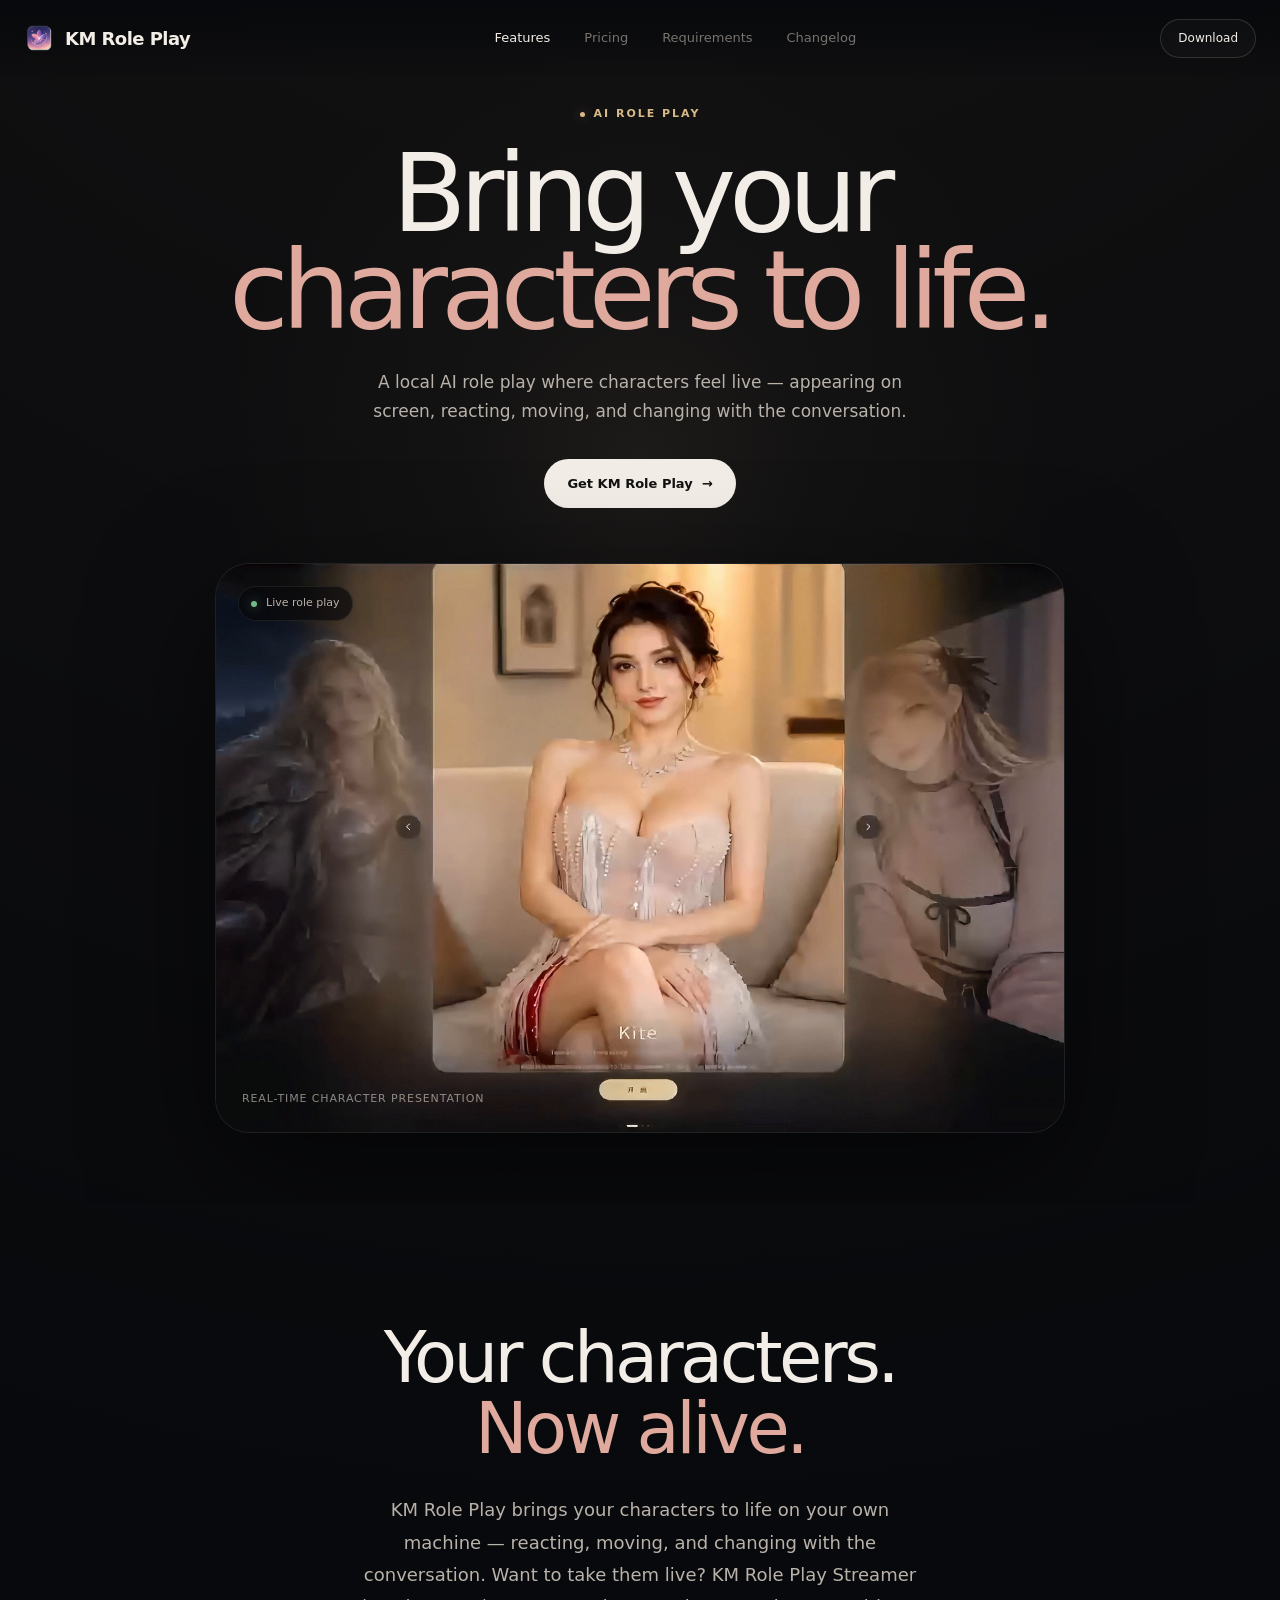
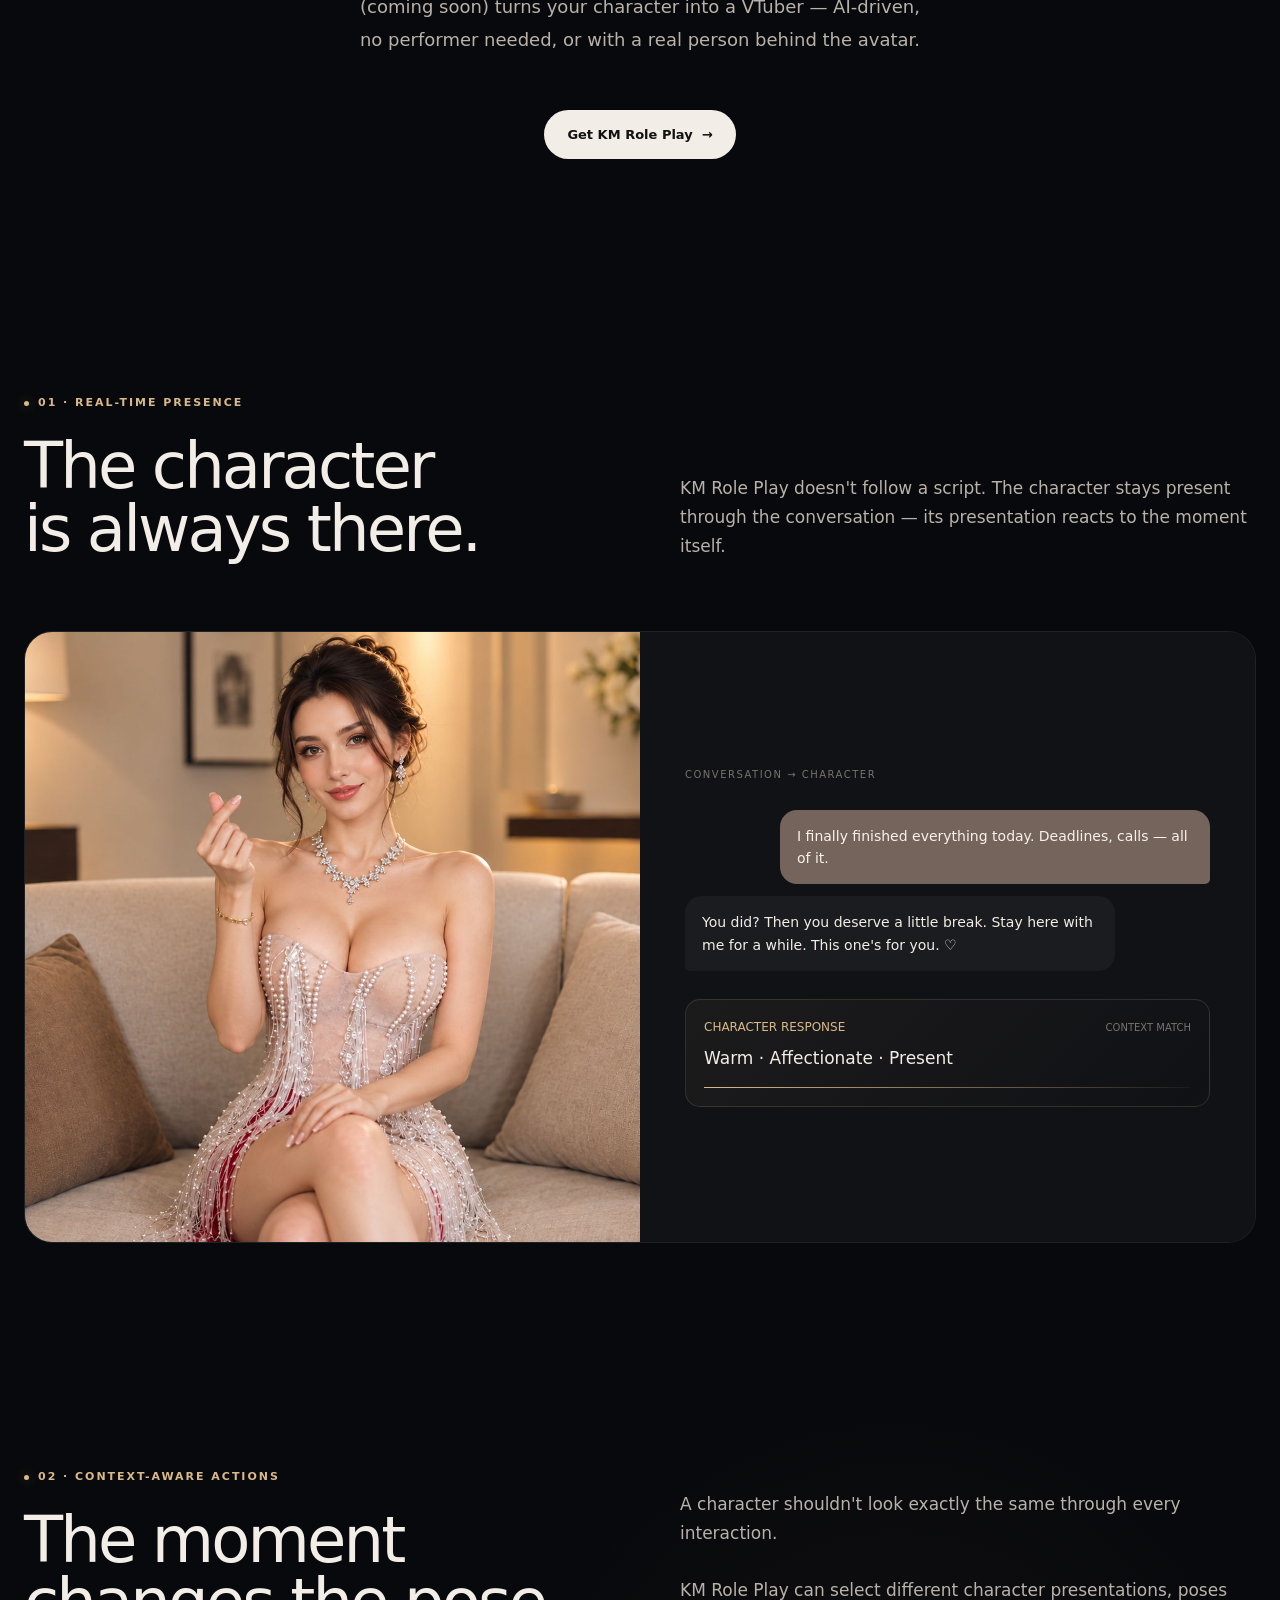
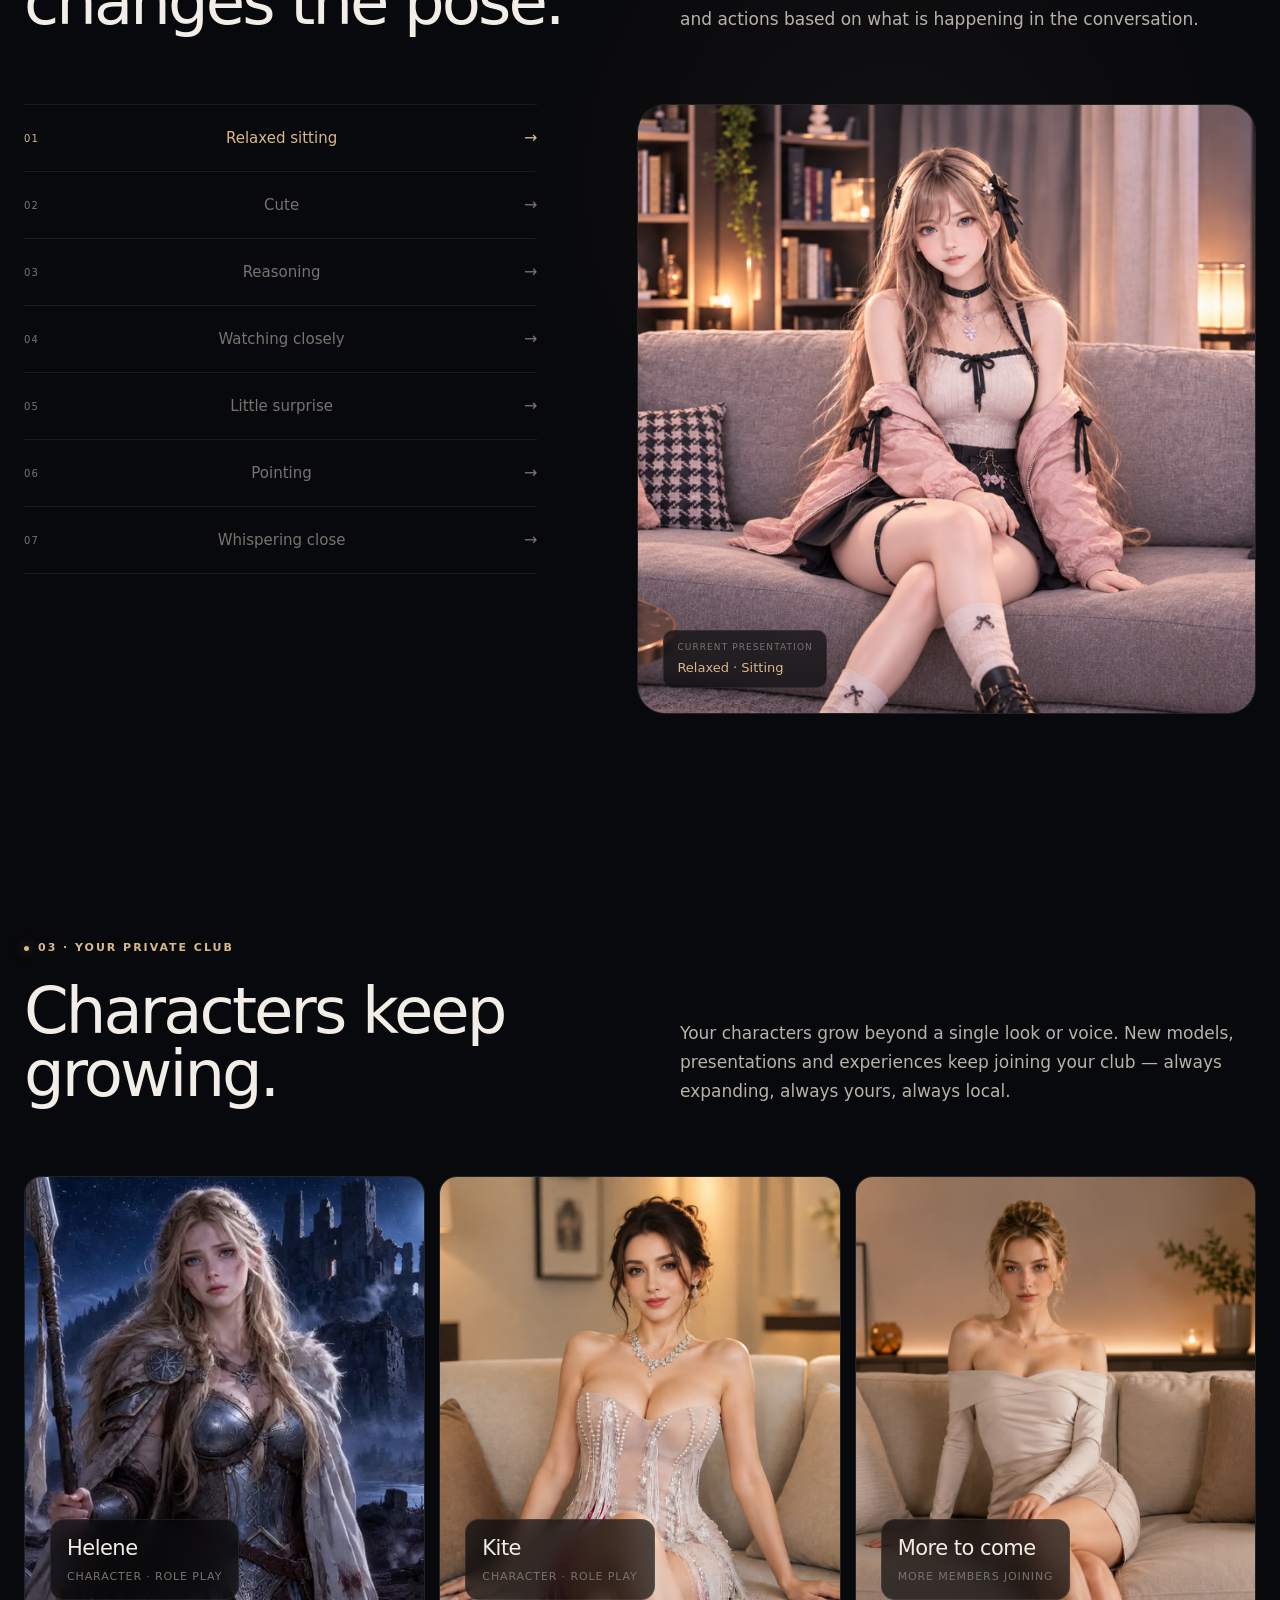
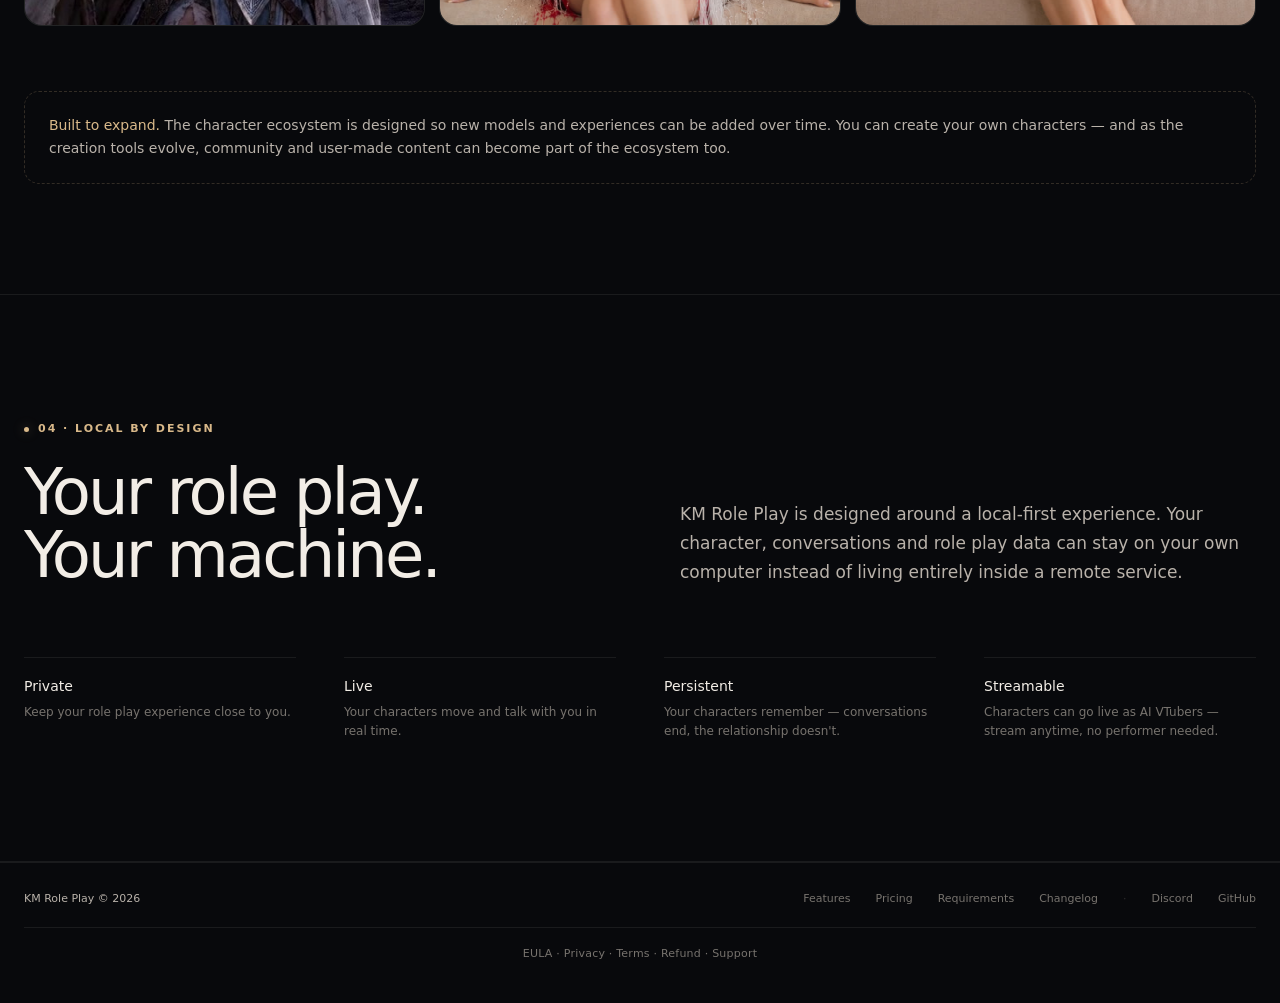
<file: index.html>
<!DOCTYPE html>
<html lang="en">
<head>
  <meta charset="UTF-8" />
  <meta name="viewport" content="width=device-width, initial-scale=1.0" />

  <title>KM Role Play — Bring AI Characters to Life</title>
  <meta
    name="description"
    content="A local AI role play experience where characters come alive, react to conversations, and move naturally with the moment."
  />

  <link rel="stylesheet" href="assets/css/main.css" />

  <link rel="icon" type="image/png" sizes="32x32" href="assets/images/favicon-32x32.png" />
  <link rel="icon" type="image/png" sizes="16x16" href="assets/images/favicon-16x16.png" />
  <link rel="apple-touch-icon" sizes="180x180" href="assets/images/apple-touch-icon.png" />
  <!-- SEO / social -->
  <link rel="canonical" href="https://kmroleplay.com/" />
  <meta property="og:type" content="website" />
  <meta property="og:site_name" content="KM Role Play" />
  <meta property="og:title" content="KM Role Play — Bring AI Characters to Life" />
  <meta property="og:description" content="A local AI role play experience where characters come alive, react to conversations, and move naturally with the moment." />
  <meta property="og:url" content="https://kmroleplay.com/" />
  <meta property="og:image" content="https://kmroleplay.com/assets/images/og-image.jpg" />
  <meta name="twitter:card" content="summary_large_image" />
  <meta name="twitter:title" content="KM Role Play — Bring AI Characters to Life" />
  <meta name="twitter:description" content="A local AI role play experience where characters come alive, react to conversations, and move naturally with the moment." />
  <meta name="twitter:image" content="https://kmroleplay.com/assets/images/og-image.jpg" />
  <script type="application/ld+json">
  {
    "@context": "https://schema.org",
    "@type": "SoftwareApplication",
    "name": "KM Role Play",
    "applicationCategory": "EntertainmentApplication",
    "operatingSystem": "Windows 10, Windows 11 (64-bit)",
    "description": "A local AI role play experience for Windows where characters come alive, react to conversations, and move naturally with the moment. Buy once, no subscription.",
    "offers": {
      "@type": "Offer",
      "price": "29.99",
      "priceCurrency": "USD"
    }
  }
  </script>
</head>
<!-- Google tag (gtag.js) -->
<script async src="https://www.googletagmanager.com/gtag/js?id=G-ML6RR45NYV"></script>
<script>
  window.dataLayer = window.dataLayer || [];
  function gtag(){dataLayer.push(arguments);}
  gtag('js', new Date());

  gtag('config', 'G-ML6RR45NYV');
</script>  
<body>

  <!-- Nav / footer are injected by assets/js/site.js (single source of truth) -->
  <div id="site-header"></div>

  <main>

    <!-- =======================================================
         HERO
    ======================================================== -->

    <section class="hero">

      <div class="container hero-content">

        <div class="eyebrow">
          AI Role Play
        </div>

        <h1 class="hero-title">
          Bring your<br />
          <span class="warm">characters to life.</span>
        </h1>

        <p class="hero-subtitle">
          A local AI role play where characters feel live — appearing on screen,
          reacting, moving, and changing with the conversation.
        </p>

        <div class="hero-actions">

          <a href="download-windows.html" class="button-primary">
            Get KM Role Play
            <span>→</span>
          </a>

        </div>


        <!--
          HERO DEMO VIDEO — assets/video/demo_site_ff.mp4
        -->

        <div class="hero-stage">

          <div class="stage-grid"></div>
          <div class="stage-noise"></div>

          <div class="stage-status">
            <span class="online-dot"></span>
            Live role play
          </div>

          <video
            class="hero-video"
            autoplay
            loop
            playsinline
            preload="metadata"
            poster="assets/video/demo_post.jpg"
          >
            <source src="assets/video/demo_site_ff.mp4" type="video/mp4" />
          </video>

          <div class="stage-caption">
            Real-time character presentation
          </div>

        </div>

      </div>

    </section>


    <!-- =====================================================
         INTRO
    ====================================================== -->

    <section class="intro" id="experience">

      <div class="container">

        <div class="intro-layout reveal">

          <h2 class="intro-big">
            Your characters.<br />
            <span>Now alive.</span>
          </h2>

          <p class="intro-copy">
            KM Role Play brings your characters to life on your own
            machine — reacting, moving, and changing with the
            conversation. Want to take them live? KM Role Play Streamer
            (coming soon) turns your character into a VTuber — AI-driven,
            no performer needed, or with a real person behind the avatar.
          </p>

          <div class="intro-actions">
            <a href="download-windows.html" class="button-primary">Get KM Role Play <span>→</span></a>
          </div>

        </div>

      </div>

    </section>


    <!-- =====================================================
         FEATURE 01
    ====================================================== -->

    <section class="feature-section" id="features">

      <div class="container">

        <div class="section-header reveal">

          <div>
            <div class="eyebrow">01 · Real-time presence</div>

            <h2 class="section-title" style="margin-top: 22px;">
              The character<br />
              is always there.
            </h2>
          </div>

          <p class="section-copy">
            KM Role Play doesn't follow a script. The character stays
            present through the conversation — its presentation reacts
            to the moment itself.
          </p>

        </div>


        <div class="feature-demo reveal">

          <div class="demo-visual">

            <div class="demo-live">
              <span>●</span>&nbsp; LIVE
            </div>

            <!-- Replace with real video -->
            <div class="demo-character"></div>

          </div>


          <div class="chat-panel">

            <div class="chat-label">
              Conversation → Character
            </div>

            <div class="message user">
              I finally finished everything today. Deadlines, calls — all of it.
            </div>

            <div class="message ai">
              You did? Then you deserve a little break.
              Stay here with me for a while. This one's for you. ♡
            </div>

            <div class="action-card">

              <div class="action-card-top">

                <div class="action-title">
                  CHARACTER RESPONSE
                </div>

                <div class="action-state">
                  CONTEXT MATCH
                </div>

              </div>

              <div class="action-name">
                Warm · Affectionate · Present
              </div>

              <div class="action-line"></div>

            </div>

          </div>

        </div>

      </div>

    </section>


    <!-- =====================================================
         FEATURE 02 — ACTIONS
    ====================================================== -->

    <section class="pose-section" id="actions">

      <div class="container">

        <div class="section-header reveal">

          <div>
            <div class="eyebrow">
              02 · Context-aware actions
            </div>

            <h2 class="section-title" style="margin-top: 22px;">
              The moment<br />
              changes the pose.
            </h2>
          </div>

          <p class="section-copy">
            A character shouldn't look exactly the same through
            every interaction.
            <br /><br />
            KM Role Play can select different character presentations,
            poses and actions based on what is happening in the
            conversation.
          </p>

        </div>


        <div class="pose-layout">

          <div class="pose-list reveal">

              <div class="pose-item active">
                <span class="pose-item-number">01</span>
                <span class="pose-item-name">Relaxed sitting</span>
                <span>→</span>
              </div>

              <div class="pose-item">
                <span class="pose-item-number">02</span>
                <span class="pose-item-name">Cute</span>
                <span>→</span>
              </div>

              <div class="pose-item">
                <span class="pose-item-number">03</span>
                <span class="pose-item-name">Reasoning</span>
                <span>→</span>
              </div>

              <div class="pose-item">
                <span class="pose-item-number">04</span>
                <span class="pose-item-name">Watching closely</span>
                <span>→</span>
              </div>

              <div class="pose-item">
                <span class="pose-item-number">05</span>
                <span class="pose-item-name">Little surprise</span>
                <span>→</span>
              </div>

              <div class="pose-item">
                <span class="pose-item-number">06</span>
                <span class="pose-item-name">Pointing</span>
                <span>→</span>
              </div>

              <div class="pose-item">
                <span class="pose-item-number">07</span>
                <span class="pose-item-name">Whispering close</span>
                <span>→</span>
              </div>

            </div>


          <div class="pose-visual reveal">

            <div class="pose-character"></div>

            <div class="pose-tag">

              <div class="pose-tag-label">
                Current presentation
              </div>

              <div class="pose-tag-value">
                Relaxed · Sitting
              </div>

            </div>

          </div>

        </div>

      </div>

    </section>


    <!-- =====================================================
         FEATURE 03 — EXTENSIBLE CHARACTERS
    ====================================================== -->

    <section class="library-section" id="characters">

      <div class="container">

        <div class="section-header reveal">

          <div>

            <div class="eyebrow">
              03 · Your private club
            </div>

            <h2 class="section-title" style="margin-top: 22px;">
              Characters keep<br />
              growing.
            </h2>

          </div>

          <p class="section-copy">
            Your characters grow beyond a single look or voice.
            New models, presentations and experiences keep joining
            your club — always expanding, always yours, always local.
          </p>

        </div>


        <div class="library-grid">

          <article class="library-card reveal">

            <div class="library-person fill" style="background-image: url('assets/images/ft-c-helene.jpg'); background-position: top center;"></div>

            <div class="library-meta">

              <div class="library-name">
                Helene
              </div>

              <div class="library-type">
                Character · Role Play
              </div>

            </div>

          </article>


          <article class="library-card reveal">

            <div class="library-person fill" style="background-image: url('assets/images/ft-c-evelyn.jpg');"></div>

            <div class="library-meta">

              <div class="library-name">
                Kite
              </div>

              <div class="library-type">
                Character · Role Play
              </div>

            </div>

          </article>


          <article class="library-card reveal">

            <div class="library-person fill" style="background-image: url('assets/images/ft-c-more.jpg');"></div>

            <div class="library-meta">

              <div class="library-name">
                More to come
              </div>

              <div class="library-type">
                More members joining
              </div>

            </div>

          </article>

        </div>


        <div class="library-future reveal">

          <strong>Built to expand.</strong>
          The character ecosystem is designed so new models and
          experiences can be added over time. You can create your
          own characters — and as the creation tools evolve, community
          and user-made content can become part of the ecosystem too.

        </div>

      </div>

    </section>


    <!-- =====================================================
         LOCAL
    ====================================================== -->

    <section class="local-section" id="local">

      <div class="container">

        <div class="section-header reveal">

          <div>
            <div class="eyebrow">
              04 · Local by design
            </div>

            <h2 class="section-title" style="margin-top: 22px;">
              Your role play.<br />
              Your machine.
            </h2>
          </div>

          <p class="section-copy">
            KM Role Play is designed around a local-first experience.
            Your character, conversations and role play data can
            stay on your own computer instead of living entirely
            inside a remote service.
          </p>

        </div>


        <div class="local-points reveal">

              <div class="local-point">

                <div class="local-point-title">
                  Private
                </div>

                <div class="local-point-copy">
                  Keep your role play experience close to you.
                </div>

              </div>


              <div class="local-point">

                <div class="local-point-title">
                  Live
                </div>

                <div class="local-point-copy">
                  Your characters move and talk with you
                  in real time.
                </div>

              </div>


              <div class="local-point">

                <div class="local-point-title">
                  Persistent
                </div>

                <div class="local-point-copy">
                  Your characters remember — conversations end,
                  the relationship doesn't.
                </div>

              </div>


              <div class="local-point">

                <div class="local-point-title">
                  Streamable
                </div>

                <div class="local-point-copy">
                  Characters can go live as AI VTubers —
                  stream anytime, no performer needed.
                </div>

              </div>

        </div>

      </div>

    </section>

  </main>

  <div id="site-footer"></div>

  <script src="assets/js/site.js"></script>

</body>
</html>
</file>
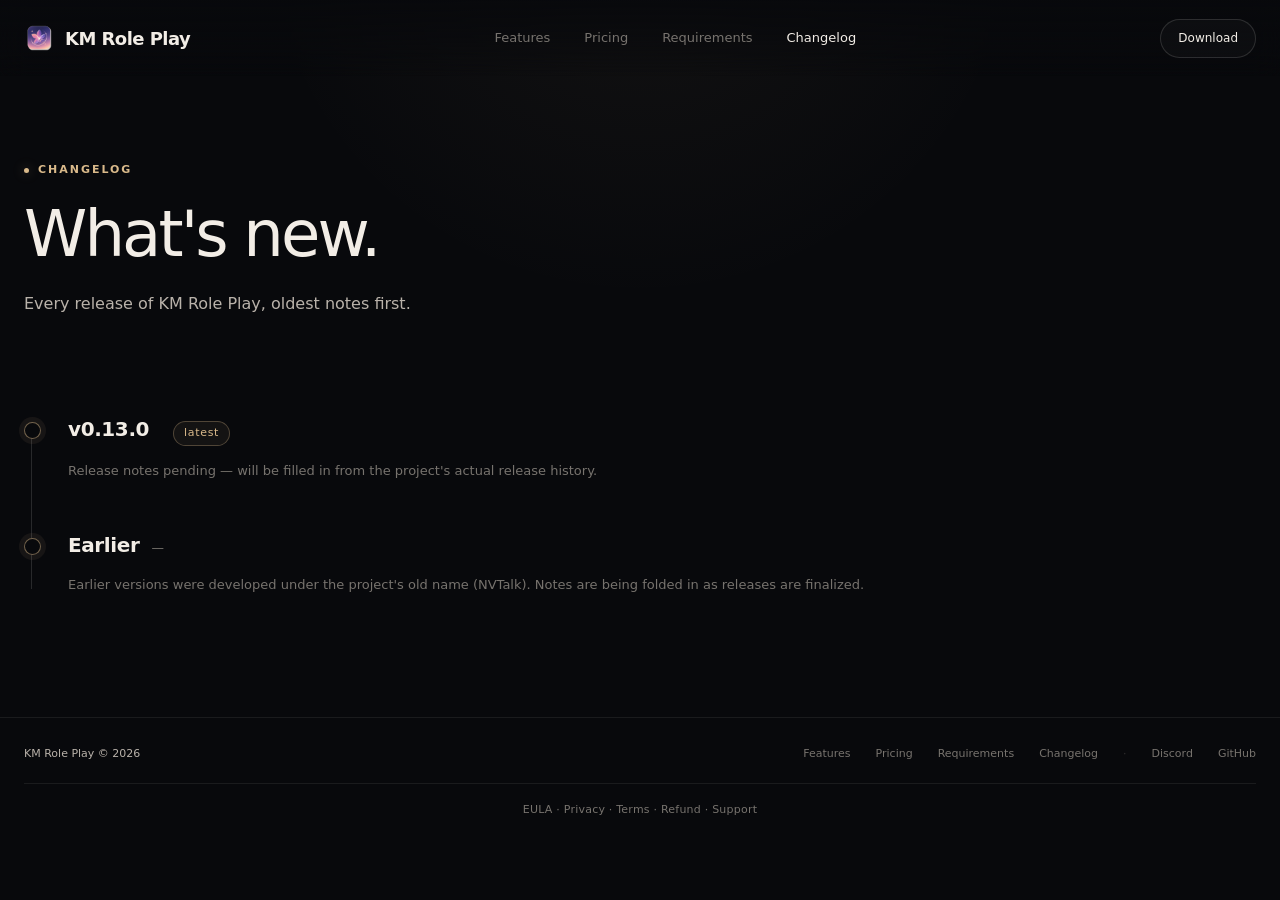
<file: changelog.html>
<!DOCTYPE html>
<html lang="en">
<head>
  <meta charset="UTF-8" />
  <meta name="viewport" content="width=device-width, initial-scale=1.0" />

  <title>Changelog — KM Role Play</title>
  <meta
    name="description"
    content="KM Role Play changelog. What changed in each release."
  />

  <link rel="stylesheet" href="assets/css/main.css" />

  <link rel="icon" type="image/png" sizes="32x32" href="assets/images/favicon-32x32.png" />
  <link rel="icon" type="image/png" sizes="16x16" href="assets/images/favicon-16x16.png" />
  <link rel="apple-touch-icon" sizes="180x180" href="assets/images/apple-touch-icon.png" />
  <!-- SEO / social -->
  <link rel="canonical" href="https://kmroleplay.com/changelog.html" />
  <meta property="og:type" content="website" />
  <meta property="og:site_name" content="KM Role Play" />
  <meta property="og:title" content="Changelog — KM Role Play" />
  <meta property="og:description" content="KM Role Play changelog. What changed in each release." />
  <meta property="og:url" content="https://kmroleplay.com/changelog.html" />
  <meta property="og:image" content="https://kmroleplay.com/assets/images/og-image.jpg" />
  <meta name="twitter:card" content="summary_large_image" />
  <meta name="twitter:title" content="Changelog — KM Role Play" />
  <meta name="twitter:description" content="KM Role Play changelog. What changed in each release." />
  <meta name="twitter:image" content="https://kmroleplay.com/assets/images/og-image.jpg" />
</head>
<body>

  <div id="site-header"></div>

  <main class="page">

    <div class="container">

      <div class="page-head reveal">

        <div class="eyebrow">Changelog</div>

        <h1 class="page-title">
          What's new.
        </h1>

        <p class="page-copy">
          Every release of KM Role Play, oldest notes first.
          <!-- TODO: decide whether this page stays hand-written or
               gets wired to GitHub Releases via the API. If the ladder,
               keep this HTML as the fallback layout. -->
        </p>

      </div>


      <!-- =====================================================
           RELEASES
           TODO: fill real notes per release. v0.13.0 is the latest
           known version (from the in-app footer).
      ====================================================== -->

      <div class="page-section reveal">

        <div class="changelog">

          <div class="release">

            <div class="release-head">
              <span class="release-version">v0.13.0</span>
              <span class="release-date"><!-- TODO: date --></span>
              <span class="tag warn">latest</span>
            </div>

            <div class="release-notes">
              <!-- TODO: real notes for v0.13.0 -->
              <p class="muted">Release notes pending — will be filled in from the project's actual release history.</p>
            </div>

          </div>

          <div class="release">

            <div class="release-head">
              <span class="release-version">Earlier</span>
              <span class="release-date">—</span>
            </div>

            <div class="release-notes">
              <p class="muted">
                Earlier versions were developed under the project's old
                name (NVTalk). Notes are being folded in as releases are
                finalized.
              </p>
            </div>

          </div>

        </div>

      </div>

    </div>

  </main>

  <div id="site-footer"></div>

  <script src="assets/js/site.js"></script>

</body>
</html>
</file>
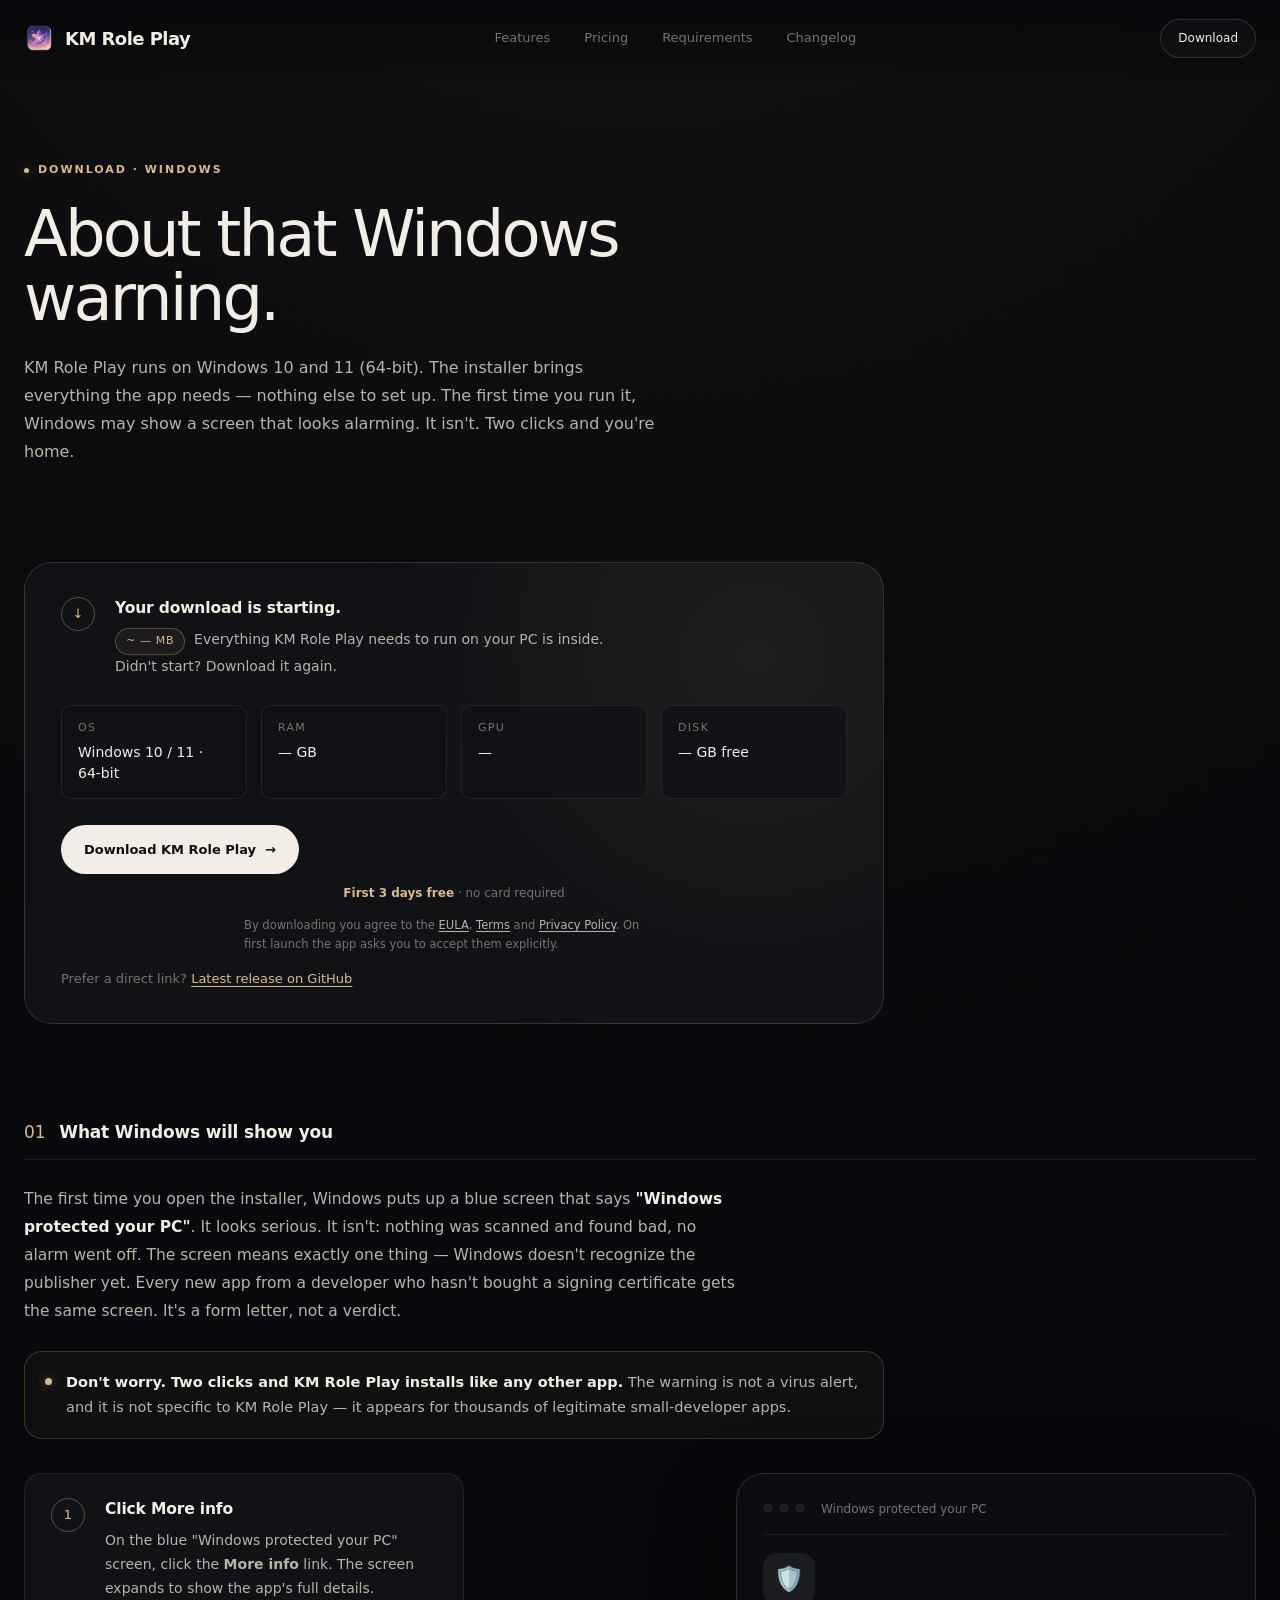
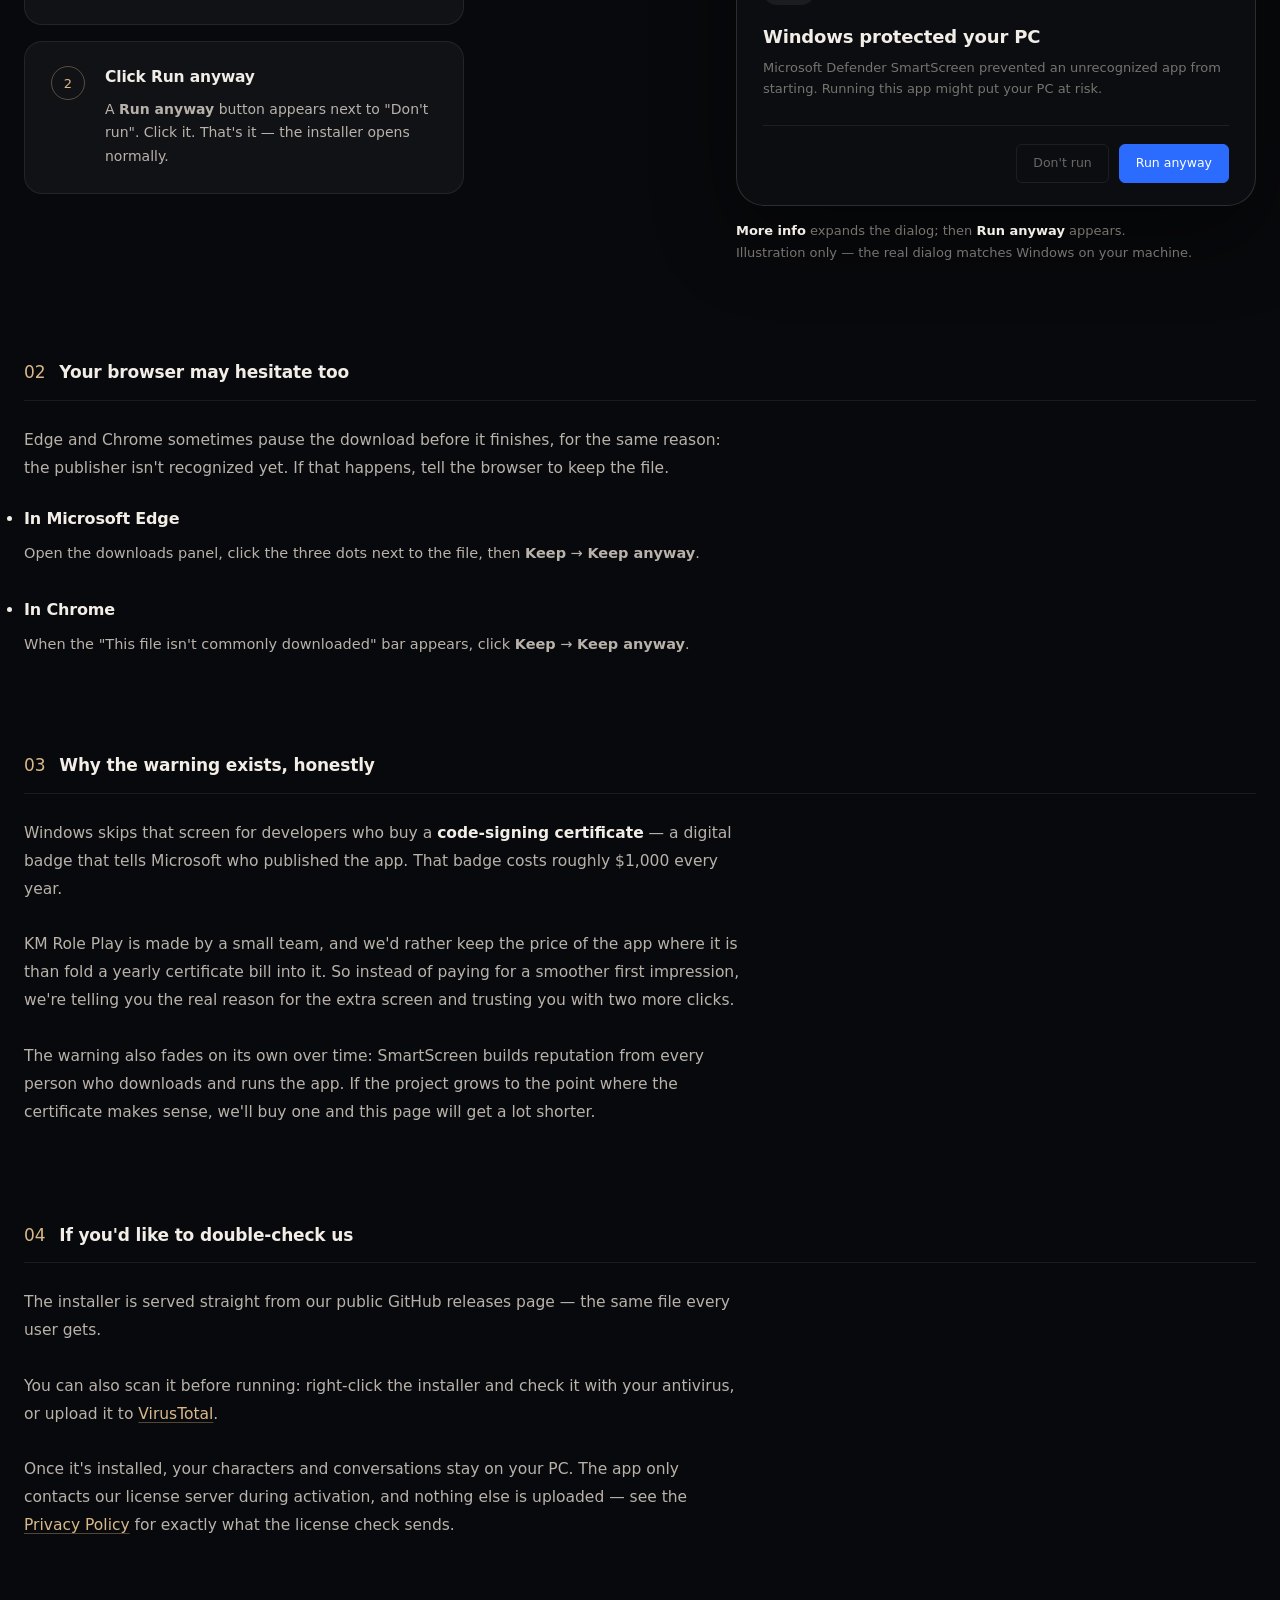
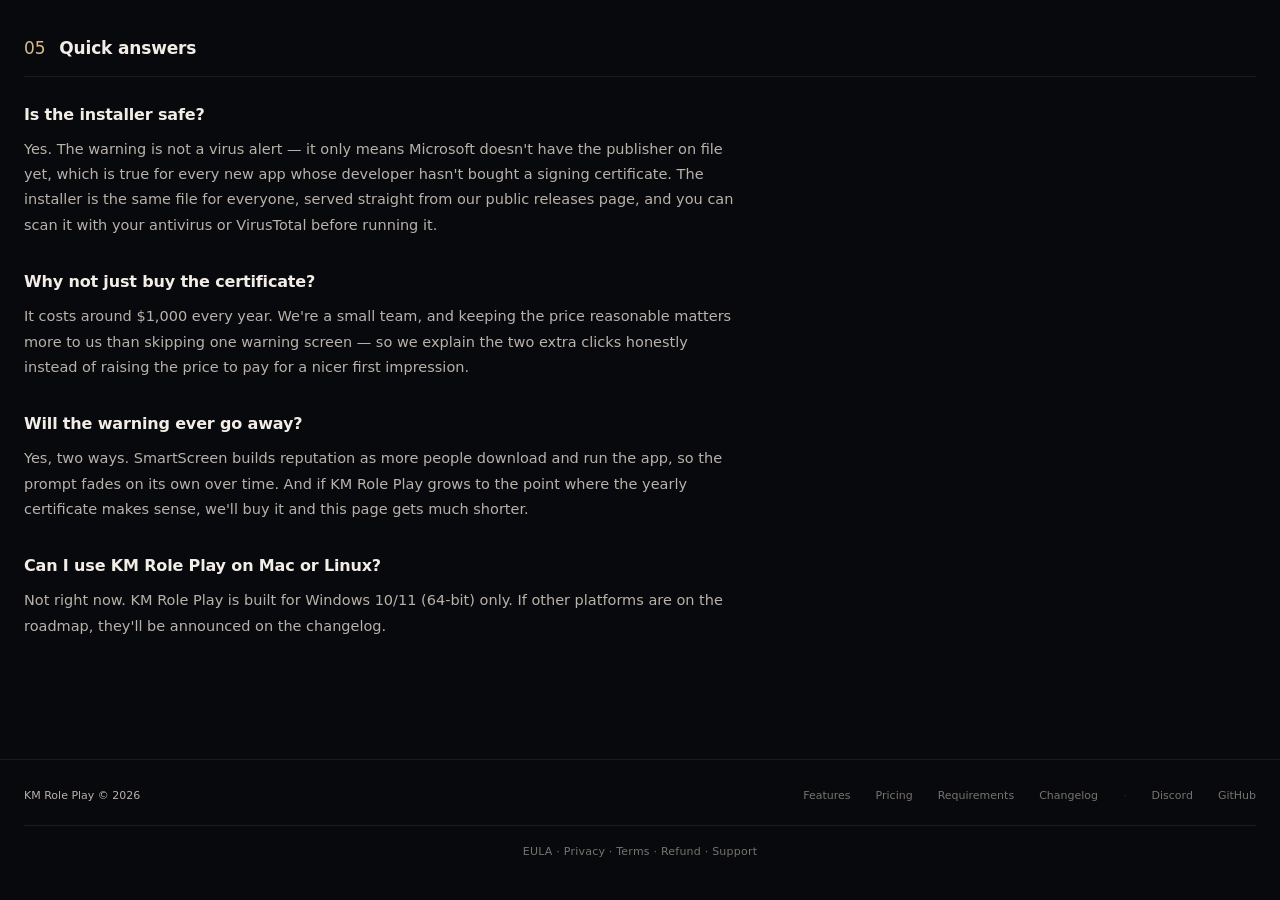
<file: download-windows.html>
<!DOCTYPE html>
<html lang="en">
<head>
  <meta charset="UTF-8" />
  <meta name="viewport" content="width=device-width, initial-scale=1.0" />

  <title>Download for Windows — KM Role Play</title>
  <meta
    name="description"
    content="Download KM Role Play for Windows 10/11. Everything the app needs is inside the installer. Here's what Windows will ask you the first time, and why."
  />

  <link rel="stylesheet" href="assets/css/main.css" />

  <link rel="icon" type="image/png" sizes="32x32" href="assets/images/favicon-32x32.png" />
  <link rel="icon" type="image/png" sizes="16x16" href="assets/images/favicon-16x16.png" />
  <link rel="apple-touch-icon" sizes="180x180" href="assets/images/apple-touch-icon.png" />
  <!-- SEO / social -->
  <link rel="canonical" href="https://kmroleplay.com/download-windows.html" />
  <meta property="og:type" content="website" />
  <meta property="og:site_name" content="KM Role Play" />
  <meta property="og:title" content="Download for Windows — KM Role Play" />
  <meta property="og:description" content="Download KM Role Play for Windows 10/11. Everything the app needs is inside the installer. Here&#x27;s what Windows will ask you the first time, and why." />
  <meta property="og:url" content="https://kmroleplay.com/download-windows.html" />
  <meta property="og:image" content="https://kmroleplay.com/assets/images/og-image.jpg" />
  <meta name="twitter:card" content="summary_large_image" />
  <meta name="twitter:title" content="Download for Windows — KM Role Play" />
  <meta name="twitter:description" content="Download KM Role Play for Windows 10/11. Everything the app needs is inside the installer. Here&#x27;s what Windows will ask you the first time, and why." />
  <meta name="twitter:image" content="https://kmroleplay.com/assets/images/og-image.jpg" />
</head>
<body>

  <div id="site-header"></div>

  <main class="page">

    <div class="container">

      <div class="page-head reveal">

        <div class="eyebrow">Download · Windows</div>

        <h1 class="page-title">
          About that Windows<br />
          warning.
        </h1>

        <p class="page-copy">
          KM Role Play runs on Windows 10 and 11 (64-bit). The installer
          brings everything the app needs — nothing else to set up.
          The first time you run it, Windows may show a screen that looks
          alarming. It isn't. Two clicks and you're home.
        </p>

      </div>


      <!-- =====================================================
           DOWNLOAD PANEL
      ====================================================== -->

      <div class="page-section reveal">

        <div class="download-panel">

          <div class="step-card" style="border:0; padding:0; background:transparent;">

            <div class="step-num">↓</div>

            <div>
              <h3>Your download is starting.</h3>

              <p>
                <!-- TODO: real file size once the installer is packaged,
                     and a real release URL (GitHub Releases or your server). -->
                <span class="tag warn">~ — MB</span>&nbsp;
                Everything KM Role Play needs to run on your PC is inside.
                <br />
                Didn't start? <a href="#download">Download it again</a>.
              </p>
            </div>

          </div>

          <div class="dl-requirements-row">

            <div class="dl-req">
              <div class="k">OS</div>
              <div class="v">Windows 10 / 11 · 64-bit</div>
            </div>

            <!-- TODO: fill real numbers once verified -->
            <div class="dl-req">
              <div class="k">RAM</div>
              <div class="v">— GB</div>
            </div>

            <div class="dl-req">
              <div class="k">GPU</div>
              <div class="v">—</div>
            </div>

            <div class="dl-req">
              <div class="k">Disk</div>
              <div class="v">— GB free</div>
            </div>

          </div>

          <a href="#" class="button-primary" id="download" style="margin-top: 26px;">
            Download KM Role Play
            <span>→</span>
          </a>

          <div class="tier-trial">
            <strong>First 3 days free</strong> · no card required
          </div>

          <p class="dl-legal-note">
            By downloading you agree to the
            <a href="eula.html">EULA</a>,
            <a href="terms.html">Terms</a>
            and
            <a href="privacy.html">Privacy Policy</a>.
            On first launch the app asks you to accept them explicitly.
          </p>

          <!-- TODO: real links -->
          <div class="download-alt">
            Prefer a direct link? <a href="#">Latest release on GitHub</a>
          </div>

        </div>

      </div>


      <!-- =====================================================
           WHAT WINDOWS WILL SHOW YOU
      ====================================================== -->

      <div class="page-section reveal">

        <div class="page-section-title"><span class="n">01</span> What Windows will show you</div>

        <p class="prose">
          The first time you open the installer, Windows puts up a blue
          screen that says <strong>"Windows protected your PC"</strong>.
          It looks serious. It isn't: nothing was scanned and found bad,
          no alarm went off. The screen means exactly one thing —
          Windows doesn't recognize the publisher yet. Every new app
          from a developer who hasn't bought a signing certificate
          gets the same screen. It's a form letter, not a verdict.
        </p>

        <div class="notice" style="margin-top: 26px;">
          <span class="dot"></span>
          <div>
            <strong>Don't worry. Two clicks and KM Role Play installs like any other app.</strong>
            The warning is not a virus alert, and it is not specific
            to KM Role Play — it appears for thousands of legitimate
            small-developer apps.
          </div>
        </div>

        <div class="dl-demo">

          <div class="step-list">

            <div class="step-card">
              <div class="step-num">1</div>
              <div>
                <h3>Click More info</h3>
                <p>
                  On the blue "Windows protected your PC" screen, click
                  the <strong>More info</strong> link. The screen
                  expands to show the app's full details.
                </p>
              </div>
            </div>

            <div class="step-card">
              <div class="step-num">2</div>
              <div>
                <h3>Click Run anyway</h3>
                <p>
                  A <strong>Run anyway</strong> button appears next to
                  "Don't run". Click it. That's it — the installer
                  opens normally.
                </p>
              </div>
            </div>

          </div>

          <!-- Illustration of the SmartScreen dialog (not a screenshot) -->
          <div>

            <div class="smartscreen-mock">

              <div class="smartscreen-bar">
                <span class="window-dots"><span></span><span></span><span></span></span>
                Windows protected your PC
              </div>

              <div class="smartscreen-icon">🛡️</div>

              <div class="smartscreen-title">
                Windows protected your PC
              </div>

              <div class="smartscreen-sub">
                Microsoft Defender SmartScreen prevented an unrecognized
                app from starting. Running this app might put your PC at risk.
              </div>

              <div class="smartscreen-actions">
                <span class="smart-btn ghost">Don't run</span>
                <span class="smart-btn primary">Run anyway</span>
              </div>

            </div>

            <p class="smart-btn-text">
              <strong>More info</strong> expands the dialog; then
              <strong>Run anyway</strong> appears. Illustration only —
              the real dialog matches Windows on your machine.
            </p>

          </div>

        </div>

      </div>


      <!-- =====================================================
           YOUR BROWSER MAY HESITATE TOO
      ====================================================== -->

      <div class="page-section reveal">

        <div class="page-section-title"><span class="n">02</span> Your browser may hesitate too</div>

        <p class="prose">
          Edge and Chrome sometimes pause the download before it finishes,
          for the same reason: the publisher isn't recognized yet. If that
          happens, tell the browser to keep the file.
        </p>

        <ul class="faq-list" style="margin-top: 24px;">
          <li class="faq-item">
            <h3>In Microsoft Edge</h3>
            <p>
              Open the downloads panel, click the three dots next to the
              file, then <strong>Keep</strong> → <strong>Keep anyway</strong>.
            </p>
          </li>
          <li class="faq-item">
            <h3>In Chrome</h3>
            <p>
              When the "This file isn't commonly downloaded" bar appears,
              click <strong>Keep</strong> → <strong>Keep anyway</strong>.
            </p>
          </li>
        </ul>

      </div>


      <!-- =====================================================
           WHY THE WARNING EXISTS
      ====================================================== -->

      <div class="page-section reveal">

        <div class="page-section-title"><span class="n">03</span> Why the warning exists, honestly</div>

        <p class="prose">
          <!-- TODO: confirm this matches your situation. If you DO buy a
               code-signing certificate, replace this whole section. -->
          Windows skips that screen for developers who buy a
          <strong>code-signing certificate</strong> — a digital badge that
          tells Microsoft who published the app. That badge costs roughly
          $1,000 every year.
          <br /><br />
          KM Role Play is made by a small team, and we'd rather keep the
          price of the app where it is than fold a yearly certificate bill
          into it. So instead of paying for a smoother first impression,
          we're telling you the real reason for the extra screen and
          trusting you with two more clicks.
          <br /><br />
          The warning also fades on its own over time: SmartScreen builds
          reputation from every person who downloads and runs the app. If
          the project grows to the point where the certificate makes
          sense, we'll buy one and this page will get a lot shorter.
        </p>

      </div>


      <!-- =====================================================
           IF YOU'D LIKE TO DOUBLE-CHECK US
      ====================================================== -->

      <div class="page-section reveal">

        <div class="page-section-title"><span class="n">04</span> If you'd like to double-check us</div>

        <p class="prose">
          <!-- TODO: real links once releases exist. -->
          The installer is served straight from our public GitHub releases
          page — the same file every user gets.
          <br /><br />
          You can also scan it before running: right-click the installer
          and check it with your antivirus, or upload it to
          <a href="https://www.virustotal.com/">VirusTotal</a>.
          <br /><br />
          Once it's installed, your characters and conversations stay on
          your PC. The app only contacts our license server during
          activation, and nothing else is uploaded — see the
          <a href="privacy.html">Privacy Policy</a> for exactly what
          the license check sends.
        </p>

      </div>


      <!-- =====================================================
           QUICK ANSWERS
      ====================================================== -->

      <div class="page-section reveal">

        <div class="page-section-title"><span class="n">05</span> Quick answers</div>

        <div class="faq-list">

          <div class="faq-item">
            <h3>Is the installer safe?</h3>
            <p>
              Yes. The warning is not a virus alert — it only means
              Microsoft doesn't have the publisher on file yet, which is
              true for every new app whose developer hasn't bought a
              signing certificate. The installer is the same file for
              everyone, served straight from our public releases page,
              and you can scan it with your antivirus or VirusTotal
              before running it.
            </p>
          </div>

          <div class="faq-item">
            <h3>Why not just buy the certificate?</h3>
            <p>
              It costs around $1,000 every year. We're a small team, and
              keeping the price reasonable matters more to us than
              skipping one warning screen — so we explain the two extra
              clicks honestly instead of raising the price to pay for a
              nicer first impression.
            </p>
          </div>

          <div class="faq-item">
            <h3>Will the warning ever go away?</h3>
            <p>
              Yes, two ways. SmartScreen builds reputation as more people
              download and run the app, so the prompt fades on its own
              over time. And if KM Role Play grows to the point where
              the yearly certificate makes sense, we'll buy it and this
              page gets much shorter.
            </p>
          </div>

          <div class="faq-item">
            <h3>Can I use KM Role Play on Mac or Linux?</h3>
            <p>
              Not right now. KM Role Play is built for Windows 10/11
              (64-bit) only. If other platforms are on the roadmap,
              they'll be announced on the
              <a href="changelog.html">changelog</a>.
            </p>
          </div>

        </div>

      </div>

    </div>

  </main>

  <div id="site-footer"></div>

  <script src="assets/js/site.js"></script>

</body>
</html>
</file>
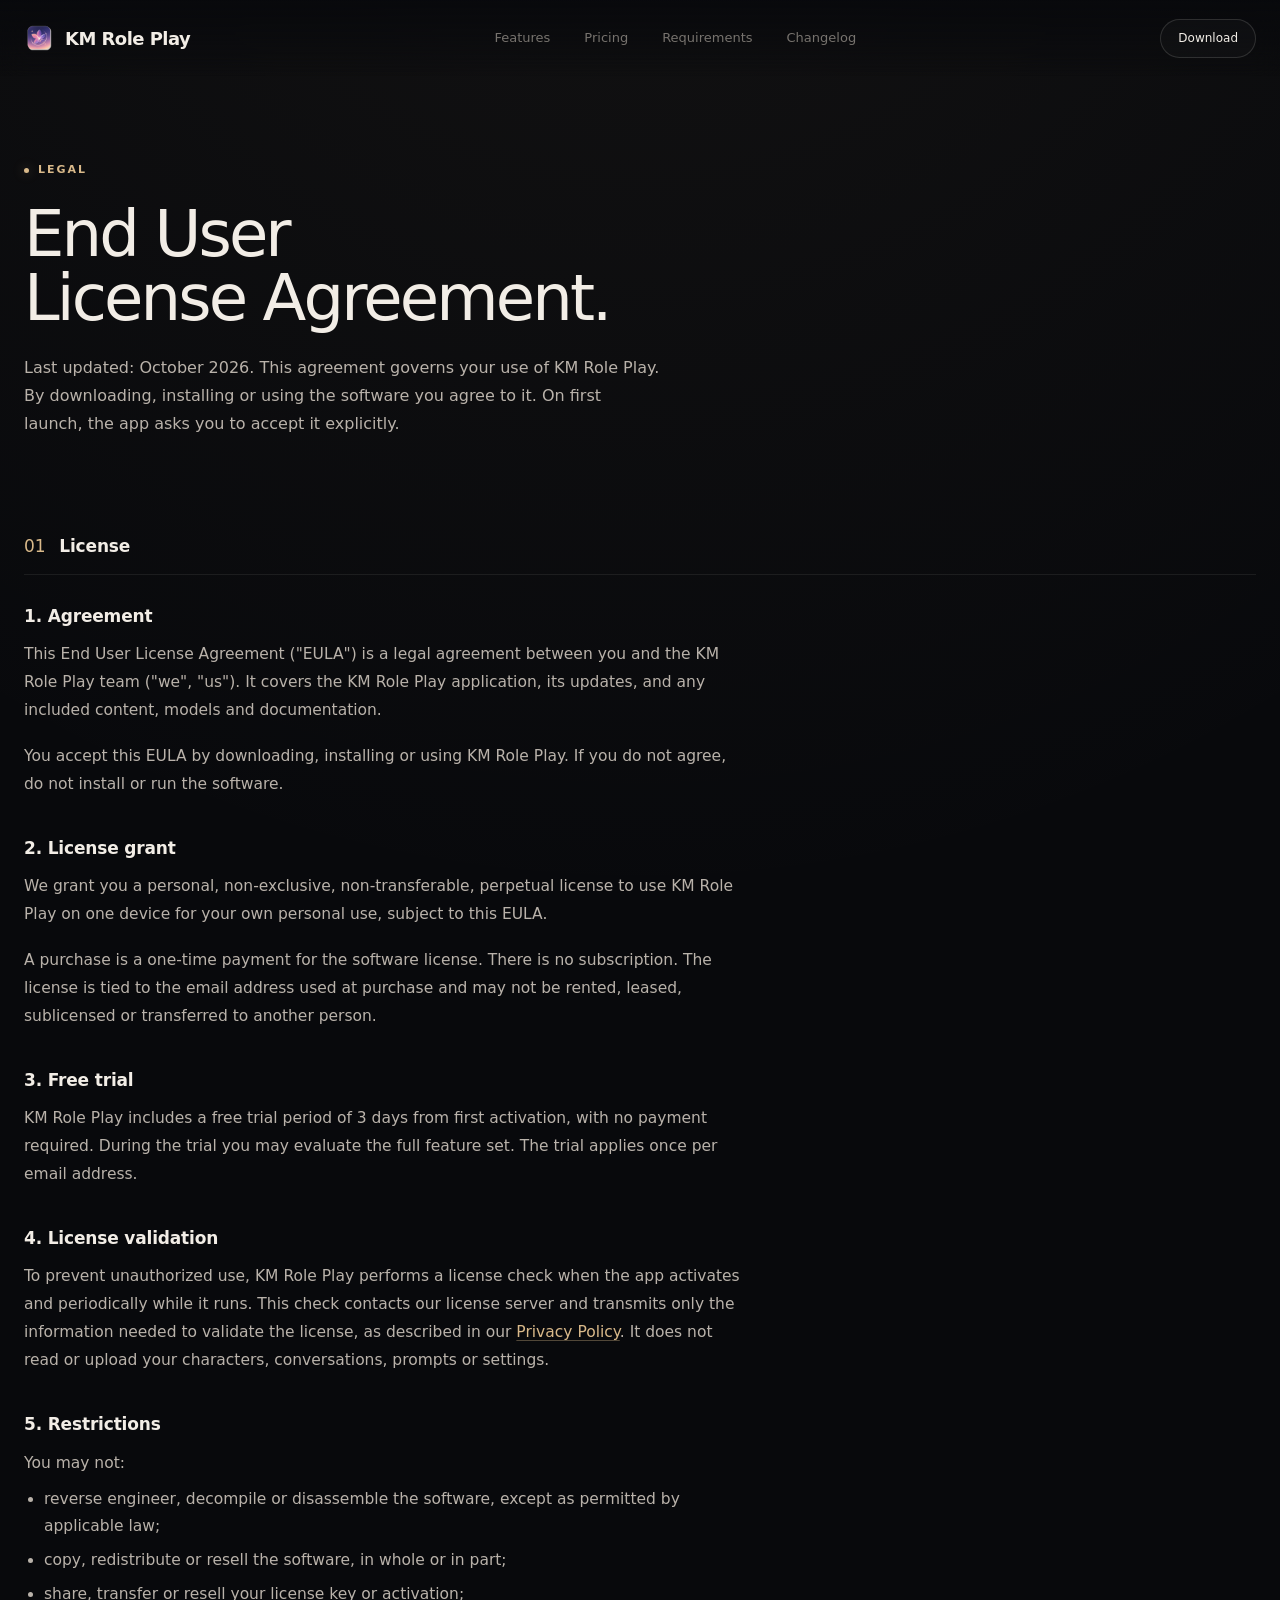
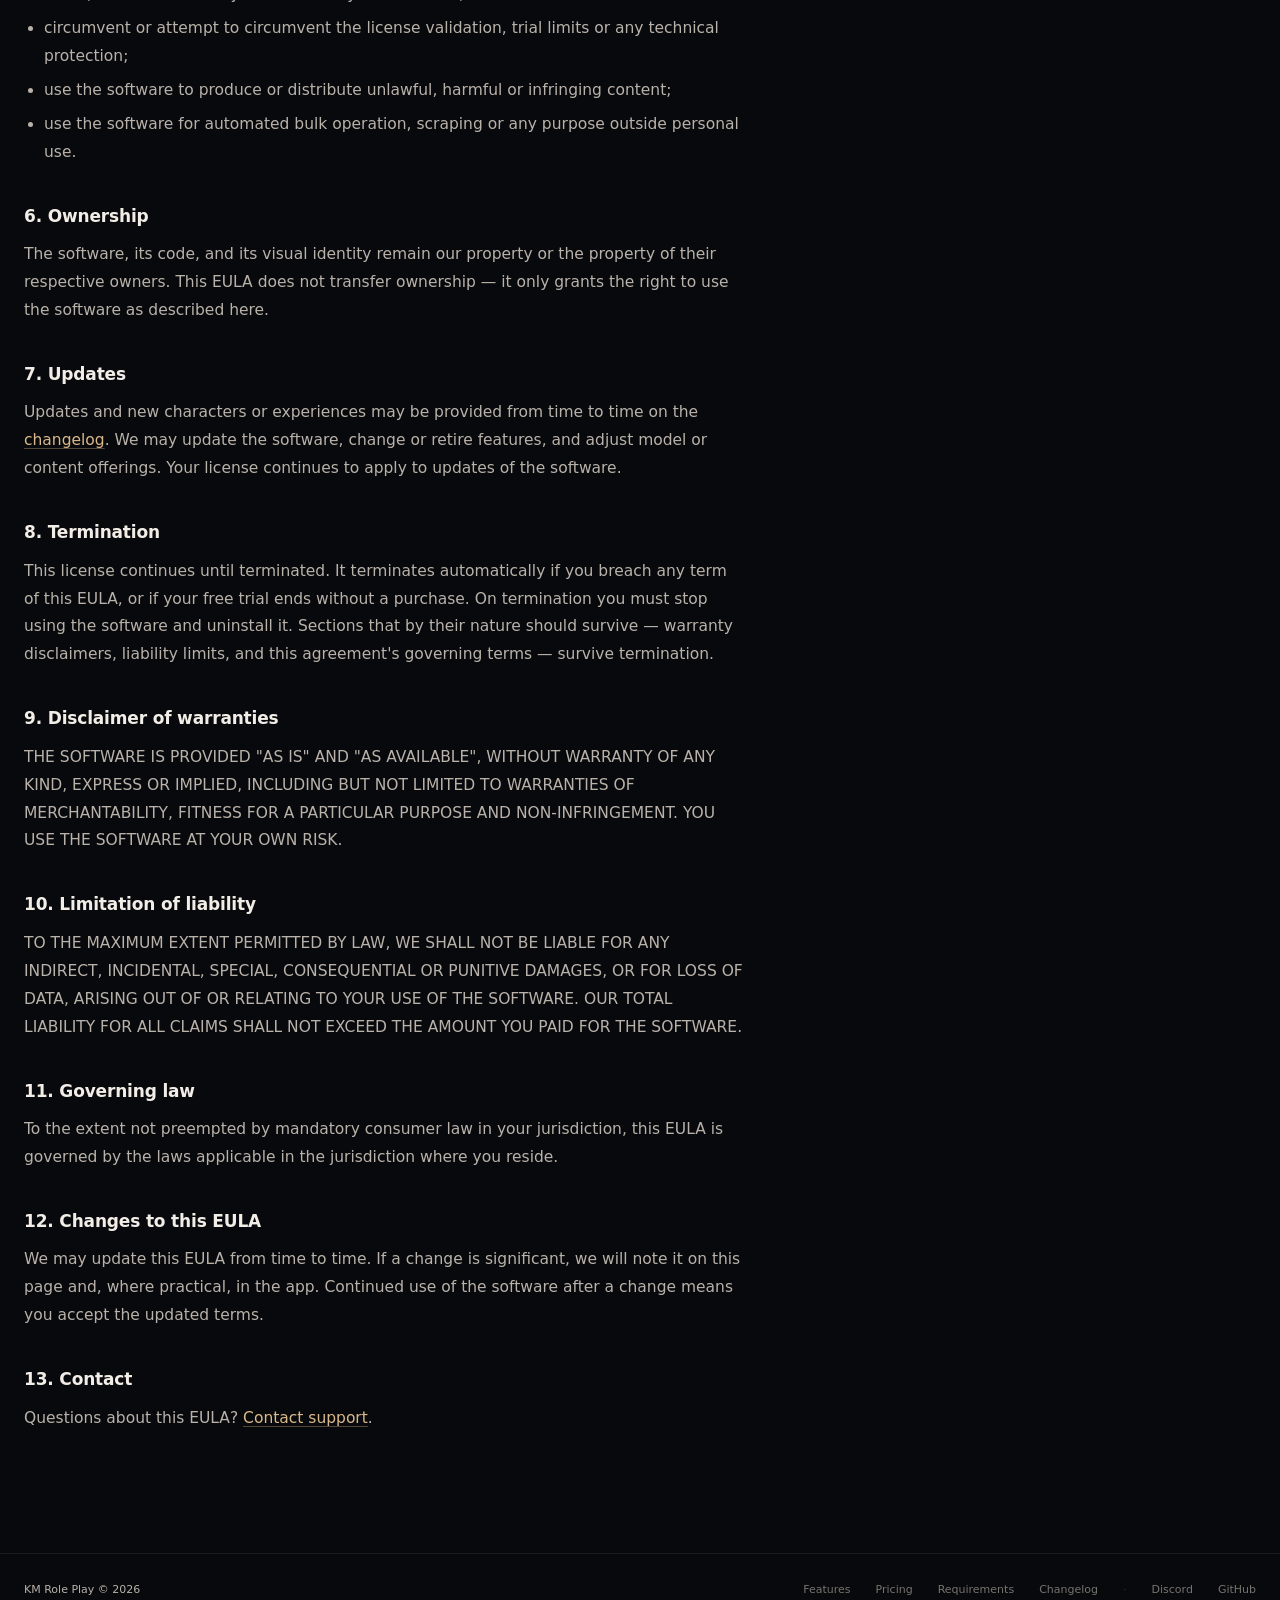
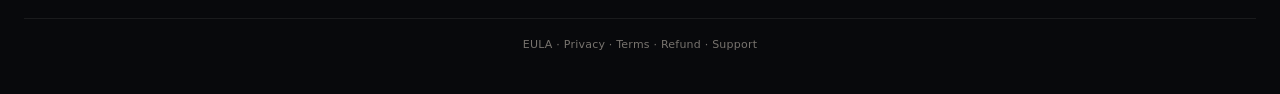
<file: eula.html>
<!DOCTYPE html>
<html lang="en">
<head>
  <meta charset="UTF-8" />
  <meta name="viewport" content="width=device-width, initial-scale=1.0" />

  <title>End User License Agreement — KM Role Play</title>
  <meta
    name="description"
    content="KM Role Play end user license agreement. What your license covers, the free trial, license checks, restrictions and warranty terms."
  />

  <link rel="stylesheet" href="assets/css/main.css" />

  <link rel="icon" type="image/png" sizes="32x32" href="assets/images/favicon-32x32.png" />
  <link rel="icon" type="image/png" sizes="16x16" href="assets/images/favicon-16x16.png" />
  <link rel="apple-touch-icon" sizes="180x180" href="assets/images/apple-touch-icon.png" />
  <!-- SEO / social -->
  <link rel="canonical" href="https://kmroleplay.com/eula.html" />
  <meta property="og:type" content="website" />
  <meta property="og:site_name" content="KM Role Play" />
  <meta property="og:title" content="End User License Agreement — KM Role Play" />
  <meta property="og:description" content="KM Role Play end user license agreement. What your license covers, the free trial, license checks, restrictions and warranty terms." />
  <meta property="og:url" content="https://kmroleplay.com/eula.html" />
  <meta property="og:image" content="https://kmroleplay.com/assets/images/og-image.jpg" />
  <meta name="twitter:card" content="summary_large_image" />
  <meta name="twitter:title" content="End User License Agreement — KM Role Play" />
  <meta name="twitter:description" content="KM Role Play end user license agreement. What your license covers, the free trial, license checks, restrictions and warranty terms." />
  <meta name="twitter:image" content="https://kmroleplay.com/assets/images/og-image.jpg" />
</head>
<body>

  <div id="site-header"></div>

  <main class="page">

    <div class="container">

      <div class="page-head reveal">

        <div class="eyebrow">Legal</div>

        <h1 class="page-title">
          End User<br />
          License Agreement.
        </h1>

        <p class="page-copy">
          Last updated: October 2026. This agreement governs your use of
          KM Role Play. By downloading, installing or using the software
          you agree to it. On first launch, the app asks you to accept
          it explicitly.
        </p>

      </div>

      <div class="page-section reveal">

        <div class="page-section-title"><span class="n">01</span> License</div>

        <div class="prose">

          <h3>1. Agreement</h3>
          <p>
            This End User License Agreement ("EULA") is a legal agreement
            between you and the KM Role Play team ("we", "us"). It covers
            the KM Role Play application, its updates, and any included
            content, models and documentation.
          </p>
          <p>
            You accept this EULA by downloading, installing or using KM
            Role Play. If you do not agree, do not install or run the
            software.
          </p>

          <h3>2. License grant</h3>
          <p>
            We grant you a personal, non-exclusive, non-transferable,
            perpetual license to use KM Role Play on one device for your
            own personal use, subject to this EULA.
          </p>
          <p>
            A purchase is a one-time payment for the software license.
            There is no subscription. The license is tied to the email
            address used at purchase and may not be rented, leased,
            sublicensed or transferred to another person.
          </p>

          <h3>3. Free trial</h3>
          <p>
            KM Role Play includes a free trial period of 3 days from
            first activation, with no payment required. During the trial
            you may evaluate the full feature set. The trial applies once
            per email address.
          </p>

          <h3>4. License validation</h3>
          <p>
            To prevent unauthorized use, KM Role Play performs a license
            check when the app activates and periodically while it runs.
            This check contacts our license server and transmits only the
            information needed to validate the license, as described in
            our
            <a href="privacy.html">Privacy Policy</a>.
            It does not read or upload your characters, conversations,
            prompts or settings.
          </p>

          <h3>5. Restrictions</h3>
          <p>You may not:</p>
          <ul>
            <li>reverse engineer, decompile or disassemble the software, except as permitted by applicable law;</li>
            <li>copy, redistribute or resell the software, in whole or in part;</li>
            <li>share, transfer or resell your license key or activation;</li>
            <li>circumvent or attempt to circumvent the license validation, trial limits or any technical protection;</li>
            <li>use the software to produce or distribute unlawful, harmful or infringing content;</li>
            <li>use the software for automated bulk operation, scraping or any purpose outside personal use.</li>
          </ul>

          <h3>6. Ownership</h3>
          <p>
            The software, its code, and its visual identity remain our
            property or the property of their respective owners. This
            EULA does not transfer ownership — it only grants the right
            to use the software as described here.
          </p>

          <h3>7. Updates</h3>
          <p>
            Updates and new characters or experiences may be provided from
            time to time on the
            <a href="changelog.html">changelog</a>.
            We may update the software, change or retire features, and
            adjust model or content offerings. Your license continues to
            apply to updates of the software.
          </p>

          <h3>8. Termination</h3>
          <p>
            This license continues until terminated. It terminates
            automatically if you breach any term of this EULA, or if your
            free trial ends without a purchase. On termination you must
            stop using the software and uninstall it. Sections that by
            their nature should survive — warranty disclaimers, liability
            limits, and this agreement's governing terms — survive
            termination.
          </p>

          <h3>9. Disclaimer of warranties</h3>
          <p>
            THE SOFTWARE IS PROVIDED "AS IS" AND "AS AVAILABLE", WITHOUT
            WARRANTY OF ANY KIND, EXPRESS OR IMPLIED, INCLUDING BUT NOT
            LIMITED TO WARRANTIES OF MERCHANTABILITY, FITNESS FOR A
            PARTICULAR PURPOSE AND NON-INFRINGEMENT. YOU USE THE SOFTWARE
            AT YOUR OWN RISK.
          </p>

          <h3>10. Limitation of liability</h3>
          <p>
            TO THE MAXIMUM EXTENT PERMITTED BY LAW, WE SHALL NOT BE
            LIABLE FOR ANY INDIRECT, INCIDENTAL, SPECIAL, CONSEQUENTIAL
            OR PUNITIVE DAMAGES, OR FOR LOSS OF DATA, ARISING OUT OF OR
            RELATING TO YOUR USE OF THE SOFTWARE. OUR TOTAL LIABILITY
            FOR ALL CLAIMS SHALL NOT EXCEED THE AMOUNT YOU PAID FOR THE
            SOFTWARE.
          </p>

          <h3>11. Governing law</h3>
          <p>
            <!-- TODO: replace with the jurisdiction that fits your
                 legal setup. Consumer-protection law in the user's own
                 country always takes precedence. -->
            To the extent not preempted by mandatory consumer law in your
            jurisdiction, this EULA is governed by the laws applicable in
            the jurisdiction where you reside.
          </p>

          <h3>12. Changes to this EULA</h3>
          <p>
            We may update this EULA from time to time. If a change is
            significant, we will note it on this page and, where
            practical, in the app. Continued use of the software after a
            change means you accept the updated terms.
          </p>

          <h3>13. Contact</h3>
          <p>
            Questions about this EULA?
            <a href="support.html">Contact support</a>.
          </p>

        </div>

      </div>

    </div>

  </main>

  <div id="site-footer"></div>

  <script src="assets/js/site.js"></script>

</body>
</html>
</file>
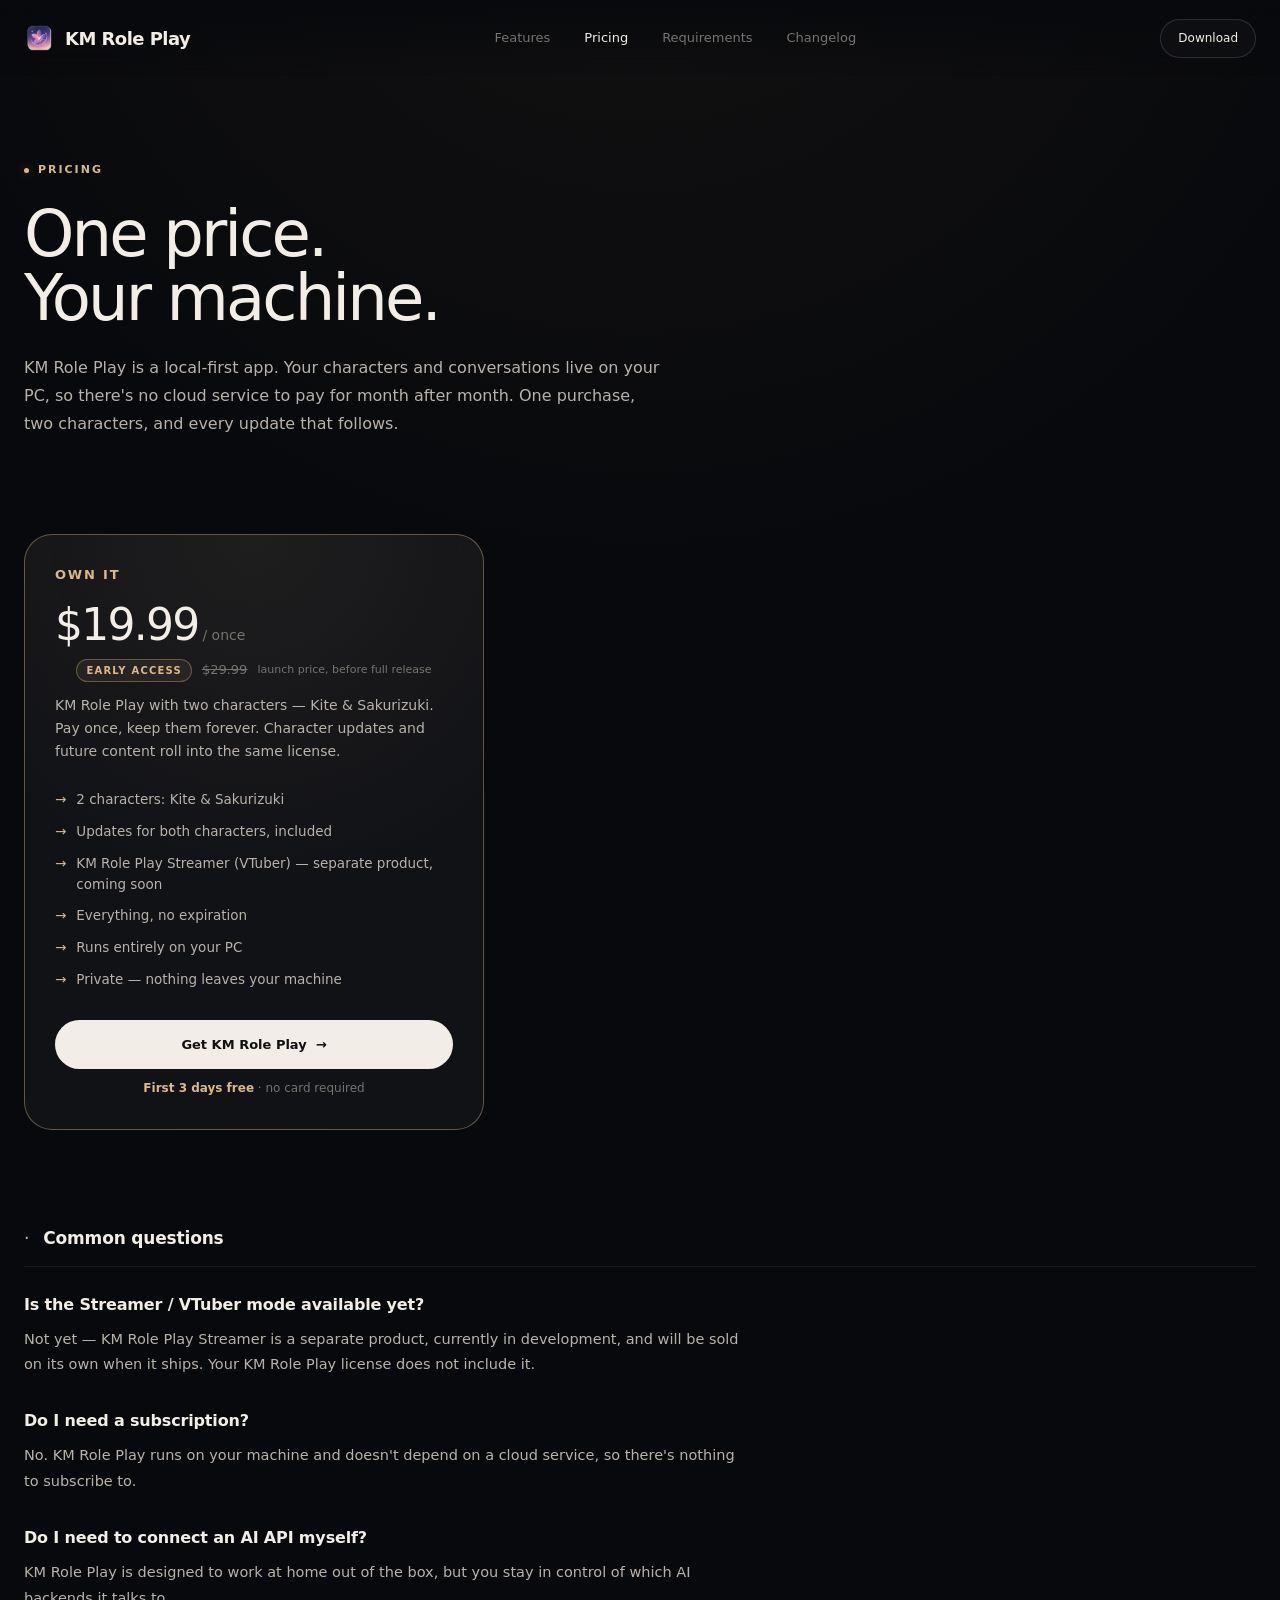
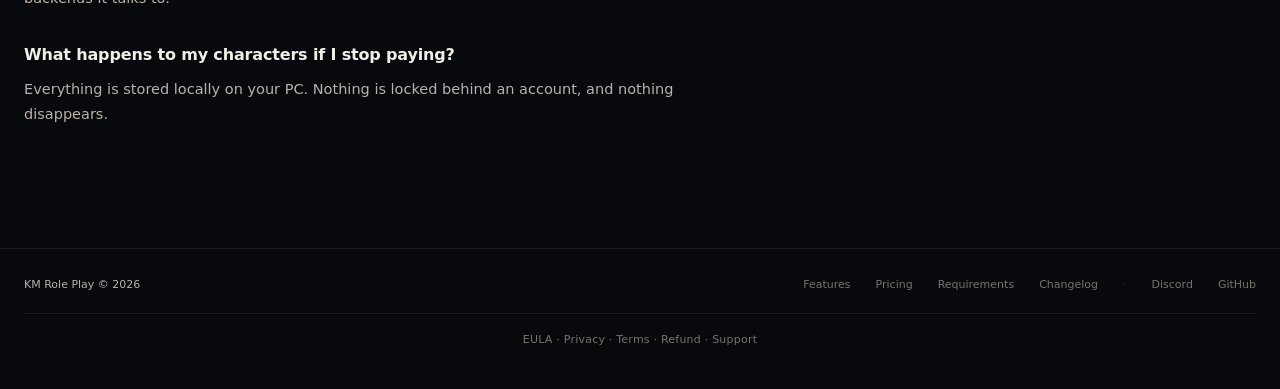
<file: pricing.html>
<!DOCTYPE html>
<html lang="en">
<head>
  <meta charset="UTF-8" />
  <meta name="viewport" content="width=device-width, initial-scale=1.0" />

  <title>Pricing — KM Role Play</title>
  <meta
    name="description"
    content="KM Role Play pricing. One local role play app for Windows — no subscription, no cloud, no data leaving your machine."
  />

  <link rel="stylesheet" href="assets/css/main.css" />

  <link rel="icon" type="image/png" sizes="32x32" href="assets/images/favicon-32x32.png" />
  <link rel="icon" type="image/png" sizes="16x16" href="assets/images/favicon-16x16.png" />
  <link rel="apple-touch-icon" sizes="180x180" href="assets/images/apple-touch-icon.png" />
  <!-- SEO / social -->
  <link rel="canonical" href="https://kmroleplay.com/pricing.html" />
  <meta property="og:type" content="website" />
  <meta property="og:site_name" content="KM Role Play" />
  <meta property="og:title" content="Pricing — KM Role Play" />
  <meta property="og:description" content="KM Role Play pricing. One local role play app for Windows — no subscription, no cloud, no data leaving your machine." />
  <meta property="og:url" content="https://kmroleplay.com/pricing.html" />
  <meta property="og:image" content="https://kmroleplay.com/assets/images/og-image.jpg" />
  <meta name="twitter:card" content="summary_large_image" />
  <meta name="twitter:title" content="Pricing — KM Role Play" />
  <meta name="twitter:description" content="KM Role Play pricing. One local role play app for Windows — no subscription, no cloud, no data leaving your machine." />
  <meta name="twitter:image" content="https://kmroleplay.com/assets/images/og-image.jpg" />
</head>
<body>

  <div id="site-header"></div>

  <main class="page">

    <div class="container">

      <div class="page-head reveal">

        <div class="eyebrow">Pricing</div>

        <h1 class="page-title">
          One price.<br />
          Your machine.
        </h1>

        <p class="page-copy">
          KM Role Play is a local-first app. Your characters and
          conversations live on your PC, so there's no cloud service
          to pay for month after month. One purchase, two characters,
          and every update that follows.
        </p>

      </div>


      <!-- =====================================================
           TIERS
           Single one-time purchase card. The 3-day free trial is
           surfaced right below the button so nobody pays blind.
      ====================================================== -->

      <div class="page-section reveal">

        <div class="pricing-grid" style="max-width: 460px;">

          <article class="tier-card focus">

            <div class="tier-name">Own it</div>

            <div class="tier-price">$19.99<small>/ once</small></div>

            <div class="tier-early">
              <span class="tier-early-badge">Early Access</span>
              <span class="tier-early-was">$29.99</span>
              <span class="tier-early-note">launch price, before full release</span>
            </div>

            <p class="tier-desc">
              KM Role Play with two characters —
              Kite &amp; Sakurizuki. Pay once, keep them forever.
              Character updates and future content roll into the
              same license.
            </p>

            <ul class="tier-list">
              <li>2 characters: Kite &amp; Sakurizuki</li>
              <li>Updates for both characters, included</li>
              <li>KM Role Play Streamer (VTuber) — separate product, coming soon</li>
              <li>Everything, no expiration</li>
              <li>Runs entirely on your PC</li>
              <li>Private — nothing leaves your machine</li>
            </ul>

            <a href="download-windows.html" class="button-primary">Get KM Role Play <span>→</span></a>

            <div class="tier-trial">
              <strong>First 3 days free</strong> · no card required
            </div>

          </article>

        </div>

      </div>


      <!-- =====================================================
           FAQ
      ====================================================== -->

      <div class="page-section reveal">

        <div class="page-section-title"><span class="n">·</span> Common questions</div>

        <div class="faq-list">

          <div class="faq-item">
            <h3>Is the Streamer / VTuber mode available yet?</h3>
            <p>
              Not yet — KM Role Play Streamer is a separate product,
              currently in development, and will be sold on its own when
              it ships. Your KM Role Play license does not include it.
            </p>
          </div>

          <div class="faq-item">
            <h3>Do I need a subscription?</h3>
            <p>
              No. KM Role Play runs on your machine and doesn't depend
              on a cloud service, so there's nothing to subscribe to.
            </p>
          </div>

          <div class="faq-item">
            <h3>Do I need to connect an AI API myself?</h3>
            <p>
              <!-- TODO: depends on whether the app bundles models or
                   expects a BYO-model setup. Write the real answer. -->
              KM Role Play is designed to work at home out of the box,
              but you stay in control of which AI backends it talks to.
            </p>
          </div>

          <div class="faq-item">
            <h3>What happens to my characters if I stop paying?</h3>
            <p>
              Everything is stored locally on your PC. Nothing is locked
              behind an account, and nothing disappears.
            </p>
          </div>

        </div>

      </div>

    </div>

  </main>

  <div id="site-footer"></div>

  <script src="assets/js/site.js"></script>

</body>
</html>
</file>
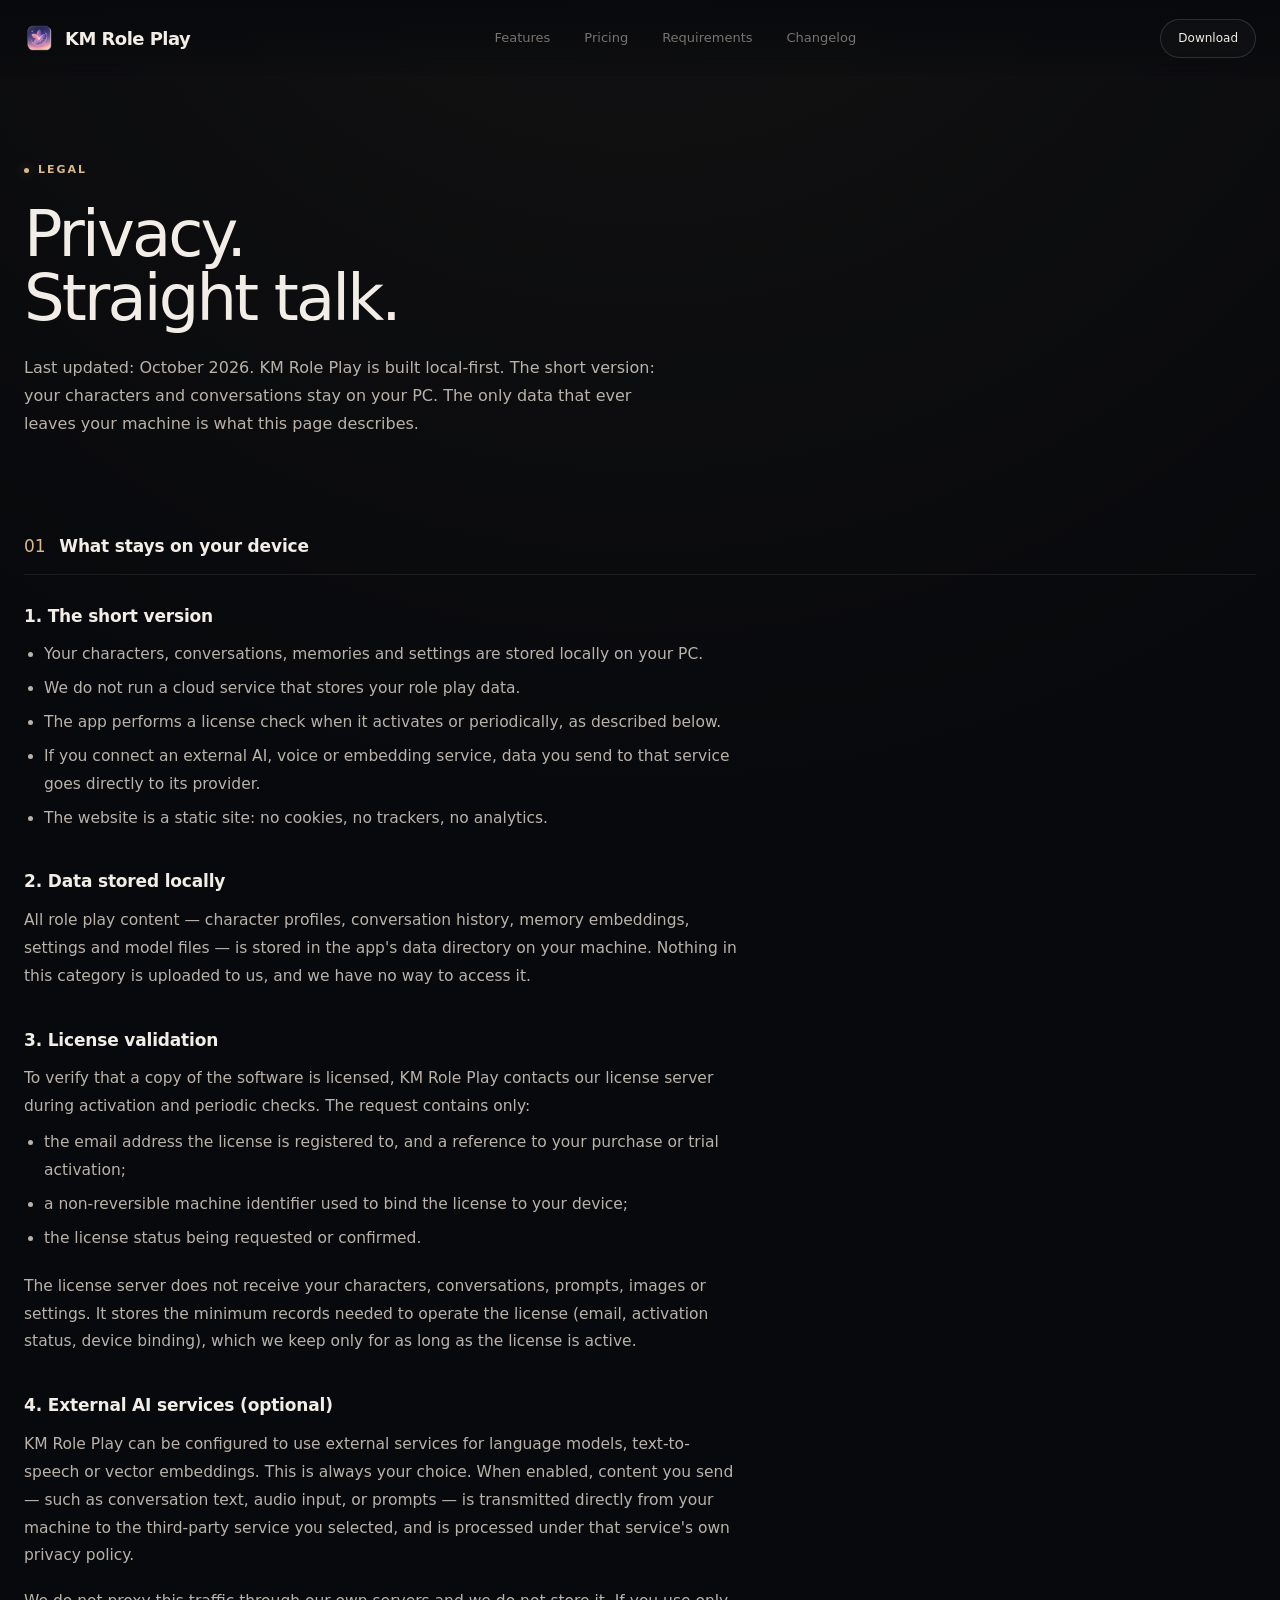
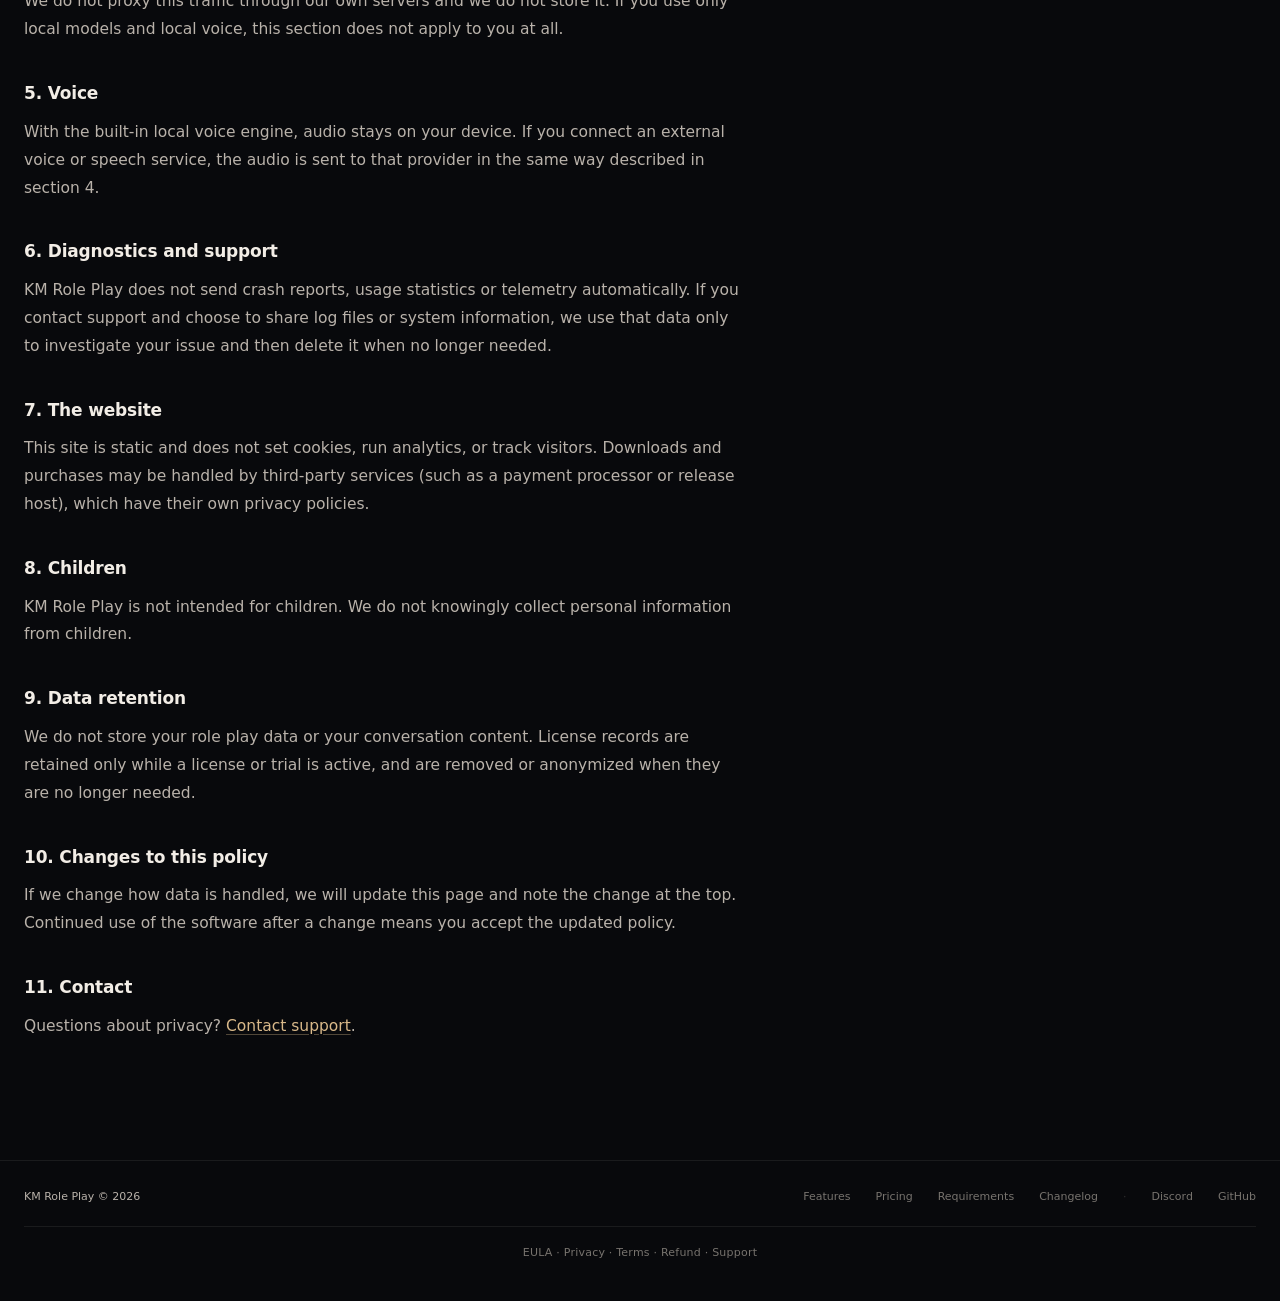
<file: privacy.html>
<!DOCTYPE html>
<html lang="en">
<head>
  <meta charset="UTF-8" />
  <meta name="viewport" content="width=device-width, initial-scale=1.0" />

  <title>Privacy Policy — KM Role Play</title>
  <meta
    name="description"
    content="KM Role Play privacy policy. What stays on your device, what the license check sends, and what happens when you connect external AI services."
  />

  <link rel="stylesheet" href="assets/css/main.css" />

  <link rel="icon" type="image/png" sizes="32x32" href="assets/images/favicon-32x32.png" />
  <link rel="icon" type="image/png" sizes="16x16" href="assets/images/favicon-16x16.png" />
  <link rel="apple-touch-icon" sizes="180x180" href="assets/images/apple-touch-icon.png" />
  <!-- SEO / social -->
  <link rel="canonical" href="https://kmroleplay.com/privacy.html" />
  <meta property="og:type" content="website" />
  <meta property="og:site_name" content="KM Role Play" />
  <meta property="og:title" content="Privacy Policy — KM Role Play" />
  <meta property="og:description" content="KM Role Play privacy policy. What stays on your device, what the license check sends, and what happens when you connect external AI services." />
  <meta property="og:url" content="https://kmroleplay.com/privacy.html" />
  <meta property="og:image" content="https://kmroleplay.com/assets/images/og-image.jpg" />
  <meta name="twitter:card" content="summary_large_image" />
  <meta name="twitter:title" content="Privacy Policy — KM Role Play" />
  <meta name="twitter:description" content="KM Role Play privacy policy. What stays on your device, what the license check sends, and what happens when you connect external AI services." />
  <meta name="twitter:image" content="https://kmroleplay.com/assets/images/og-image.jpg" />
</head>
<body>

  <div id="site-header"></div>

  <main class="page">

    <div class="container">

      <div class="page-head reveal">

        <div class="eyebrow">Legal</div>

        <h1 class="page-title">
          Privacy.<br />
          Straight talk.
        </h1>

        <p class="page-copy">
          Last updated: October 2026. KM Role Play is built local-first.
          The short version: your characters and conversations stay on
          your PC. The only data that ever leaves your machine is what
          this page describes.
        </p>

      </div>

      <div class="page-section reveal">

        <div class="page-section-title"><span class="n">01</span> What stays on your device</div>

        <div class="prose">

          <h3>1. The short version</h3>
          <ul>
            <li>Your characters, conversations, memories and settings are stored locally on your PC.</li>
            <li>We do not run a cloud service that stores your role play data.</li>
            <li>The app performs a license check when it activates or periodically, as described below.</li>
            <li>If you connect an external AI, voice or embedding service, data you send to that service goes directly to its provider.</li>
            <li>The website is a static site: no cookies, no trackers, no analytics.</li>
          </ul>

          <h3>2. Data stored locally</h3>
          <p>
            All role play content — character profiles, conversation
            history, memory embeddings, settings and model files — is
            stored in the app's data directory on your machine. Nothing
            in this category is uploaded to us, and we have no way to
            access it.
          </p>

          <h3>3. License validation</h3>
          <p>
            To verify that a copy of the software is licensed, KM Role
            Play contacts our license server during activation and
            periodic checks. The request contains only:
          </p>
          <ul>
            <li>the email address the license is registered to, and a reference to your purchase or trial activation;</li>
            <li>a non-reversible machine identifier used to bind the license to your device;</li>
            <li>the license status being requested or confirmed.</li>
          </ul>
          <p>
            The license server does not receive your characters,
            conversations, prompts, images or settings. It stores the
            minimum records needed to operate the license (email,
            activation status, device binding), which we keep only for
            as long as the license is active.
          </p>

          <h3>4. External AI services (optional)</h3>
          <p>
            KM Role Play can be configured to use external services for
            language models, text-to-speech or vector embeddings. This
            is always your choice. When enabled, content you send — such
            as conversation text, audio input, or prompts — is transmitted
            directly from your machine to the third-party service you
            selected, and is processed under that service's own privacy
            policy.
          </p>
          <p>
            We do not proxy this traffic through our own servers and we
            do not store it. If you use only local models and local
            voice, this section does not apply to you at all.
          </p>

          <h3>5. Voice</h3>
          <p>
            With the built-in local voice engine, audio stays on your
            device. If you connect an external voice or speech service,
            the audio is sent to that provider in the same way described
            in section 4.
          </p>

          <h3>6. Diagnostics and support</h3>
          <p>
            KM Role Play does not send crash reports, usage statistics or
            telemetry automatically. If you contact support and choose to
            share log files or system information, we use that data only
            to investigate your issue and then delete it when no longer
            needed.
          </p>

          <h3>7. The website</h3>
          <p>
            This site is static and does not set cookies, run analytics,
            or track visitors. Downloads and purchases may be handled by
            third-party services (such as a payment processor or release
            host), which have their own privacy policies.
          </p>

          <h3>8. Children</h3>
          <p>
            KM Role Play is not intended for children. We do not
            knowingly collect personal information from children.
          </p>

          <h3>9. Data retention</h3>
          <p>
            We do not store your role play data or your conversation
            content. License records are retained only while a license or
            trial is active, and are removed or anonymized when they are
            no longer needed.
          </p>

          <h3>10. Changes to this policy</h3>
          <p>
            If we change how data is handled, we will update this page
            and note the change at the top. Continued use of the software
            after a change means you accept the updated policy.
          </p>

          <h3>11. Contact</h3>
          <p>
            Questions about privacy?
            <a href="support.html">Contact support</a>.
          </p>

        </div>

      </div>

    </div>

  </main>

  <div id="site-footer"></div>

  <script src="assets/js/site.js"></script>

</body>
</html>
</file>
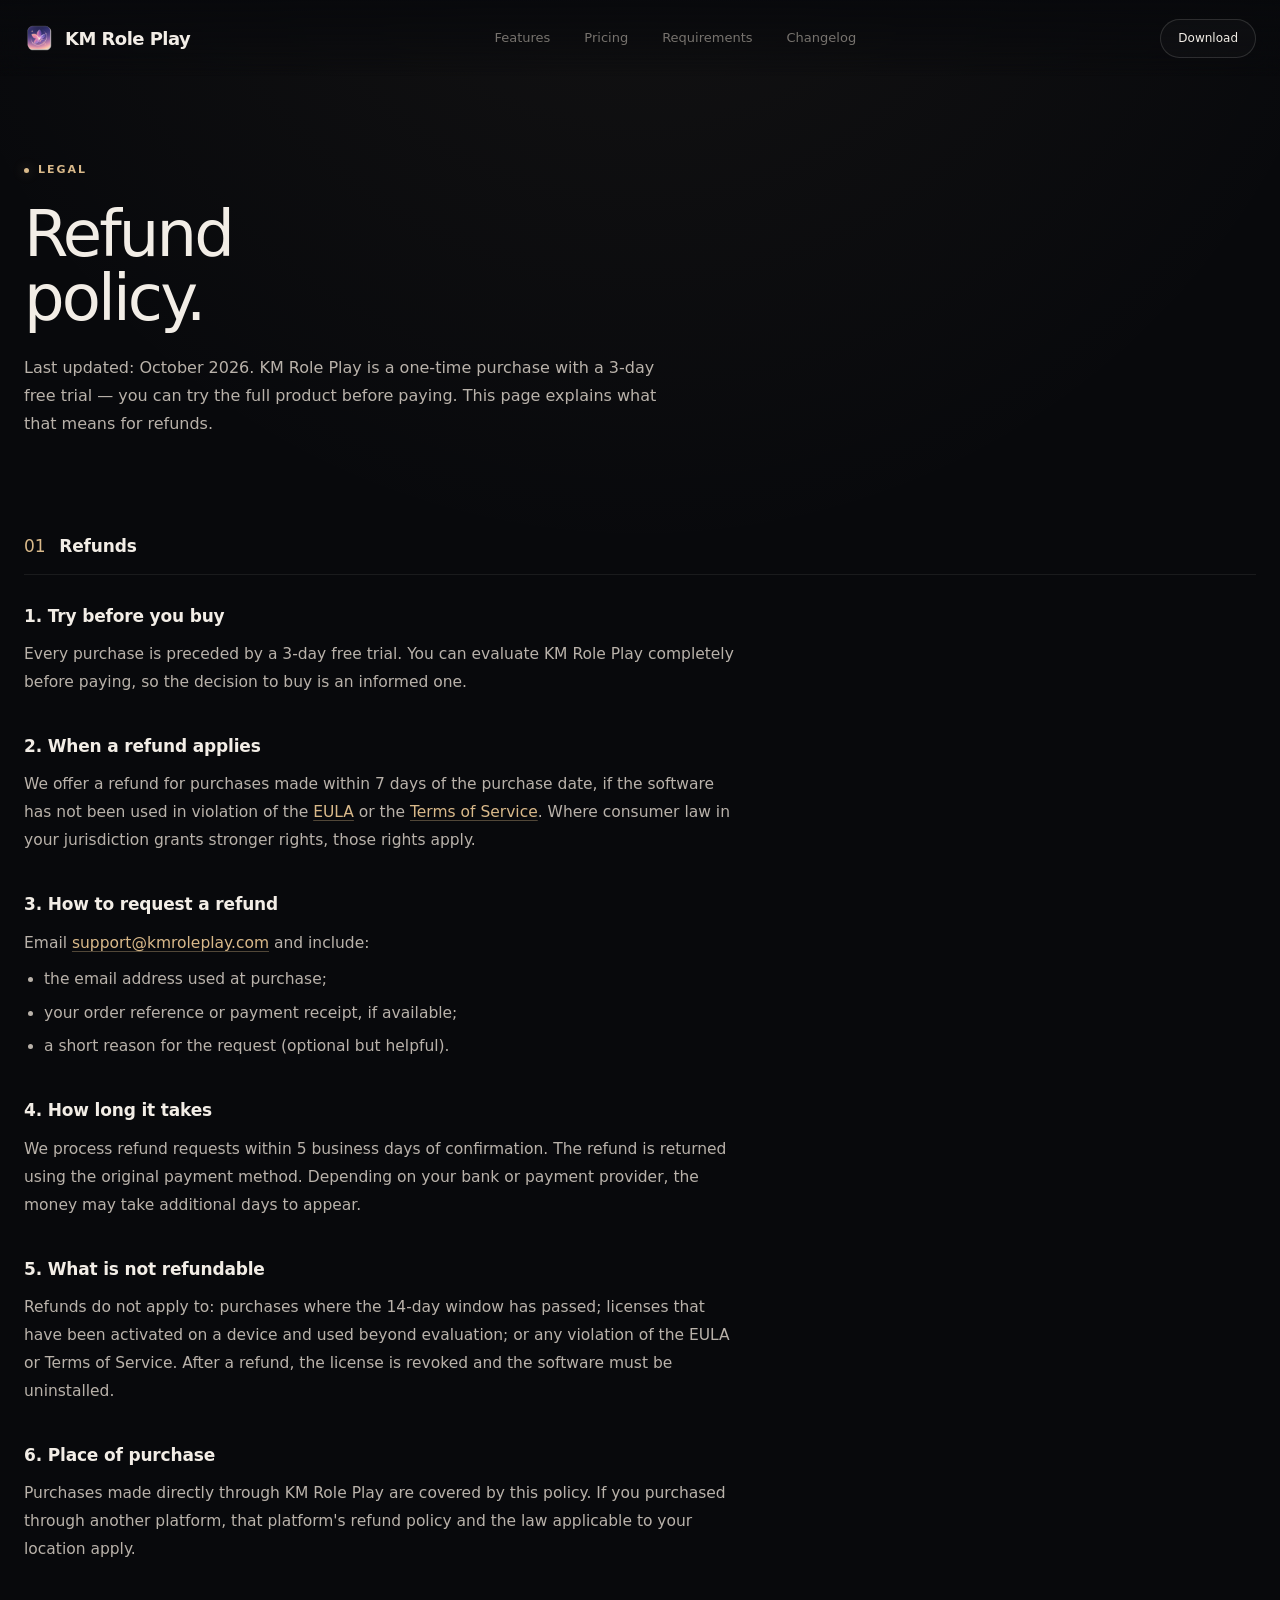
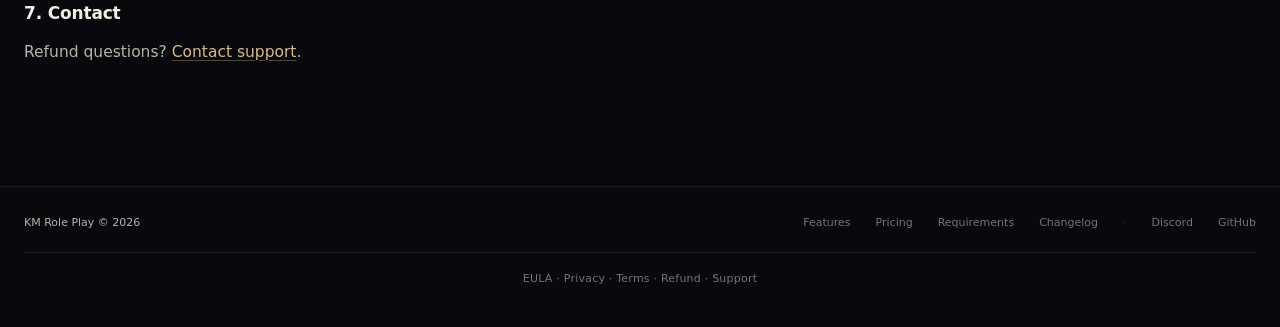
<file: refund.html>
<!DOCTYPE html>
<html lang="en">
<head>
  <meta charset="UTF-8" />
  <meta name="viewport" content="width=device-width, initial-scale=1.0" />

  <title>Refund Policy — KM Role Play</title>
  <meta
    name="description"
    content="KM Role Play refund policy. The 3-day free trial, when a refund applies, how to request one, and how long it takes."
  />

  <link rel="stylesheet" href="assets/css/main.css" />

  <link rel="icon" type="image/png" sizes="32x32" href="assets/images/favicon-32x32.png" />
  <link rel="icon" type="image/png" sizes="16x16" href="assets/images/favicon-16x16.png" />
  <link rel="apple-touch-icon" sizes="180x180" href="assets/images/apple-touch-icon.png" />
  <!-- SEO / social -->
  <link rel="canonical" href="https://kmroleplay.com/refund.html" />
  <meta property="og:type" content="website" />
  <meta property="og:site_name" content="KM Role Play" />
  <meta property="og:title" content="Refund Policy — KM Role Play" />
  <meta property="og:description" content="KM Role Play refund policy. The 3-day free trial, when a refund applies, how to request one, and how long it takes." />
  <meta property="og:url" content="https://kmroleplay.com/refund.html" />
  <meta property="og:image" content="https://kmroleplay.com/assets/images/og-image.jpg" />
  <meta name="twitter:card" content="summary_large_image" />
  <meta name="twitter:title" content="Refund Policy — KM Role Play" />
  <meta name="twitter:description" content="KM Role Play refund policy. The 3-day free trial, when a refund applies, how to request one, and how long it takes." />
  <meta name="twitter:image" content="https://kmroleplay.com/assets/images/og-image.jpg" />
</head>
<body>

  <div id="site-header"></div>

  <main class="page">

    <div class="container">

      <div class="page-head reveal">

        <div class="eyebrow">Legal</div>

        <h1 class="page-title">
          Refund<br />
          policy.
        </h1>

        <p class="page-copy">
          Last updated: October 2026. KM Role Play is a one-time purchase
          with a 3-day free trial — you can try the full product before
          paying. This page explains what that means for refunds.
        </p>

      </div>

      <div class="page-section reveal">

        <div class="page-section-title"><span class="n">01</span> Refunds</div>

        <div class="prose">

          <h3>1. Try before you buy</h3>
          <p>
            Every purchase is preceded by a 3-day free trial. You can
            evaluate KM Role Play completely before paying, so the
            decision to buy is an informed one.
          </p>

          <h3>2. When a refund applies</h3>
          <p>
            <!-- TODO: align the window with your actual sales platform
                 and the consumer law that applies to your customers. -->
            We offer a refund for purchases made within 7 days of the
            purchase date, if the software has not been used in violation
            of the
            <a href="eula.html">EULA</a>
            or the
            <a href="terms.html">Terms of Service</a>.
            Where consumer law in your jurisdiction grants stronger
            rights, those rights apply.
          </p>

          <h3>3. How to request a refund</h3>
          <p>
            Email
            <a href="mailto:support@kmroleplay.com">support@kmroleplay.com</a>
            and include:
          </p>
          <ul>
            <li>the email address used at purchase;</li>
            <li>your order reference or payment receipt, if available;</li>
            <li>a short reason for the request (optional but helpful).</li>
          </ul>

          <h3>4. How long it takes</h3>
          <p>
            We process refund requests within 5 business days of
            confirmation. The refund is returned using the original
            payment method. Depending on your bank or payment provider,
            the money may take additional days to appear.
          </p>

          <h3>5. What is not refundable</h3>
          <p>
            Refunds do not apply to: purchases where the 14-day window
            has passed; licenses that have been activated on a device and
            used beyond evaluation; or any violation of the EULA or Terms
            of Service. After a refund, the license is revoked and the
            software must be uninstalled.
          </p>

          <h3>6. Place of purchase</h3>
          <p>
            <!-- TODO: if you sell through a third-party store or reseller,
                 point here to that platform's policy. -->
            Purchases made directly through KM Role Play are covered by
            this policy. If you purchased through another platform,
            that platform's refund policy and the law applicable to your
            location apply.
          </p>

          <h3>7. Contact</h3>
          <p>
            Refund questions?
            <a href="support.html">Contact support</a>.
          </p>

        </div>

      </div>

    </div>

  </main>

  <div id="site-footer"></div>

  <script src="assets/js/site.js"></script>

</body>
</html>
</file>
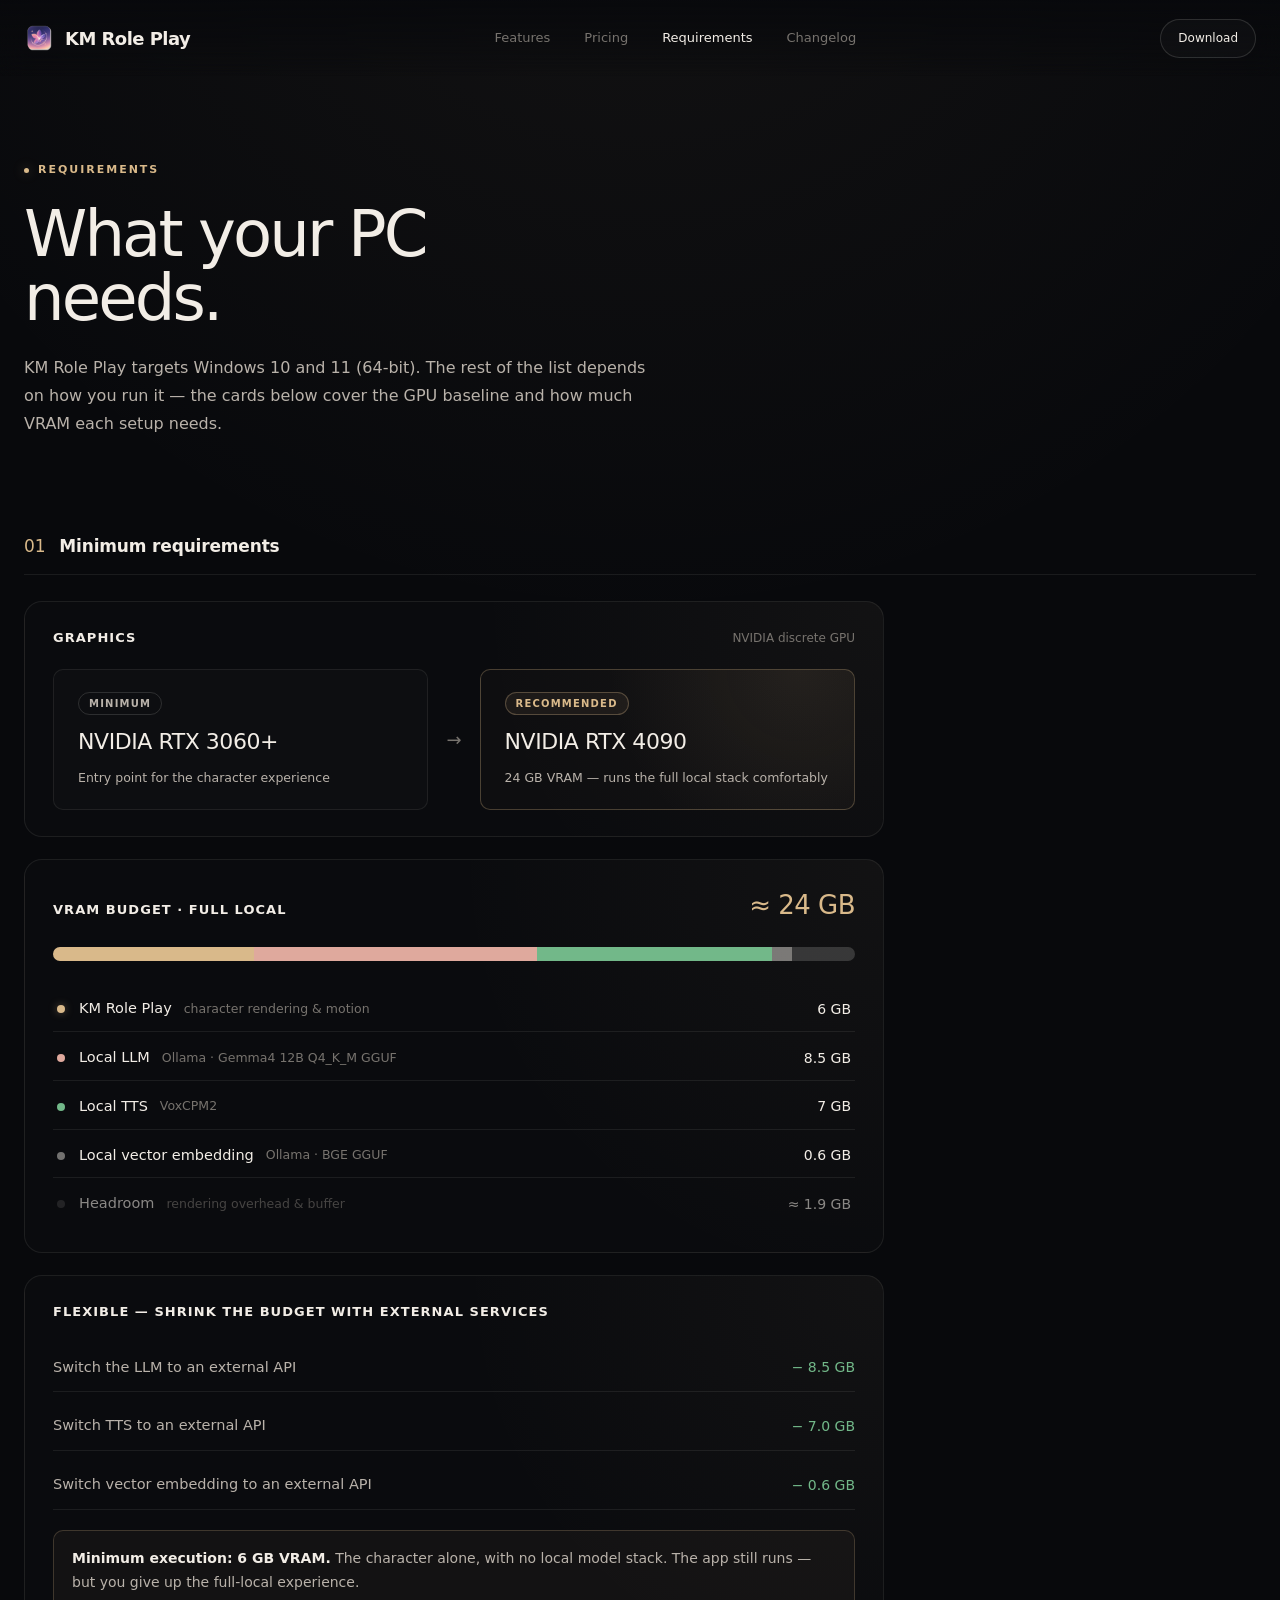
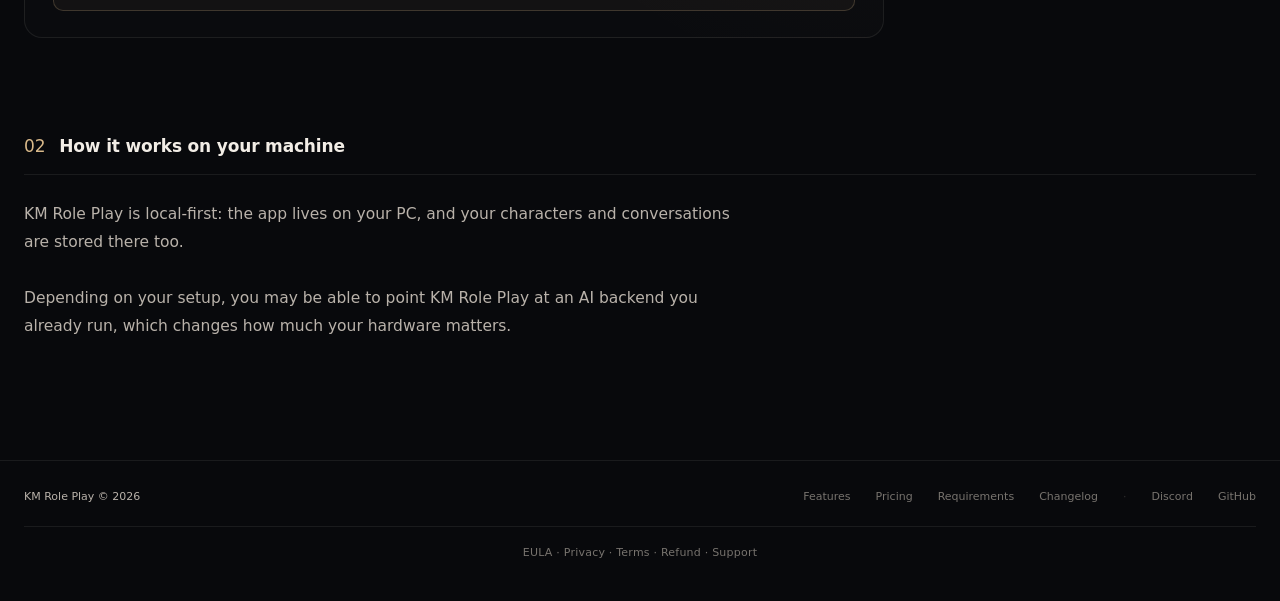
<file: requirements.html>
<!DOCTYPE html>
<html lang="en">
<head>
  <meta charset="UTF-8" />
  <meta name="viewport" content="width=device-width, initial-scale=1.0" />

  <title>Requirements — KM Role Play</title>
  <meta
    name="description"
    content="KM Role Play system requirements. Everything you need to know before downloading: Windows version, RAM, GPU, disk space and network."
  />

  <link rel="stylesheet" href="assets/css/main.css" />

  <link rel="icon" type="image/png" sizes="32x32" href="assets/images/favicon-32x32.png" />
  <link rel="icon" type="image/png" sizes="16x16" href="assets/images/favicon-16x16.png" />
  <link rel="apple-touch-icon" sizes="180x180" href="assets/images/apple-touch-icon.png" />
  <!-- SEO / social -->
  <link rel="canonical" href="https://kmroleplay.com/requirements.html" />
  <meta property="og:type" content="website" />
  <meta property="og:site_name" content="KM Role Play" />
  <meta property="og:title" content="Requirements — KM Role Play" />
  <meta property="og:description" content="KM Role Play system requirements. Everything you need to know before downloading: Windows version, RAM, GPU, disk space and network." />
  <meta property="og:url" content="https://kmroleplay.com/requirements.html" />
  <meta property="og:image" content="https://kmroleplay.com/assets/images/og-image.jpg" />
  <meta name="twitter:card" content="summary_large_image" />
  <meta name="twitter:title" content="Requirements — KM Role Play" />
  <meta name="twitter:description" content="KM Role Play system requirements. Everything you need to know before downloading: Windows version, RAM, GPU, disk space and network." />
  <meta name="twitter:image" content="https://kmroleplay.com/assets/images/og-image.jpg" />
</head>
<body>

  <div id="site-header"></div>

  <main class="page">

    <div class="container">

      <div class="page-head reveal">

        <div class="eyebrow">Requirements</div>

        <h1 class="page-title">
          What your PC<br />
          needs.
        </h1>

        <p class="page-copy">
          KM Role Play targets Windows 10 and 11 (64-bit). The rest of
          the list depends on how you run it — the cards below cover
          the GPU baseline and how much VRAM each setup needs.
        </p>

      </div>


      <!-- =====================================================
           MINIMUM REQUIREMENTS
      ====================================================== -->

      <div class="page-section reveal">

        <div class="page-section-title"><span class="n">01</span> Minimum requirements</div>

        <!-- ============ GPU ============ -->

        <div class="req-card">

          <div class="req-card-head">
            <span class="req-label">Graphics</span>
            <span class="req-note">NVIDIA discrete GPU</span>
          </div>

          <div class="req-gpu-tiers">

            <div class="req-tier">
              <span class="req-tier-tag">Minimum</span>
              <span class="req-tier-name">NVIDIA RTX 3060+</span>
              <span class="req-tier-desc">Entry point for the character experience</span>
            </div>

            <div class="req-tier-arrow">→</div>

            <div class="req-tier rec">
              <span class="req-tier-tag">Recommended</span>
              <span class="req-tier-name">NVIDIA RTX 4090</span>
              <span class="req-tier-desc">24 GB VRAM — runs the full local stack comfortably</span>
            </div>

          </div>

        </div>

        <!-- ============ VRAM BUDGET ============ -->

        <div class="req-card">

          <div class="req-card-head">
            <span class="req-label">VRAM budget · full local</span>
            <span class="req-total">≈ 24 GB</span>
          </div>

          <div class="req-bar">
            <span class="req-bar-seg" style="width: 25%" data-tone="a"></span>
            <span class="req-bar-seg" style="width: 35.4%" data-tone="b"></span>
            <span class="req-bar-seg" style="width: 29.2%" data-tone="c"></span>
            <span class="req-bar-seg" style="width: 2.5%" data-tone="d"></span>
            <span class="req-bar-seg" style="width: 7.9%" data-tone="e"></span>
          </div>

          <div class="req-rows">

            <div class="req-row">
              <span class="req-chip" data-tone="a"></span>
              <span class="req-row-name">KM Role Play</span>
              <span class="req-row-example">character rendering &amp; motion</span>
              <span class="req-row-gb">6 GB</span>
            </div>

            <div class="req-row">
              <span class="req-chip" data-tone="b"></span>
              <span class="req-row-name">Local LLM</span>
              <span class="req-row-example">Ollama · Gemma4 12B Q4_K_M GGUF</span>
              <span class="req-row-gb">8.5 GB</span>
            </div>

            <div class="req-row">
              <span class="req-chip" data-tone="c"></span>
              <span class="req-row-name">Local TTS</span>
              <span class="req-row-example">VoxCPM2</span>
              <span class="req-row-gb">7 GB</span>
            </div>

            <div class="req-row">
              <span class="req-chip" data-tone="d"></span>
              <span class="req-row-name">Local vector embedding</span>
              <span class="req-row-example">Ollama · BGE GGUF</span>
              <span class="req-row-gb">0.6 GB</span>
            </div>

            <div class="req-row muted">
              <span class="req-chip" data-tone="e"></span>
              <span class="req-row-name">Headroom</span>
              <span class="req-row-example">rendering overhead &amp; buffer</span>
              <span class="req-row-gb">≈ 1.9 GB</span>
            </div>

          </div>

        </div>

        <!-- ============ FLEXIBLE MODES ============ -->

        <div class="req-card">

          <div class="req-card-head">
            <span class="req-label">Flexible — shrink the budget with external services</span>
          </div>

          <div class="req-flex">

            <div class="req-flex-row">
              <span class="req-flex-opt">Switch the LLM to an external API</span>
              <span class="req-flex-diff">− 8.5 GB</span>
            </div>

            <div class="req-flex-row">
              <span class="req-flex-opt">Switch TTS to an external API</span>
              <span class="req-flex-diff">− 7.0 GB</span>
            </div>

            <div class="req-flex-row">
              <span class="req-flex-opt">Switch vector embedding to an external API</span>
              <span class="req-flex-diff">− 0.6 GB</span>
            </div>

          </div>

          <div class="req-min">
            <strong>Minimum execution: 6 GB VRAM.</strong>
            The character alone, with no local model stack. The app
            still runs — but you give up the full-local experience.
          </div>

        </div>

      </div>


      <!-- =====================================================
           HOW THE APP RUNS
      ====================================================== -->

      <div class="page-section reveal">

        <div class="page-section-title"><span class="n">02</span> How it works on your machine</div>

        <p class="prose">
          KM Role Play is local-first: the app lives on your PC, and
          your characters and conversations are stored there too.
          <br /><br />
          <!-- TODO: describe the actual runtime. For example:
               - Does it bundle the AI model, or connect to one you
                 already run (Ollama / llama.cpp / an API)?
               - Is video rendering done on the GPU?
               - Anything that affects the hardware list above. -->
          Depending on your setup, you may be able to point KM Role Play
          at an AI backend you already run, which changes how much your
          hardware matters.
        </p>

      </div>

    </div>

  </main>

  <div id="site-footer"></div>

  <script src="assets/js/site.js"></script>

</body>
</html>
</file>
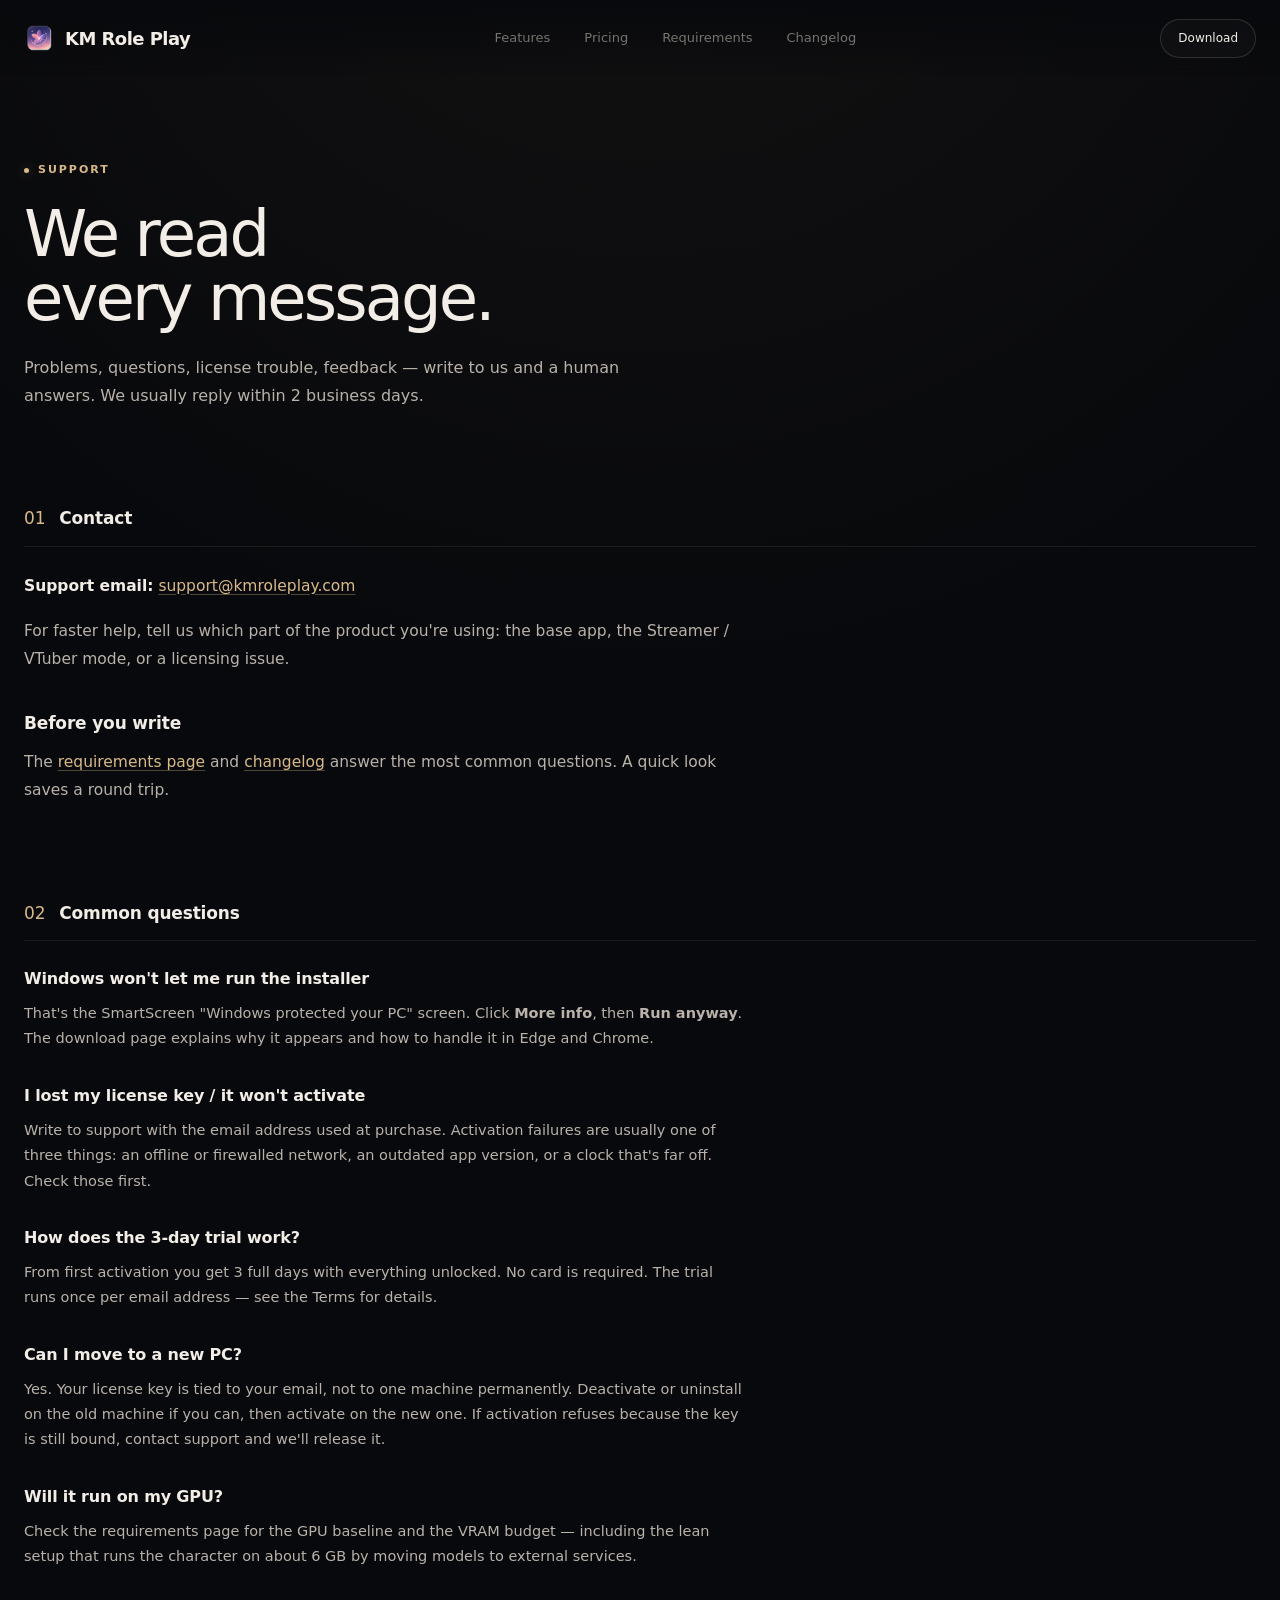
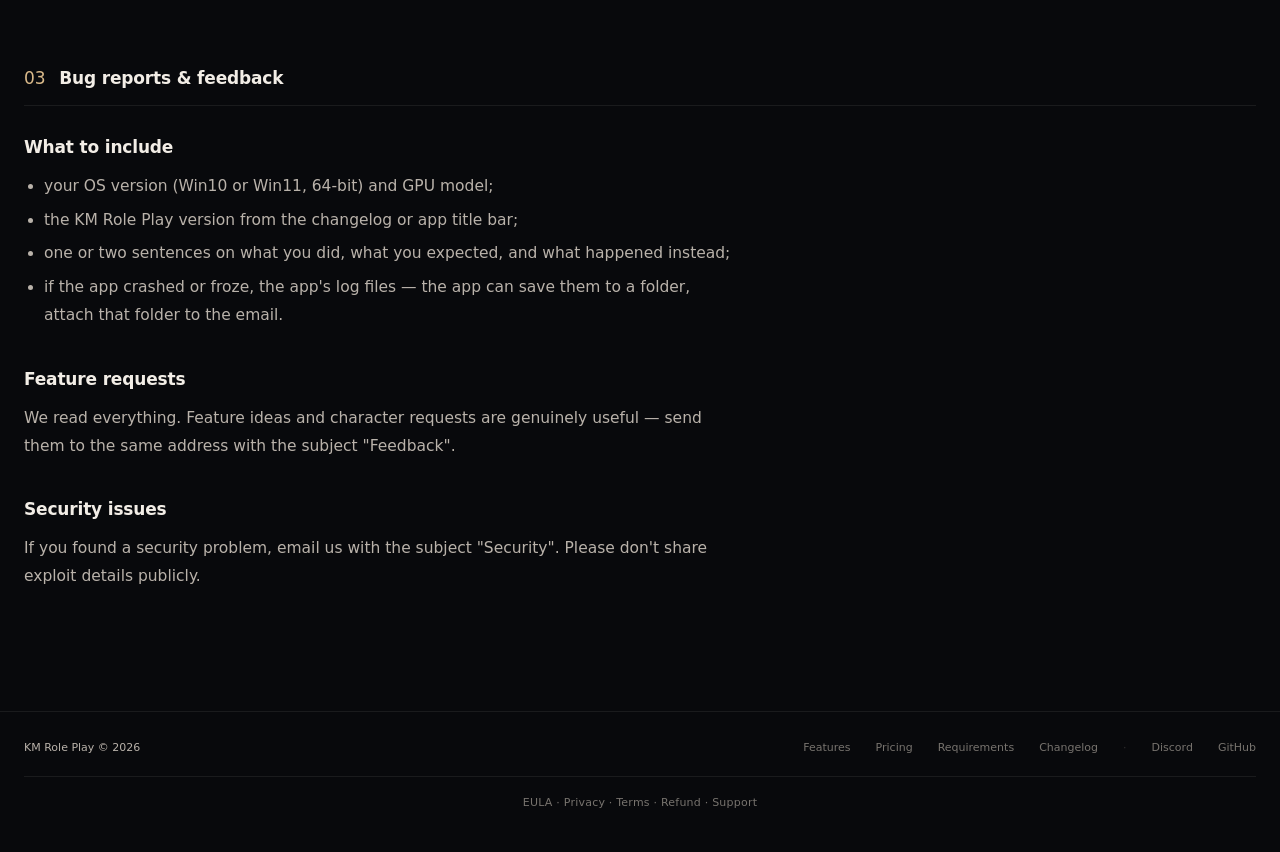
<file: support.html>
<!DOCTYPE html>
<html lang="en">
<head>
  <meta charset="UTF-8" />
  <meta name="viewport" content="width=device-width, initial-scale=1.0" />

  <title>Support — KM Role Play</title>
  <meta
    name="description"
    content="KM Role Play support. Contact email, common questions, troubleshooting, and what to include in a bug report."
  />

  <link rel="stylesheet" href="assets/css/main.css" />

  <link rel="icon" type="image/png" sizes="32x32" href="assets/images/favicon-32x32.png" />
  <link rel="icon" type="image/png" sizes="16x16" href="assets/images/favicon-16x16.png" />
  <link rel="apple-touch-icon" sizes="180x180" href="assets/images/apple-touch-icon.png" />
  <!-- SEO / social -->
  <link rel="canonical" href="https://kmroleplay.com/support.html" />
  <meta property="og:type" content="website" />
  <meta property="og:site_name" content="KM Role Play" />
  <meta property="og:title" content="Support — KM Role Play" />
  <meta property="og:description" content="KM Role Play support. Contact email, common questions, troubleshooting, and what to include in a bug report." />
  <meta property="og:url" content="https://kmroleplay.com/support.html" />
  <meta property="og:image" content="https://kmroleplay.com/assets/images/og-image.jpg" />
  <meta name="twitter:card" content="summary_large_image" />
  <meta name="twitter:title" content="Support — KM Role Play" />
  <meta name="twitter:description" content="KM Role Play support. Contact email, common questions, troubleshooting, and what to include in a bug report." />
  <meta name="twitter:image" content="https://kmroleplay.com/assets/images/og-image.jpg" />
</head>
<body>

  <div id="site-header"></div>

  <main class="page">

    <div class="container">

      <div class="page-head reveal">

        <div class="eyebrow">Support</div>

        <h1 class="page-title">
          We read<br />
          every message.
        </h1>

        <p class="page-copy">
          Problems, questions, license trouble, feedback — write to us
          and a human answers. We usually reply within 2 business days.
        </p>

      </div>

      <div class="page-section reveal">

        <div class="page-section-title"><span class="n">01</span> Contact</div>

        <div class="prose">

          <p>
            <strong>Support email:</strong>
            <a href="mailto:support@kmroleplay.com">support@kmroleplay.com</a>
          </p>
          <p>
            <!-- TODO: replace support@kmroleplay.com with the real
                 mailbox before the site goes live. -->
            For faster help, tell us which part of the product you're
            using: the base app, the Streamer / VTuber mode, or a
            licensing issue.
          </p>

          <h3>Before you write</h3>
          <p>
            The
            <a href="requirements.html">requirements page</a>
            and
            <a href="changelog.html">changelog</a>
            answer the most common questions. A quick look saves a round
            trip.
          </p>

        </div>

      </div>

      <div class="page-section reveal">

        <div class="page-section-title"><span class="n">02</span> Common questions</div>

        <div class="faq-list">

          <div class="faq-item">
            <h3>Windows won't let me run the installer</h3>
            <p>
              That's the SmartScreen "Windows protected your PC" screen.
              Click <strong>More info</strong>, then
              <strong>Run anyway</strong>. The download page explains why
              it appears and how to handle it in
              <a href="download-windows.html">Edge and Chrome</a>.
            </p>
          </div>

          <div class="faq-item">
            <h3>I lost my license key / it won't activate</h3>
            <p>
              Write to support with the email address used at purchase.
              Activation failures are usually one of three things: an
              offline or firewalled network, an outdated app version, or
              a clock that's far off. Check those first.
            </p>
          </div>

          <div class="faq-item">
            <h3>How does the 3-day trial work?</h3>
            <p>
              From first activation you get 3 full days with everything
              unlocked. No card is required. The trial runs once per
              email address — see the
              <a href="terms.html">Terms</a>
              for details.
            </p>
          </div>

          <div class="faq-item">
            <h3>Can I move to a new PC?</h3>
            <p>
              Yes. Your license key is tied to your email, not to one
              machine permanently. Deactivate or uninstall on the old
              machine if you can, then activate on the new one. If
              activation refuses because the key is still bound, contact
              support and we'll release it.
            </p>
          </div>

          <div class="faq-item">
            <h3>Will it run on my GPU?</h3>
            <p>
              Check the
              <a href="requirements.html">requirements page</a>
              for the GPU baseline and the VRAM budget — including the
              lean setup that runs the character on about 6 GB by moving
              models to external services.
            </p>
          </div>

        </div>

      </div>

      <div class="page-section reveal">

        <div class="page-section-title"><span class="n">03</span> Bug reports &amp; feedback</div>

        <div class="prose">

          <h3>What to include</h3>
          <ul>
            <li>your OS version (Win10 or Win11, 64-bit) and GPU model;</li>
            <li>the KM Role Play version from the changelog or app title bar;</li>
            <li>one or two sentences on what you did, what you expected, and what happened instead;</li>
            <li>if the app crashed or froze, the app's log files — the app can save them to a folder, attach that folder to the email.</li>
          </ul>

          <h3>Feature requests</h3>
          <p>
            We read everything. Feature ideas and character requests are
            genuinely useful — send them to the same address with the
            subject "Feedback".
          </p>

          <h3>Security issues</h3>
          <p>
            If you found a security problem, email us with the subject
            "Security". Please don't share exploit details publicly.
          </p>

        </div>

      </div>

    </div>

  </main>

  <div id="site-footer"></div>

  <script src="assets/js/site.js"></script>

</body>
</html>
</file>
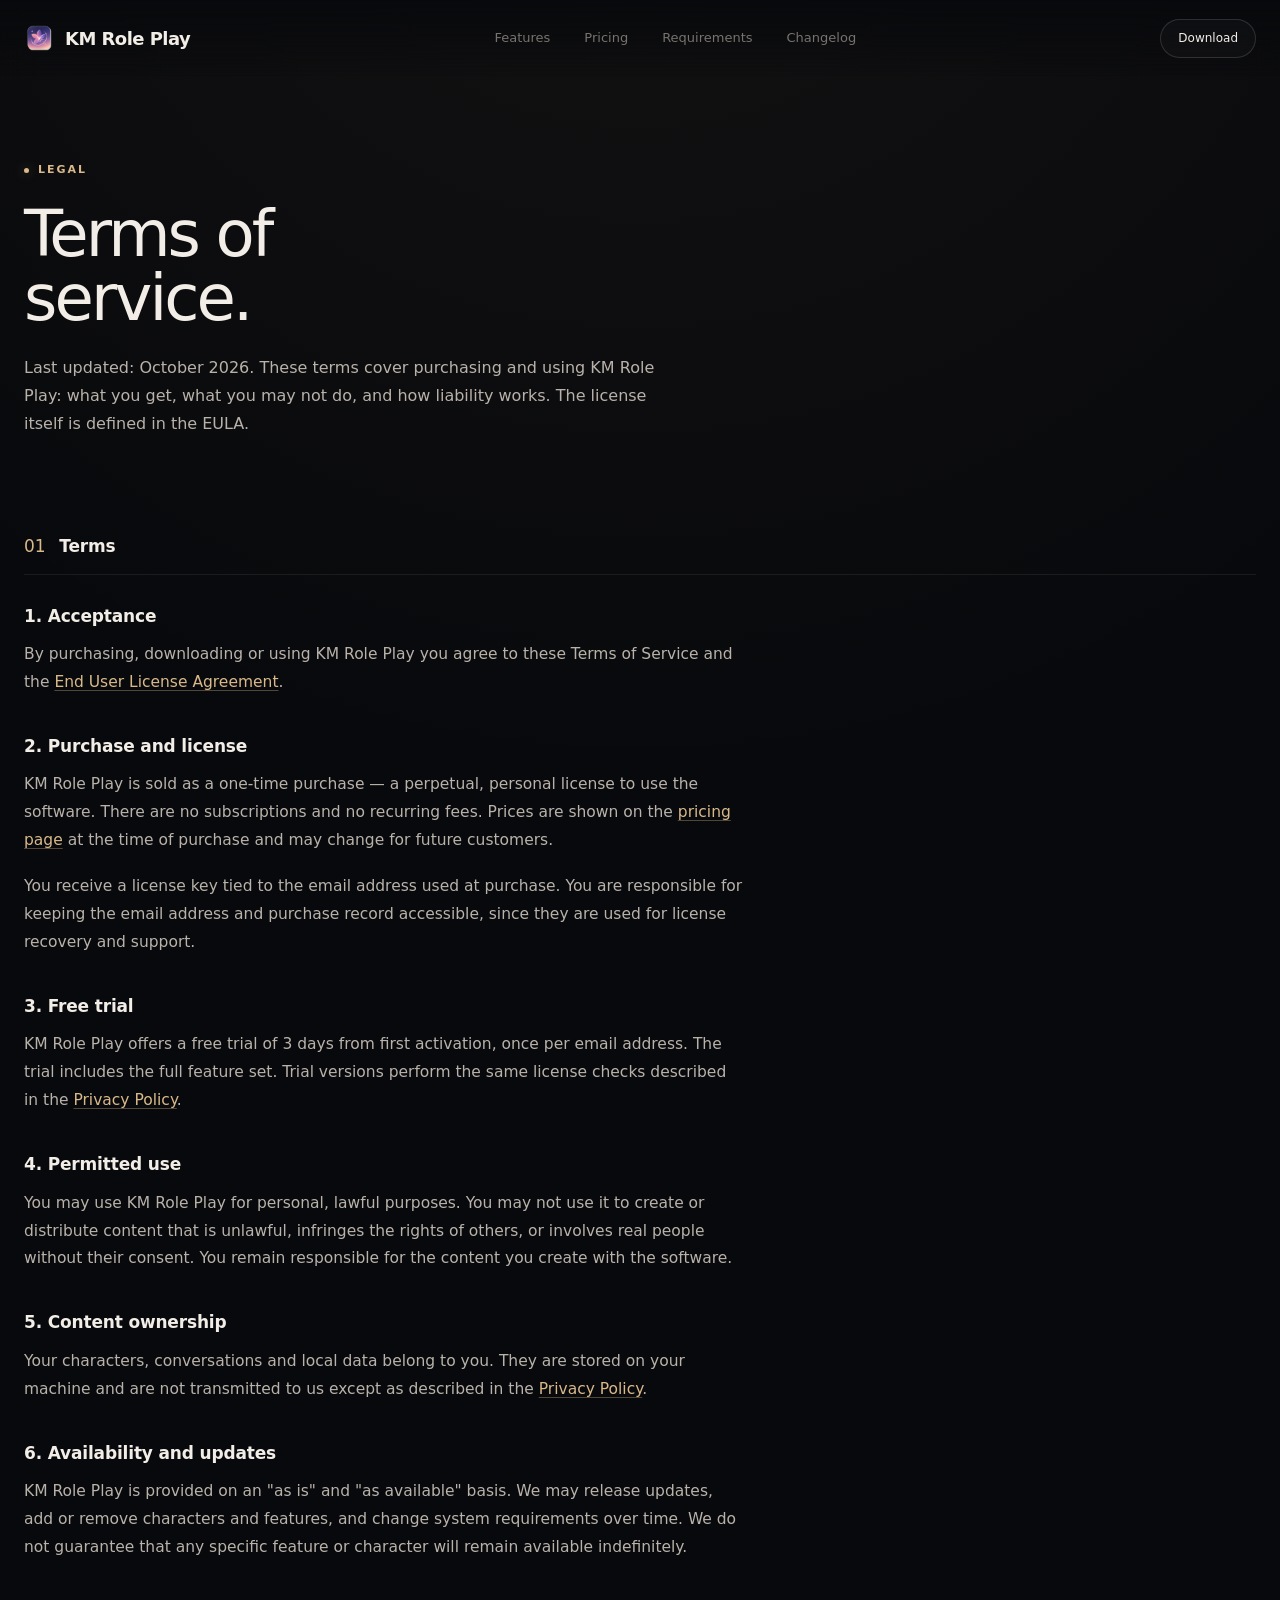
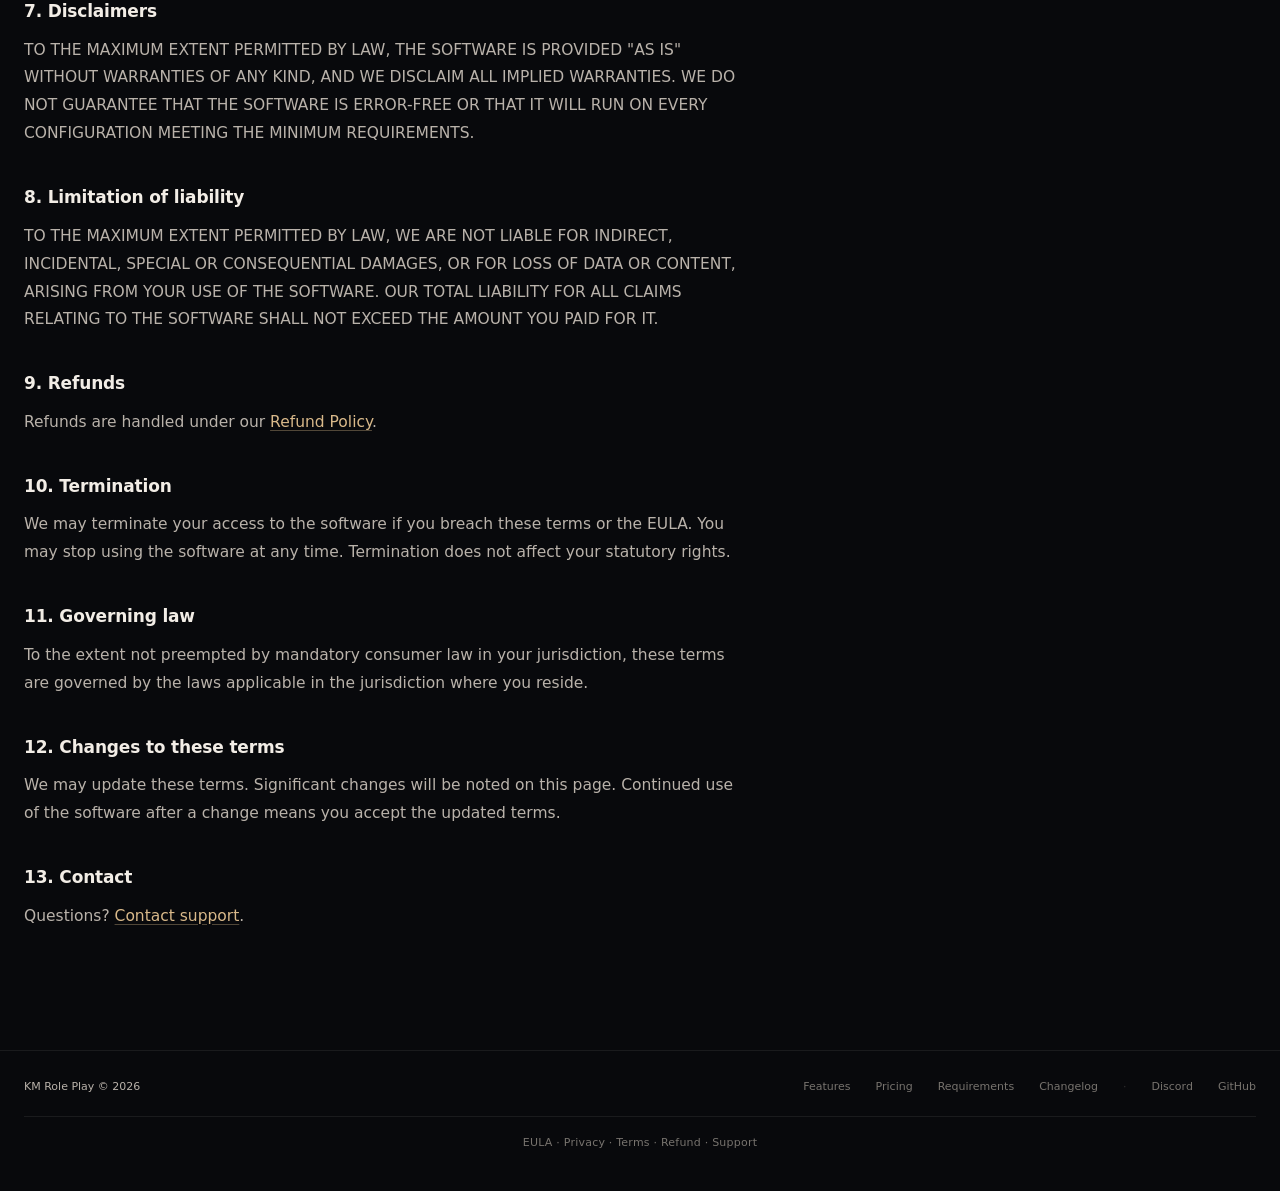
<file: terms.html>
<!DOCTYPE html>
<html lang="en">
<head>
  <meta charset="UTF-8" />
  <meta name="viewport" content="width=device-width, initial-scale=1.0" />

  <title>Terms of Service — KM Role Play</title>
  <meta
    name="description"
    content="KM Role Play terms of service. Purchases, the 3-day free trial, permitted use, disclaimers and liability."
  />

  <link rel="stylesheet" href="assets/css/main.css" />

  <link rel="icon" type="image/png" sizes="32x32" href="assets/images/favicon-32x32.png" />
  <link rel="icon" type="image/png" sizes="16x16" href="assets/images/favicon-16x16.png" />
  <link rel="apple-touch-icon" sizes="180x180" href="assets/images/apple-touch-icon.png" />
  <!-- SEO / social -->
  <link rel="canonical" href="https://kmroleplay.com/terms.html" />
  <meta property="og:type" content="website" />
  <meta property="og:site_name" content="KM Role Play" />
  <meta property="og:title" content="Terms of Service — KM Role Play" />
  <meta property="og:description" content="KM Role Play terms of service. Purchases, the 3-day free trial, permitted use, disclaimers and liability." />
  <meta property="og:url" content="https://kmroleplay.com/terms.html" />
  <meta property="og:image" content="https://kmroleplay.com/assets/images/og-image.jpg" />
  <meta name="twitter:card" content="summary_large_image" />
  <meta name="twitter:title" content="Terms of Service — KM Role Play" />
  <meta name="twitter:description" content="KM Role Play terms of service. Purchases, the 3-day free trial, permitted use, disclaimers and liability." />
  <meta name="twitter:image" content="https://kmroleplay.com/assets/images/og-image.jpg" />
</head>
<body>

  <div id="site-header"></div>

  <main class="page">

    <div class="container">

      <div class="page-head reveal">

        <div class="eyebrow">Legal</div>

        <h1 class="page-title">
          Terms of<br />
          service.
        </h1>

        <p class="page-copy">
          Last updated: October 2026. These terms cover purchasing and
          using KM Role Play: what you get, what you may not do, and how
          liability works. The license itself is defined in the
          <a href="eula.html">EULA</a>.
        </p>

      </div>

      <div class="page-section reveal">

        <div class="page-section-title"><span class="n">01</span> Terms</div>

        <div class="prose">

          <h3>1. Acceptance</h3>
          <p>
            By purchasing, downloading or using KM Role Play you agree to
            these Terms of Service and the
            <a href="eula.html">End User License Agreement</a>.
          </p>

          <h3>2. Purchase and license</h3>
          <p>
            KM Role Play is sold as a one-time purchase — a perpetual,
            personal license to use the software. There are no
            subscriptions and no recurring fees. Prices are shown on the
            <a href="pricing.html">pricing page</a> at the time of
            purchase and may change for future customers.
          </p>
          <p>
            You receive a license key tied to the email address used at
            purchase. You are responsible for keeping the email address
            and purchase record accessible, since they are used for
            license recovery and support.
          </p>

          <h3>3. Free trial</h3>
          <p>
            KM Role Play offers a free trial of 3 days from first
            activation, once per email address. The trial includes the
            full feature set. Trial versions perform the same license
            checks described in the
            <a href="privacy.html">Privacy Policy</a>.
          </p>

          <h3>4. Permitted use</h3>
          <p>
            You may use KM Role Play for personal, lawful purposes. You
            may not use it to create or distribute content that is
            unlawful, infringes the rights of others, or involves real
            people without their consent. You remain responsible for the
            content you create with the software.
          </p>

          <h3>5. Content ownership</h3>
          <p>
            Your characters, conversations and local data belong to you.
            They are stored on your machine and are not transmitted to us
            except as described in the
            <a href="privacy.html">Privacy Policy</a>.
          </p>

          <h3>6. Availability and updates</h3>
          <p>
            KM Role Play is provided on an "as is" and "as available"
            basis. We may release updates, add or remove characters and
            features, and change system requirements over time. We do not
            guarantee that any specific feature or character will remain
            available indefinitely.
          </p>

          <h3>7. Disclaimers</h3>
          <p>
            TO THE MAXIMUM EXTENT PERMITTED BY LAW, THE SOFTWARE IS
            PROVIDED "AS IS" WITHOUT WARRANTIES OF ANY KIND, AND WE
            DISCLAIM ALL IMPLIED WARRANTIES. WE DO NOT GUARANTEE THAT
            THE SOFTWARE IS ERROR-FREE OR THAT IT WILL RUN ON EVERY
            CONFIGURATION MEETING THE MINIMUM REQUIREMENTS.
          </p>

          <h3>8. Limitation of liability</h3>
          <p>
            TO THE MAXIMUM EXTENT PERMITTED BY LAW, WE ARE NOT LIABLE
            FOR INDIRECT, INCIDENTAL, SPECIAL OR CONSEQUENTIAL DAMAGES,
            OR FOR LOSS OF DATA OR CONTENT, ARISING FROM YOUR USE OF THE
            SOFTWARE. OUR TOTAL LIABILITY FOR ALL CLAIMS RELATING TO THE
            SOFTWARE SHALL NOT EXCEED THE AMOUNT YOU PAID FOR IT.
          </p>

          <h3>9. Refunds</h3>
          <p>
            Refunds are handled under our
            <a href="refund.html">Refund Policy</a>.
          </p>

          <h3>10. Termination</h3>
          <p>
            We may terminate your access to the software if you breach
            these terms or the EULA. You may stop using the software at
            any time. Termination does not affect your statutory rights.
          </p>

          <h3>11. Governing law</h3>
          <p>
            <!-- TODO: replace with the jurisdiction that fits your
                 legal setup. Mandatory consumer law in the user's own
                 country always takes precedence. -->
            To the extent not preempted by mandatory consumer law in your
            jurisdiction, these terms are governed by the laws applicable
            in the jurisdiction where you reside.
          </p>

          <h3>12. Changes to these terms</h3>
          <p>
            We may update these terms. Significant changes will be noted
            on this page. Continued use of the software after a change
            means you accept the updated terms.
          </p>

          <h3>13. Contact</h3>
          <p>
            Questions?
            <a href="support.html">Contact support</a>.
          </p>

        </div>

      </div>

    </div>

  </main>

  <div id="site-footer"></div>

  <script src="assets/js/site.js"></script>

</body>
</html>
</file>
<file: assets/css/main.css>
/* =========================================================
       DESIGN TOKENS
    ========================================================= */

    :root {
      --bg: #08090c;
      --bg-soft: #0b0c0f;
      --surface: #111216;
      --surface-2: #151619;
      --surface-3: #1b1c20;

      --text: #f2ede6;
      --text-soft: #b9b2aa;
      --text-muted: #77736e;

      --champagne: #d9b98a;
      --rose: #dfa99d;
      --green: #72b889;
      --red: #ef4545;

      --border: rgba(242, 237, 230, 0.08);
      --border-light: rgba(242, 237, 230, 0.14);

      --max-width: 1240px;

      --radius-sm: 10px;
      --radius-md: 18px;
      --radius-lg: 28px;

      --ease: cubic-bezier(.22, 1, .36, 1);
    }

    /* =========================================================
       RESET
    ========================================================= */

    * {
      box-sizing: border-box;
      margin: 0;
      padding: 0;
    }

    html {
      scroll-behavior: smooth;
      background: var(--bg);
    }

    body {
      background:
        radial-gradient(
          circle at 50% -10%,
          rgba(217, 185, 138, 0.055),
          transparent 34%
        ),
        var(--bg);

      color: var(--text);

      font-family:
        Inter,
        ui-sans-serif,
        system-ui,
        -apple-system,
        BlinkMacSystemFont,
        "Segoe UI",
        sans-serif;

      line-height: 1.5;
      overflow-x: hidden;
    }

    a {
      color: inherit;
      text-decoration: none;
    }

    button {
      font: inherit;
      color: inherit;
    }

    img,
    video {
      display: block;
      max-width: 100%;
    }

    ::selection {
      background: rgba(217, 185, 138, 0.22);
      color: var(--text);
    }

    /* =========================================================
       GLOBAL
    ========================================================= */

    .container {
      width: min(calc(100% - 48px), var(--max-width));
      margin: 0 auto;
    }

    .eyebrow {
      display: inline-flex;
      align-items: center;
      gap: 9px;

      color: var(--champagne);

      font-size: 11px;
      font-weight: 600;
      letter-spacing: 0.18em;
      text-transform: uppercase;
    }

    .eyebrow::before {
      content: "";
      width: 5px;
      height: 5px;
      border-radius: 50%;
      background: var(--champagne);
      box-shadow: 0 0 12px rgba(217, 185, 138, 0.45);
    }

    .section-title {
      max-width: 760px;

      font-size: clamp(42px, 5vw, 72px);
      line-height: 0.98;
      font-weight: 500;
      letter-spacing: -0.045em;
    }

    .section-copy {
      max-width: 570px;

      margin-top: 26px;

      color: var(--text-soft);

      font-size: 17px;
      line-height: 1.7;
    }

    .muted {
      color: var(--text-muted);
    }

    /* =========================================================
       NAV
    ========================================================= */

    .nav {
      position: fixed;
      z-index: 100;

      top: 0;
      left: 0;
      right: 0;

      height: 76px;

      display: flex;
      align-items: center;

      background: linear-gradient(
        to bottom,
        rgba(8, 9, 12, 0.94),
        rgba(8, 9, 12, 0.62),
        transparent
      );

      backdrop-filter: blur(14px);
      -webkit-backdrop-filter: blur(14px);
    }

    .nav-inner {
      width: min(calc(100% - 48px), var(--max-width));
      margin: 0 auto;

      display: flex;
      align-items: center;
      justify-content: space-between;
    }

    .logo {
      display: flex;
      align-items: center;
      gap: 11px;

      font-size: 18px;
      font-weight: 600;
      letter-spacing: -0.03em;
    }

    .logo-img {
      height: 30px;
      width: 30px;
      object-fit: cover;
      object-position: center;
      border-radius: 6px;
    }

    .logo-text {
      color: var(--text);
    }

    .logo-mark {
      position: relative;

      width: 27px;
      height: 27px;

      border: 1px solid rgba(217, 185, 138, 0.5);
      border-radius: 50%;
    }

    .logo-mark::before {
      content: "";

      position: absolute;

      width: 8px;
      height: 8px;

      top: 8px;
      left: 8px;

      border-radius: 50%;
      background: var(--champagne);

      box-shadow:
        0 0 14px rgba(217, 185, 138, 0.35);
    }

    .nav-links {
      display: flex;
      align-items: center;
      gap: 34px;

      color: var(--text-muted);
      font-size: 13px;
    }

    .nav-links a {
      transition: color 0.25s ease;
    }

    .nav-links a:hover {
      color: var(--text);
    }

    .nav-links a.current {
      color: var(--text);
    }

    .nav-button {
      display: inline-flex;
      align-items: center;
      justify-content: center;

      height: 39px;
      padding: 0 17px;

      border: 1px solid var(--border-light);
      border-radius: 999px;

      background: rgba(255,255,255,0.025);

      font-size: 12px;

      transition:
        background 0.25s ease,
        border-color 0.25s ease,
        transform 0.25s ease;
    }

    .nav-button:hover {
      background: rgba(255,255,255,0.06);
      border-color: rgba(217,185,138,0.35);
      transform: translateY(-1px);
    }

    /* =========================================================
       HERO
    ========================================================= */

    .hero {
      position: relative;

      min-height: 100vh;

      display: flex;
      align-items: center;

      padding-top: 100px;
      padding-bottom: 70px;

      overflow: hidden;
    }

    .hero::before {
      content: "";

      position: absolute;

      width: 900px;
      height: 900px;

      left: 50%;
      top: 38%;

      transform: translate(-50%, -50%);

      background:
        radial-gradient(
          circle,
          rgba(217,185,138,0.075) 0%,
          rgba(217,185,138,0.028) 26%,
          transparent 67%
        );

      pointer-events: none;
    }

    .hero-content {
      position: relative;
      z-index: 2;

      text-align: center;

      width: 100%;
    }

    .hero-title {
      max-width: 900px;

      margin: 22px auto 0;

      font-size: clamp(56px, 8.5vw, 116px);
      line-height: 0.89;
      letter-spacing: -0.065em;
      font-weight: 500;
    }

    .hero-title .warm {
      color: var(--rose);
    }

    .hero-subtitle {
      max-width: 590px;

      margin: 28px auto 0;

      color: var(--text-soft);

      font-size: 17px;
      line-height: 1.7;
    }

    .hero-actions {
      margin-top: 34px;

      display: flex;
      justify-content: center;
      align-items: center;
      gap: 12px;
    }

    .button-primary {
      display: inline-flex;
      align-items: center;
      justify-content: center;
      gap: 9px;

      height: 49px;
      padding: 0 23px;

      border: 0;
      border-radius: 999px;

      background: var(--text);
      color: #111;

      font-size: 13px;
      font-weight: 600;

      cursor: pointer;

      transition:
        transform 0.25s var(--ease),
        box-shadow 0.25s ease;
    }

    .button-primary:hover {
      transform: translateY(-2px);
      box-shadow: 0 12px 35px rgba(242,237,230,0.12);
    }

    .button-secondary {
      display: inline-flex;
      align-items: center;
      justify-content: center;

      height: 49px;
      padding: 0 22px;

      border: 1px solid var(--border-light);
      border-radius: 999px;

      background: rgba(255,255,255,0.025);

      color: var(--text-soft);

      font-size: 13px;

      cursor: pointer;

      transition:
        background 0.25s ease,
        color 0.25s ease;
    }

    .button-secondary:hover {
      background: rgba(255,255,255,0.06);
      color: var(--text);
    }

    /* Hero role play */

    .hero-stage {
      position: relative;

      width: min(850px, 100%);
      height: 570px;

      margin: 55px auto 0;

      border-radius: 34px;

      overflow: hidden;

      background:
        radial-gradient(
          circle at 50% 35%,
          rgba(217,185,138,0.09),
          transparent 42%
        ),
        #0d0e11;

      border: 1px solid var(--border);

      box-shadow:
        0 40px 120px rgba(0,0,0,0.55),
        inset 0 0 80px rgba(255,255,255,0.012);
    }

    .stage-noise {
      position: absolute;
      inset: 0;

      opacity: 0.045;

      background-image:
        radial-gradient(
          rgba(255,255,255,0.8) 0.5px,
          transparent 0.5px
        );

      background-size: 5px 5px;

      pointer-events: none;
    }

    .stage-grid {
      position: absolute;
      inset: 0;

      background:
        linear-gradient(
          rgba(255,255,255,0.025) 1px,
          transparent 1px
        ),
        linear-gradient(
          90deg,
          rgba(255,255,255,0.025) 1px,
          transparent 1px
        );

      background-size: 70px 70px;

      mask-image: linear-gradient(
        to bottom,
        transparent,
        black 30%,
        black 70%,
        transparent
      );

      opacity: 0.45;
    }

    /* Hero demo video — fills the stage, UI overlays stay on top */

    .hero-video {
      position: absolute;
      inset: 0;

      width: 100%;
      height: 100%;

      object-fit: cover;
      object-position: center;

      background: #0d0e11;
    }

    .stage-status {
      position: absolute;

      z-index: 2;

      top: 22px;
      left: 22px;

      display: flex;
      align-items: center;
      gap: 9px;

      padding: 8px 12px;

      border-radius: 999px;

      background: rgba(8,9,12,0.65);
      border: 1px solid var(--border);

      color: var(--text-soft);

      font-size: 11px;
      backdrop-filter: blur(12px);
    }

    .online-dot {
      width: 6px;
      height: 6px;

      border-radius: 50%;

      background: var(--green);

      box-shadow: 0 0 12px rgba(114,184,137,0.55);
    }

    .stage-caption {
      position: absolute;

      z-index: 2;

      left: 26px;
      bottom: 25px;

      color: rgba(242,237,230,0.55);

      font-size: 11px;
      letter-spacing: 0.08em;
      text-transform: uppercase;
    }

    /* =========================================================
       INTRO
    ========================================================= */

    .intro {
      padding: 120px 0;
    }

    .intro-layout {
      display: grid;
      grid-template-columns: 1fr;
      gap: 30px;
      align-items: start;

      text-align: center;
    }

    .intro-big {
      font-size: clamp(45px, 5.5vw, 76px);
      line-height: 1;
      letter-spacing: -0.05em;
      font-weight: 500;
    }

    .intro-big span {
      color: var(--rose);
    }

    .intro-actions {
      margin-top: 24px;
    }

    .intro-copy {
      color: var(--text-soft);
      font-size: 18px;
      line-height: 1.8;
      max-width: 570px;
      margin-inline: auto;
    }

    /* =========================================================
       REAL-TIME SECTION
    ========================================================= */

    .feature-section {
      padding: 110px 0;
    }

    .section-header {
      display: grid;
      grid-template-columns: 1fr 1fr;
      gap: 80px;
      align-items: end;
    }

    .feature-demo {
      position: relative;

      margin-top: 70px;

      min-height: 610px;

      display: grid;
      grid-template-columns: 1fr 1fr;

      border: 1px solid var(--border);
      border-radius: var(--radius-lg);

      overflow: hidden;

      background: #0d0e11;
    }

    .demo-visual {
      position: relative;

      min-height: 610px;

      display: flex;
      align-items: flex-end;
      justify-content: center;

      overflow: hidden;

      background:
        radial-gradient(
          circle at 50% 40%,
          rgba(223,169,157,0.09),
          transparent 45%
        ),
        #101114;
    }

    .demo-character {
      position: absolute;
      inset: 0;

      background: url("../images/ft-bx.jpg") center / cover no-repeat;
    }

    .demo-live {
      position: absolute;

      top: 22px;
      left: 22px;

      padding: 7px 11px;

      border-radius: 999px;

      background: rgba(8,9,12,0.72);
      border: 1px solid var(--border);

      color: var(--text-soft);

      font-size: 10px;
      letter-spacing: 0.1em;
      text-transform: uppercase;
    }

    .demo-live span {
      color: var(--green);
    }

    .chat-panel {
      padding: 45px;

      display: flex;
      flex-direction: column;
      justify-content: center;

      background: var(--surface);
    }

    .chat-label {
      margin-bottom: 28px;

      color: var(--text-muted);

      font-size: 10px;
      letter-spacing: 0.15em;
      text-transform: uppercase;
    }

    .message {
      max-width: 430px;

      padding: 15px 17px;

      border-radius: 17px;

      font-size: 14px;
      line-height: 1.6;
    }

    .message.user {
      margin-left: auto;

      background: #75645c;
      color: #f8f2eb;

      border-bottom-right-radius: 5px;
    }

    .message.ai {
      margin-top: 12px;

      background: #1b1c20;
      color: var(--text);

      border-bottom-left-radius: 5px;
    }

    .action-card {
      margin-top: 28px;

      padding: 18px;

      border: 1px solid rgba(217,185,138,0.16);
      border-radius: 15px;

      background:
        linear-gradient(
          135deg,
          rgba(217,185,138,0.055),
          transparent
        );
    }

    .action-card-top {
      display: flex;
      justify-content: space-between;
      align-items: center;
    }

    .action-title {
      font-size: 12px;
      color: var(--champagne);
    }

    .action-state {
      font-size: 10px;
      color: var(--text-muted);
    }

    .action-name {
      margin-top: 10px;

      font-size: 17px;
      font-weight: 500;
    }

    .action-line {
      height: 1px;

      margin-top: 15px;

      background:
        linear-gradient(
          90deg,
          var(--champagne),
          rgba(217,185,138,0.06)
        );
    }

    /* =========================================================
       ACTION / POSE SYSTEM
    ========================================================= */

    .pose-section {
      padding: 110px 0;

      background:
        radial-gradient(
          circle at 70% 40%,
          rgba(223,169,157,0.045),
          transparent 35%
        );
    }

    .pose-layout {
      display: grid;
      grid-template-columns: 0.83fr 1fr;
      gap: 100px;
      align-items: start;

      margin-top: 70px;
    }

    .pose-list {
      margin-top: 0;

      border-top: 1px solid var(--border);
    }

    .pose-item {
      display: flex;
      align-items: center;
      justify-content: space-between;

      padding: 21px 0;

      border-bottom: 1px solid var(--border);

      color: var(--text-muted);

      transition:
        color 0.25s ease,
        padding-left 0.25s var(--ease);
    }

    .pose-item:hover {
      color: var(--text);
      padding-left: 8px;
    }

    .pose-item.active {
      color: var(--champagne);
    }

    .pose-item-number {
      font-size: 10px;
      letter-spacing: 0.12em;
    }

    .pose-item-name {
      font-size: 15px;
    }

    .pose-visual {
      position: relative;

      height: 610px;

      border-radius: var(--radius-lg);

      overflow: hidden;

      background:
        radial-gradient(
          circle at 50% 35%,
          rgba(217,185,138,0.11),
          transparent 42%
        ),
        #101114;

      border: 1px solid var(--border);
    }

    .pose-visual::before {
      content: "";

      position: absolute;

      inset: 0;

      background:
        linear-gradient(
          90deg,
          transparent,
          rgba(255,255,255,0.025),
          transparent
        );

      transform: translateX(-100%);
      animation: lightSweep 7s infinite;
    }

    @keyframes lightSweep {
      0% {
        transform: translateX(-100%);
      }
      45%, 100% {
        transform: translateX(100%);
      }
    }

    .pose-character {
      position: absolute;
      inset: 0;

      background: url("../images/1_relaxed_sitting.png") center / cover no-repeat;
    }

    .pose-tag {
      position: absolute;

      left: 25px;
      bottom: 25px;

      padding: 10px 13px;

      border: 1px solid var(--border);
      border-radius: 10px;

      background: rgba(8,9,12,0.68);

      backdrop-filter: blur(10px);
    }

    .pose-tag-label {
      color: var(--text-muted);

      font-size: 9px;
      letter-spacing: 0.12em;
      text-transform: uppercase;
    }

    .pose-tag-value {
      margin-top: 3px;

      color: var(--champagne);

      font-size: 13px;
    }

    /* =========================================================
       SCALING LIBRARY
    ========================================================= */

    .library-section {
      padding: 110px 0;
    }

    .library-grid {
      margin-top: 70px;

      display: grid;
      grid-template-columns: repeat(3, 1fr);
      gap: 14px;
    }

    .library-card {
      position: relative;

      min-height: 450px;

      padding: 25px;

      display: flex;
      flex-direction: column;
      justify-content: flex-end;

      overflow: hidden;

      border-radius: var(--radius-md);

      border: 1px solid var(--border);

      background:
        radial-gradient(
          circle at 50% 35%,
          rgba(223,169,157,0.09),
          transparent 38%
        ),
        #101114;

      transition:
        transform 0.4s var(--ease),
        border-color 0.4s ease;
    }

    .library-card:hover {
      transform: translateY(-7px);
      border-color: rgba(217,185,138,0.22);
    }

    .library-person {
      position: absolute;

      left: 50%;
      bottom: -35px;

      transform: translateX(-50%);

      width: 190px;
      height: 390px;

      border-radius: 50% 50% 15% 15%;

      background:
        radial-gradient(
          ellipse at 50% 13%,
          rgba(223,169,157,0.28),
          transparent 22%
        ),
        linear-gradient(
          105deg,
          rgba(255,255,255,0.06),
          rgba(255,255,255,0.01)
        );

      background-size: cover;
      background-position: center;

      opacity: 0.85;
    }

    /* Full-bleed variant: cover the whole card instead of the
       standing-figure strip. Used for wide/landscape character art. */
    .library-person.fill {
      inset: 0;

      width: auto;
      height: auto;

      transform: none;

      border-radius: 0;

      opacity: 1;
    }

    .library-card:nth-child(2) {
      background:
        radial-gradient(
          circle at 50% 35%,
          rgba(217,185,138,0.09),
          transparent 38%
        ),
        #101114;
    }

    .library-card:nth-child(3) {
      background:
        radial-gradient(
          circle at 50% 35%,
          rgba(223,169,157,0.07),
          transparent 38%
        ),
        #101114;
    }

    .library-meta {
      position: relative;
      z-index: 2;

      width: fit-content;

      padding: 13px 16px;

      border: 1px solid var(--border);
      border-radius: 14px;

      background: rgba(8,9,12,0.68);
      backdrop-filter: blur(10px);
      -webkit-backdrop-filter: blur(10px);
    }

    .library-name {
      font-size: 21px;
      letter-spacing: -0.025em;
    }

    .library-type {
      margin-top: 5px;

      color: var(--text-muted);

      font-size: 11px;
      letter-spacing: 0.08em;
      text-transform: uppercase;
    }

    .library-future {
      margin-top: 65px;

      padding: 22px 24px;

      border: 1px dashed rgba(217,185,138,0.2);
      border-radius: 15px;

      color: var(--text-soft);

      font-size: 14px;
      line-height: 1.7;
    }

    .library-future strong {
      color: var(--champagne);
      font-weight: 500;
    }

    /* =========================================================
       LOCAL SECTION
    ========================================================= */

    .local-section {
      padding: 120px 0;

      border-top: 1px solid var(--border);
      border-bottom: 1px solid var(--border);
    }

    .local-points {
      margin-top: 70px;

      display: grid;
      grid-template-columns: repeat(auto-fit, minmax(210px, 1fr));
      gap: 48px;
    }

    .local-point {
      padding-top: 18px;

      border-top: 1px solid var(--border);
    }

    .local-point-title {
      font-size: 14px;
    }

    .local-point-copy {
      margin-top: 6px;

      color: var(--text-muted);

      font-size: 12px;
      line-height: 1.6;
    }

    /* =========================================================
       FINAL CTA
    ========================================================= */

    .cta {
      position: relative;

      padding: 140px 0;

      text-align: center;

      overflow: hidden;
    }

    .cta::before {
      content: "";

      position: absolute;

      width: 700px;
      height: 500px;

      left: 50%;
      top: 50%;

      transform: translate(-50%, -50%);

      background:
        radial-gradient(
          circle,
          rgba(217,185,138,0.075),
          transparent 65%
        );

      pointer-events: none;
    }

    .cta-content {
      position: relative;
      z-index: 2;
    }

    .cta-title {
      max-width: 820px;

      margin: 20px auto 0;

      font-size: clamp(55px, 8vw, 105px);
      line-height: 0.9;
      letter-spacing: -0.065em;
      font-weight: 500;
    }

    .cta-title span {
      color: var(--rose);
    }

    .cta-copy {
      max-width: 480px;

      margin: 30px auto;

      color: var(--text-soft);

      font-size: 16px;
    }

    /* =========================================================
       FOOTER
    ========================================================= */

    footer {
      padding: 28px 0 40px;

      border-top: 1px solid var(--border);

      color: var(--text-muted);

      font-size: 11px;
    }

    .footer-inner {
      display: flex;
      align-items: center;
      justify-content: space-between;
      flex-wrap: wrap;
    }

    .footer-legal {
      flex-basis: 100%;
      width: 100%;

      margin-top: 20px;
      padding-top: 18px;

      border-top: 1px solid var(--border);

      text-align: center;

      color: var(--text-muted);
      font-size: 11px;
      letter-spacing: 0.02em;
    }

    .footer-legal a {
      color: var(--text-muted);
      transition: color 0.2s ease;
    }

    .footer-legal a:hover {
      color: var(--text);
    }

    .footer-logo {
      color: var(--text-soft);
    }

    .footer-links {
      display: flex;
      gap: 25px;
    }

    .footer-links a:hover {
      color: var(--text);
    }

    /* =========================================================
       SCROLL REVEAL
    ========================================================= */

.reveal {
      opacity: 1;
      transform: none;

      transition:
        opacity 0.9s var(--ease),
        transform 0.9s var(--ease);
    }

    html.js .reveal {
      opacity: 0;
      transform: translateY(28px);
    }

    html.js .reveal.visible {
      opacity: 1;
      transform: translateY(0);
    }

    /* =========================================================
       RESPONSIVE
    ========================================================= */

    @media (max-width: 900px) {
      .nav-links {
        display: none;
      }

      .container {
        width: min(calc(100% - 32px), var(--max-width));
      }

      .nav-inner {
        width: min(calc(100% - 32px), var(--max-width));
      }

      .hero-stage {
        height: 500px;
      }

      .pose-layout,
      .section-header {
        grid-template-columns: 1fr;
        gap: 55px;
      }

      .feature-demo {
        grid-template-columns: 1fr;
      }

      .dl-demo {
        grid-template-columns: 1fr;
      }

      .demo-visual {
        min-height: 500px;
      }

      .chat-panel {
        padding: 30px;
      }

      .library-grid {
        grid-template-columns: 1fr;
      }

      .library-card {
        min-height: 440px;
      }
    }

    @media (max-width: 600px) {
      .hero {
        padding-top: 90px;
      }

      .hero-title {
        font-size: 56px;
      }

      .hero-subtitle {
        font-size: 15px;
      }

      .hero-actions {
        flex-direction: column;
      }

      .button-primary,
      .button-secondary {
        width: 100%;
        max-width: 260px;
      }

      .hero-stage {
        height: 430px;
        border-radius: 24px;
      }

      .intro,
      .feature-section,
      .pose-section,
      .library-section,
      .local-section {
        padding: 80px 0;
      }

      .section-title {
        font-size: 45px;
      }

      .intro-big {
        font-size: 46px;
      }

      .feature-demo {
        margin-top: 45px;
        border-radius: 20px;
      }

      .demo-visual {
        min-height: 420px;
      }

      .pose-visual {
        height: 500px;
      }

      .local-points {
        grid-template-columns: 1fr;
      }

      .cta {
        padding: 100px 0;
      }

      .cta-title {
        font-size: 58px;
      }

      .footer-inner {
        flex-direction: column;
        align-items: flex-start;
        gap: 18px;
      }
    }

    /* =========================================================
       INNER PAGES (shared across pricing / requirements /
       changelog / download-windows)
    ========================================================= */

    .page {
      padding-top: 156px;
      padding-bottom: 120px;
    }

    .page-head {
      max-width: 780px;
    }

    .page-title {
      margin-top: 22px;
      font-size: clamp(40px, 5vw, 64px);
      line-height: 1;
      letter-spacing: -0.045em;
      font-weight: 500;
    }

    .page-copy {
      max-width: 640px;
      margin-top: 24px;
      color: var(--text-soft);
      font-size: 16px;
      line-height: 1.75;
    }

    .page-section {
      margin-top: 96px;
    }

    .page-section-title {
      display: flex;
      align-items: baseline;
      gap: 14px;
      margin-bottom: 26px;
      padding-bottom: 14px;
      border-bottom: 1px solid var(--border);
      font-size: 17px;
      font-weight: 600;
      letter-spacing: -0.01em;
    }

    .page-section-title .n {
      color: var(--champagne);
      font-weight: 500;
      font-variant-numeric: tabular-nums;
    }

    .prose {
      max-width: 720px;
      color: var(--text-soft);
      font-size: 15.5px;
      line-height: 1.8;
    }

    .prose p + p {
      margin-top: 18px;
    }

    .prose strong {
      color: var(--text);
      font-weight: 600;
    }

    .prose a {
      color: var(--champagne);
      text-decoration: underline;
      text-underline-offset: 3px;
      text-decoration-color: rgba(217,185,138,0.35);
    }

    .prose a:hover {
      text-decoration-color: var(--champagne);
    }

    /* Legal pages (EULA / privacy / terms / refund / support) */

    .prose h3 {
      margin-top: 34px;
      margin-bottom: 10px;

      color: var(--text);
      font-size: 17px;
      font-weight: 600;
      letter-spacing: -0.01em;
    }

    .prose h3:first-child {
      margin-top: 0;
    }

    .prose ul {
      margin: 8px 0 20px;
      padding-left: 20px;
      color: var(--text-soft);
    }

    .prose li {
      margin: 6px 0;
    }

    /* Data tables (requirements / changelog) */

    .data-table {
      width: 100%;
      max-width: 860px;
      border-collapse: collapse;
      font-size: 14.5px;
    }

    .data-table th {
      text-align: left;
      padding: 13px 16px;
      color: var(--text-muted);
      font-size: 11px;
      font-weight: 600;
      letter-spacing: 0.14em;
      text-transform: uppercase;
      border-bottom: 1px solid var(--border-light);
    }

    .data-table td {
      padding: 15px 16px;
      border-bottom: 1px solid var(--border);
      vertical-align: top;
      color: var(--text-soft);
      line-height: 1.6;
    }

    .data-table td:first-child {
      color: var(--text);
      font-weight: 500;
      white-space: nowrap;
      width: 220px;
    }

    .data-table tr:last-child td {
      border-bottom: 0;
    }

    .tag {
      display: inline-block;
      padding: 3px 10px;
      border: 1px solid var(--border-light);
      border-radius: 999px;
      font-size: 11px;
      letter-spacing: 0.06em;
      color: var(--text-soft);
    }

    .tag.green {
      color: var(--green);
      border-color: rgba(114,184,137,0.3);
      background: rgba(114,184,137,0.06);
    }

    .tag.warn {
      color: var(--champagne);
      border-color: rgba(217,185,138,0.3);
      background: rgba(217,185,138,0.06);
    }

    .tag.red {
      color: var(--red);
      border-color: rgba(239,69,69,0.3);
      background: rgba(239,69,69,0.06);
    }

    /* Notice / callouts */

    .notice {
      display: flex;
      gap: 14px;
      max-width: 860px;
      margin-top: 22px;
      padding: 18px 20px;
      border: 1px solid rgba(217,185,138,0.22);
      border-radius: var(--radius-md);
      background: rgba(217,185,138,0.045);
      color: var(--text-soft);
      font-size: 14.5px;
      line-height: 1.7;
    }

    .notice .dot {
      flex-shrink: 0;
      width: 7px;
      height: 7px;
      margin-top: 8px;
      border-radius: 50%;
      background: var(--champagne);
      box-shadow: 0 0 10px rgba(217,185,138,0.4);
    }

    .notice strong {
      color: var(--text);
    }

    /* Requirements — GPU & VRAM cards */

    .req-card {
      max-width: 860px;
      margin-top: 22px;
      padding: 26px 28px;
      border: 1px solid var(--border);
      border-radius: var(--radius-md);
      background:
        radial-gradient(
          circle at 100% 0%,
          rgba(217,185,138,0.04),
          transparent 46%
        ),
        rgba(255,255,255,0.012);
    }

    .req-card-head {
      display: flex;
      align-items: baseline;
      justify-content: space-between;
      gap: 16px;
      margin-bottom: 22px;
    }

    .req-label {
      color: var(--text);
      font-size: 13px;
      font-weight: 600;
      letter-spacing: 0.08em;
      text-transform: uppercase;
    }

    .req-note {
      color: var(--text-muted);
      font-size: 12px;
    }

    .req-total {
      color: var(--champagne);
      font-size: 26px;
      font-weight: 500;
      letter-spacing: -0.02em;
    }

    /* GPU tiers */

    .req-gpu-tiers {
      display: flex;
      align-items: stretch;
      gap: 18px;
    }

    .req-tier {
      flex: 1;
      display: flex;
      flex-direction: column;
      gap: 10px;
      padding: 22px 24px;
      border: 1px solid var(--border);
      border-radius: var(--radius-sm);
      background: rgba(255,255,255,0.015);
    }

    .req-tier.rec {
      border-color: rgba(217,185,138,0.28);
      background:
        radial-gradient(
          circle at 85% 0%,
          rgba(217,185,138,0.08),
          transparent 55%
        ),
        rgba(217,185,138,0.02);
    }

    .req-tier-tag {
      align-self: flex-start;
      padding: 3px 10px;
      border: 1px solid var(--border-light);
      border-radius: 999px;
      color: var(--text-soft);
      font-size: 10px;
      font-weight: 600;
      letter-spacing: 0.12em;
      text-transform: uppercase;
    }

    .req-tier.rec .req-tier-tag {
      color: var(--champagne);
      border-color: rgba(217,185,138,0.3);
      background: rgba(217,185,138,0.07);
    }

    .req-tier-name {
      font-size: 22px;
      letter-spacing: -0.02em;
    }

    .req-tier-desc {
      color: var(--text-soft);
      font-size: 12.5px;
      line-height: 1.55;
    }

    .req-tier-arrow {
      align-self: center;
      color: var(--text-muted);
      font-size: 18px;
    }

    /* VRAM bar */

    .req-bar {
      display: flex;
      width: 100%;
      height: 14px;
      margin-bottom: 26px;
      border-radius: 999px;
      overflow: hidden;
      background: rgba(255,255,255,0.04);
    }

    .req-bar-seg {
      height: 100%;
    }

    .req-bar-seg[data-tone="a"] { background: var(--champagne); }
    .req-bar-seg[data-tone="b"] { background: var(--rose); }
    .req-bar-seg[data-tone="c"] { background: var(--green); }
    .req-bar-seg[data-tone="d"] { background: rgba(242,237,230,0.45); }
    .req-bar-seg[data-tone="e"] { background: rgba(242,237,230,0.14); }

    /* VRAM rows */

    .req-rows {
      display: grid;
      gap: 4px;
    }

    .req-row {
      display: grid;
      grid-template-columns: 10px auto 1fr auto;
      align-items: center;
      gap: 12px;
      padding: 11px 4px;
      border-bottom: 1px solid var(--border);
    }

    .req-row:last-child {
      border-bottom: 0;
    }

    .req-row.muted {
      opacity: 0.55;
    }

    .req-chip {
      width: 8px;
      height: 8px;
      border-radius: 50%;
    }

    .req-chip[data-tone="a"] {
      background: var(--champagne);
      box-shadow: 0 0 8px rgba(217,185,138,0.4);
    }
    .req-chip[data-tone="b"] { background: var(--rose); }
    .req-chip[data-tone="c"] { background: var(--green); }
    .req-chip[data-tone="d"] { background: rgba(242,237,230,0.45); }
    .req-chip[data-tone="e"] { background: rgba(242,237,230,0.2); }

    .req-row-name {
      color: var(--text);
      font-size: 14.5px;
      font-weight: 500;
    }

    .req-row-example {
      color: var(--text-muted);
      font-size: 12.5px;
    }

    .req-row-gb {
      color: var(--text);
      font-size: 14px;
      font-variant-numeric: tabular-nums;
      white-space: nowrap;
    }

    /* Flexible modes */

    .req-flex {
      display: grid;
      gap: 10px;
    }

    .req-flex-row {
      display: flex;
      align-items: center;
      justify-content: space-between;
      gap: 14px;
      padding: 13px 0;
      border-bottom: 1px solid var(--border);
    }

    .req-flex-opt {
      color: var(--text-soft);
      font-size: 14.5px;
    }

    .req-flex-diff {
      color: var(--green);
      font-size: 14px;
      font-variant-numeric: tabular-nums;
      white-space: nowrap;
    }

    .req-min {
      margin-top: 20px;
      padding: 16px 18px;
      border: 1px solid rgba(217,185,138,0.22);
      border-radius: var(--radius-sm);
      background: rgba(217,185,138,0.045);
      color: var(--text-soft);
      font-size: 14px;
      line-height: 1.7;
    }

    .req-min strong {
      color: var(--text);
    }

    @media (max-width: 720px) {
      .req-gpu-tiers {
        flex-direction: column;
      }
      .req-tier-arrow {
        transform: rotate(90deg);
        align-self: center;
      }
      .req-row {
        grid-template-columns: 10px auto 1fr;
      }
      .req-row-example {
        grid-column: 2 / 4;
        margin-top: -4px;
      }
      .req-card {
        padding: 20px 18px;
      }
    }

    /* Steps (download) */

    .step-list {
      max-width: 860px;
      display: grid;
      gap: 16px;
    }

    .step-card {
      display: flex;
      gap: 20px;
      padding: 24px 26px;
      border: 1px solid var(--border);
      border-radius: var(--radius-md);
      background: var(--surface);
    }

    .step-card .step-num {
      flex-shrink: 0;
      width: 34px;
      height: 34px;
      display: flex;
      align-items: center;
      justify-content: center;
      border: 1px solid rgba(217,185,138,0.35);
      border-radius: 50%;
      color: var(--champagne);
      font-size: 13px;
      font-variant-numeric: tabular-nums;
    }

    .step-card h3 {
      font-size: 15.5px;
      font-weight: 600;
      letter-spacing: -0.01em;
    }

    .step-card p {
      margin-top: 8px;
      color: var(--text-soft);
      font-size: 14px;
      line-height: 1.7;
    }

    /* SmartScreen mock (illustration, not a screenshot) */

    .dl-demo {
      display: grid;
      grid-template-columns: minmax(0, 1fr) minmax(460px, 520px);
      gap: 64px;
      align-items: start;
      margin-top: 34px;
    }

    .dl-demo .step-list {
      max-width: 440px;
    }

    .dl-demo .smartscreen-mock {
      max-width: none;
      width: 100%;
    }

    .smartscreen-mock {
      max-width: 460px;
      border: 1px solid var(--border-light);
      border-radius: var(--radius-lg);
      background: #0b0d11;
      padding: 26px 26px 22px;
      box-shadow: 0 30px 80px rgba(0,0,0,0.45);
    }

    .smartscreen-bar {
      display: flex;
      align-items: center;
      gap: 10px;
      padding-bottom: 16px;
      margin-bottom: 18px;
      border-bottom: 1px solid var(--border);
      color: var(--text-muted);
      font-size: 12px;
    }

    .smartscreen-bar .window-dots span {
      display: inline-block;
      width: 10px;
      height: 10px;
      border-radius: 50%;
      margin-right: 6px;
      background: var(--surface-3);
    }

    .smartscreen-icon {
      width: 52px;
      height: 52px;
      display: flex;
      align-items: center;
      justify-content: center;
      border-radius: 14px;
      background: var(--surface-3);
      font-size: 24px;
    }

    .smartscreen-title {
      margin-top: 18px;
      font-size: 18px;
      font-weight: 600;
      letter-spacing: -0.01em;
    }

    .smartscreen-sub {
      margin-top: 8px;
      color: var(--text-muted);
      font-size: 13px;
      line-height: 1.6;
    }

    .smartscreen-actions {
      display: flex;
      justify-content: flex-end;
      gap: 10px;
      margin-top: 26px;
      padding-top: 18px;
      border-top: 1px solid var(--border);
    }

    .smart-btn {
      padding: 9px 16px;
      border-radius: 6px;
      border: 1px solid var(--border-light);
      color: var(--text-soft);
      font-size: 12.5px;
    }

    .smart-btn.ghost {
      opacity: 0.55;
    }

    .smart-btn.primary {
      background: #2b6cff;
      border-color: #2b6cff;
      color: #fff;
    }

    .smart-btn-text {
      max-width: 460px;
      margin-top: 14px;
      color: var(--text-muted);
      font-size: 13px;
      line-height: 1.7;
    }

    .smart-btn-text strong {
      color: var(--text);
    }

    /* FAQ */

    .faq-list {
      max-width: 720px;
      display: grid;
      gap: 32px;
    }

    .faq-item h3 {
      font-size: 16px;
      font-weight: 600;
      letter-spacing: -0.01em;
    }

    .faq-item p {
      margin-top: 10px;
      color: var(--text-soft);
      font-size: 14.5px;
      line-height: 1.75;
    }

    /* Pricing tiers */

    .pricing-grid {
      display: grid;
      grid-template-columns: repeat(auto-fit, minmax(280px, 1fr));
      gap: 20px;
      max-width: 980px;
    }

    .tier-card {
      display: flex;
      flex-direction: column;
      padding: 30px 30px 32px;
      border: 1px solid var(--border);
      border-radius: var(--radius-lg);
      background: var(--surface);
    }

    .tier-card.focus {
      border-color: rgba(217,185,138,0.4);
      background:
        radial-gradient(circle at 50% 0%, rgba(217,185,138,0.07), transparent 55%),
        var(--surface);
    }

    .tier-name {
      font-size: 13px;
      font-weight: 600;
      letter-spacing: 0.14em;
      text-transform: uppercase;
      color: var(--text-muted);
    }

    .tier-card.focus .tier-name {
      color: var(--champagne);
    }

    .tier-price {
      margin-top: 18px;
      font-size: 44px;
      font-weight: 500;
      letter-spacing: -0.04em;
      line-height: 1;
    }

    .tier-price small {
      color: var(--text-muted);
      font-size: 14px;
      font-weight: 400;
      letter-spacing: 0;
      margin-left: 4px;
    }

    .tier-early {
      margin-top: 12px;

      display: flex;
      align-items: center;
      justify-content: center;
      gap: 10px;
      flex-wrap: wrap;
    }

    .tier-early-badge {
      padding: 3px 9px;
      border: 1px solid rgba(217,185,138,0.35);
      border-radius: 999px;
      background: rgba(217,185,138,0.08);
      color: var(--champagne);
      font-size: 10px;
      font-weight: 600;
      letter-spacing: 0.12em;
      text-transform: uppercase;
    }

    .tier-early-was {
      color: var(--text-muted);
      font-size: 13px;
      text-decoration: line-through;
    }

    .tier-early-note {
      color: var(--text-muted);
      font-size: 11px;
    }

    .tier-desc {
      margin-top: 12px;
      color: var(--text-soft);
      font-size: 14px;
      line-height: 1.65;
    }

    .tier-list {
      margin-top: 26px;
      display: grid;
      gap: 11px;
    }

    .tier-list li {
      display: flex;
      gap: 10px;
      color: var(--text-soft);
      font-size: 13.5px;
      line-height: 1.55;
    }

    .tier-list li::before {
      content: "→";
      color: var(--champagne);
      flex-shrink: 0;
    }

    .tier-card .button-primary,
    .tier-card .button-secondary {
      margin-top: 30px;
      width: 100%;
    }

    .tier-trial {
      margin-top: 10px;
      color: var(--text-muted);
      font-size: 12px;
      text-align: center;
    }

    .tier-trial strong {
      color: var(--champagne);
      font-weight: 600;
    }

    /* Changelog timeline */

    .changelog {
      max-width: 860px;
      position: relative;
    }

    .changelog::before {
      content: "";
      position: absolute;
      left: 7px;
      top: 8px;
      bottom: 8px;
      width: 1px;
      background: var(--border-light);
    }

    .release {
      position: relative;
      padding-left: 44px;
      padding-bottom: 48px;
    }

    .release:last-child {
      padding-bottom: 0;
    }

    .release::before {
      content: "";
      position: absolute;
      left: 0;
      top: 8px;
      width: 15px;
      height: 15px;
      border-radius: 50%;
      border: 1px solid rgba(217,185,138,0.5);
      background: var(--bg);
      box-shadow: 0 0 0 5px rgba(217,185,138,0.07);
    }

    .release-head {
      display: flex;
      align-items: baseline;
      flex-wrap: wrap;
      gap: 12px;
    }

    .release-version {
      font-size: 20px;
      font-weight: 600;
      letter-spacing: -0.02em;
    }

    .release-date {
      color: var(--text-muted);
      font-size: 12.5px;
    }

    .release-notes {
      margin-top: 14px;
      color: var(--text-soft);
      font-size: 14.5px;
      line-height: 1.75;
    }

    .release-notes ul {
      margin-top: 8px;
      display: grid;
      gap: 7px;
    }

    .release-notes li {
      position: relative;
      padding-left: 18px;
    }

    .release-notes li::before {
      content: "—";
      position: absolute;
      left: 0;
      color: var(--champagne);
    }

    .release-notes .muted {
      font-size: 13px;
    }

    /* kbd / code */

    kbd {
      display: inline-block;
      padding: 2px 8px;
      border: 1px solid var(--border-light);
      border-bottom-width: 2px;
      border-radius: 6px;
      background: var(--surface);
      color: var(--text);
      font-family: ui-monospace, "Cascadia Code", Consolas, monospace;
      font-size: 12.5px;
    }

    /* Download page CTA block */

    .download-panel {
      max-width: 860px;
      padding: 34px 36px;
      border: 1px solid var(--border-light);
      border-radius: var(--radius-lg);
      background:
        radial-gradient(circle at 85% 20%, rgba(217,185,138,0.07), transparent 45%),
        var(--surface);
    }

    .download-size {
      margin-top: 10px;
      color: var(--text-muted);
      font-size: 13px;
    }

    .download-panel .hero-actions {
      margin-top: 26px;
      justify-content: flex-start;
    }

    .download-alt {
      margin-top: 16px;
      color: var(--text-muted);
      font-size: 13px;
    }

    .dl-legal-note {
      max-width: 420px;
      margin: 14px auto 0;
      color: var(--text-muted);
      font-size: 11.5px;
      line-height: 1.6;
    }

    .dl-legal-note a {
      color: var(--text-soft);
      text-decoration: underline;
      text-underline-offset: 2px;
    }

    .dl-legal-note a:hover {
      color: var(--text);
    }

    .download-alt a {
      color: var(--champagne);
      text-decoration: underline;
      text-underline-offset: 3px;
    }

    .dl-requirements-row {
      display: grid;
      grid-template-columns: repeat(auto-fit, minmax(150px, 1fr));
      gap: 14px;
      max-width: 860px;
      margin-top: 26px;
    }

    .dl-req {
      padding: 14px 16px;
      border: 1px solid var(--border);
      border-radius: var(--radius-sm);
      background: var(--surface);
    }

    .dl-req .k {
      color: var(--text-muted);
      font-size: 11px;
      letter-spacing: 0.12em;
      text-transform: uppercase;
    }

    .dl-req .v {
      margin-top: 6px;
      font-size: 14px;
      font-weight: 500;
      color: var(--text);
    }
</file>
